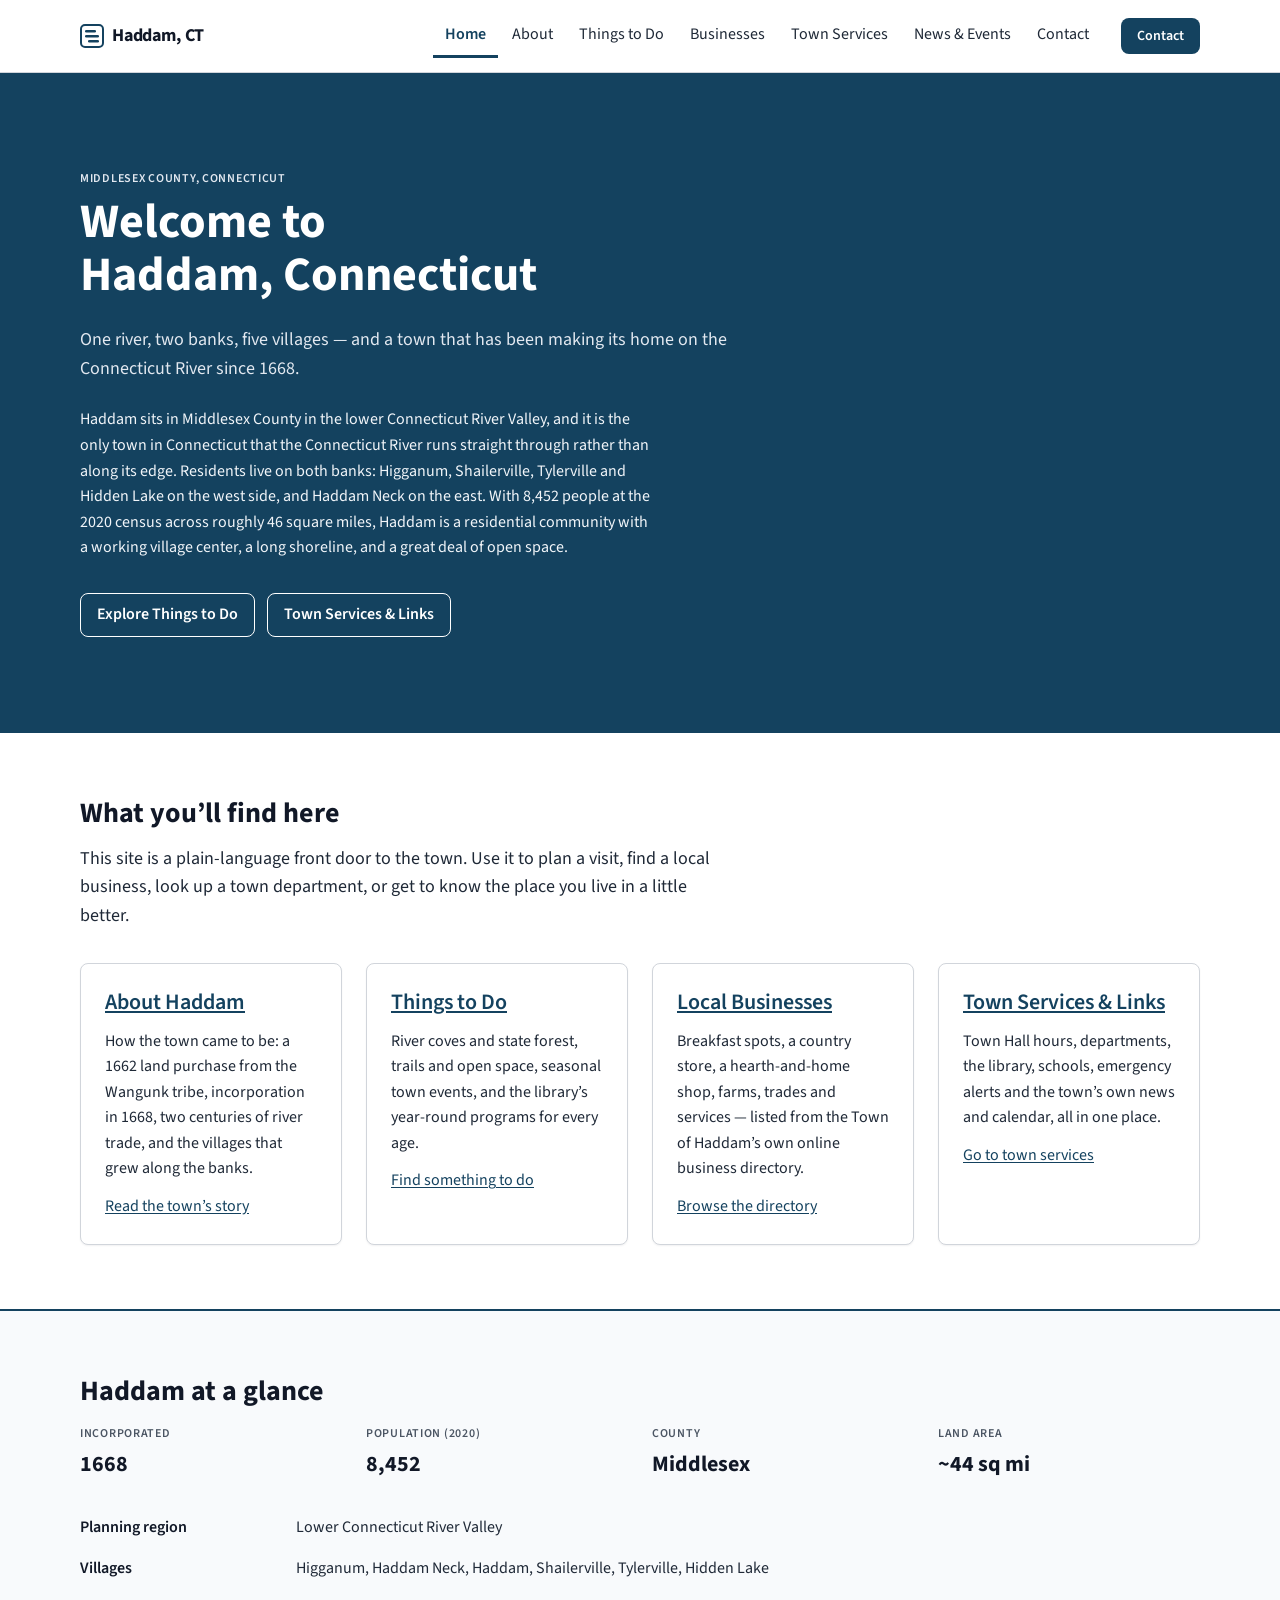
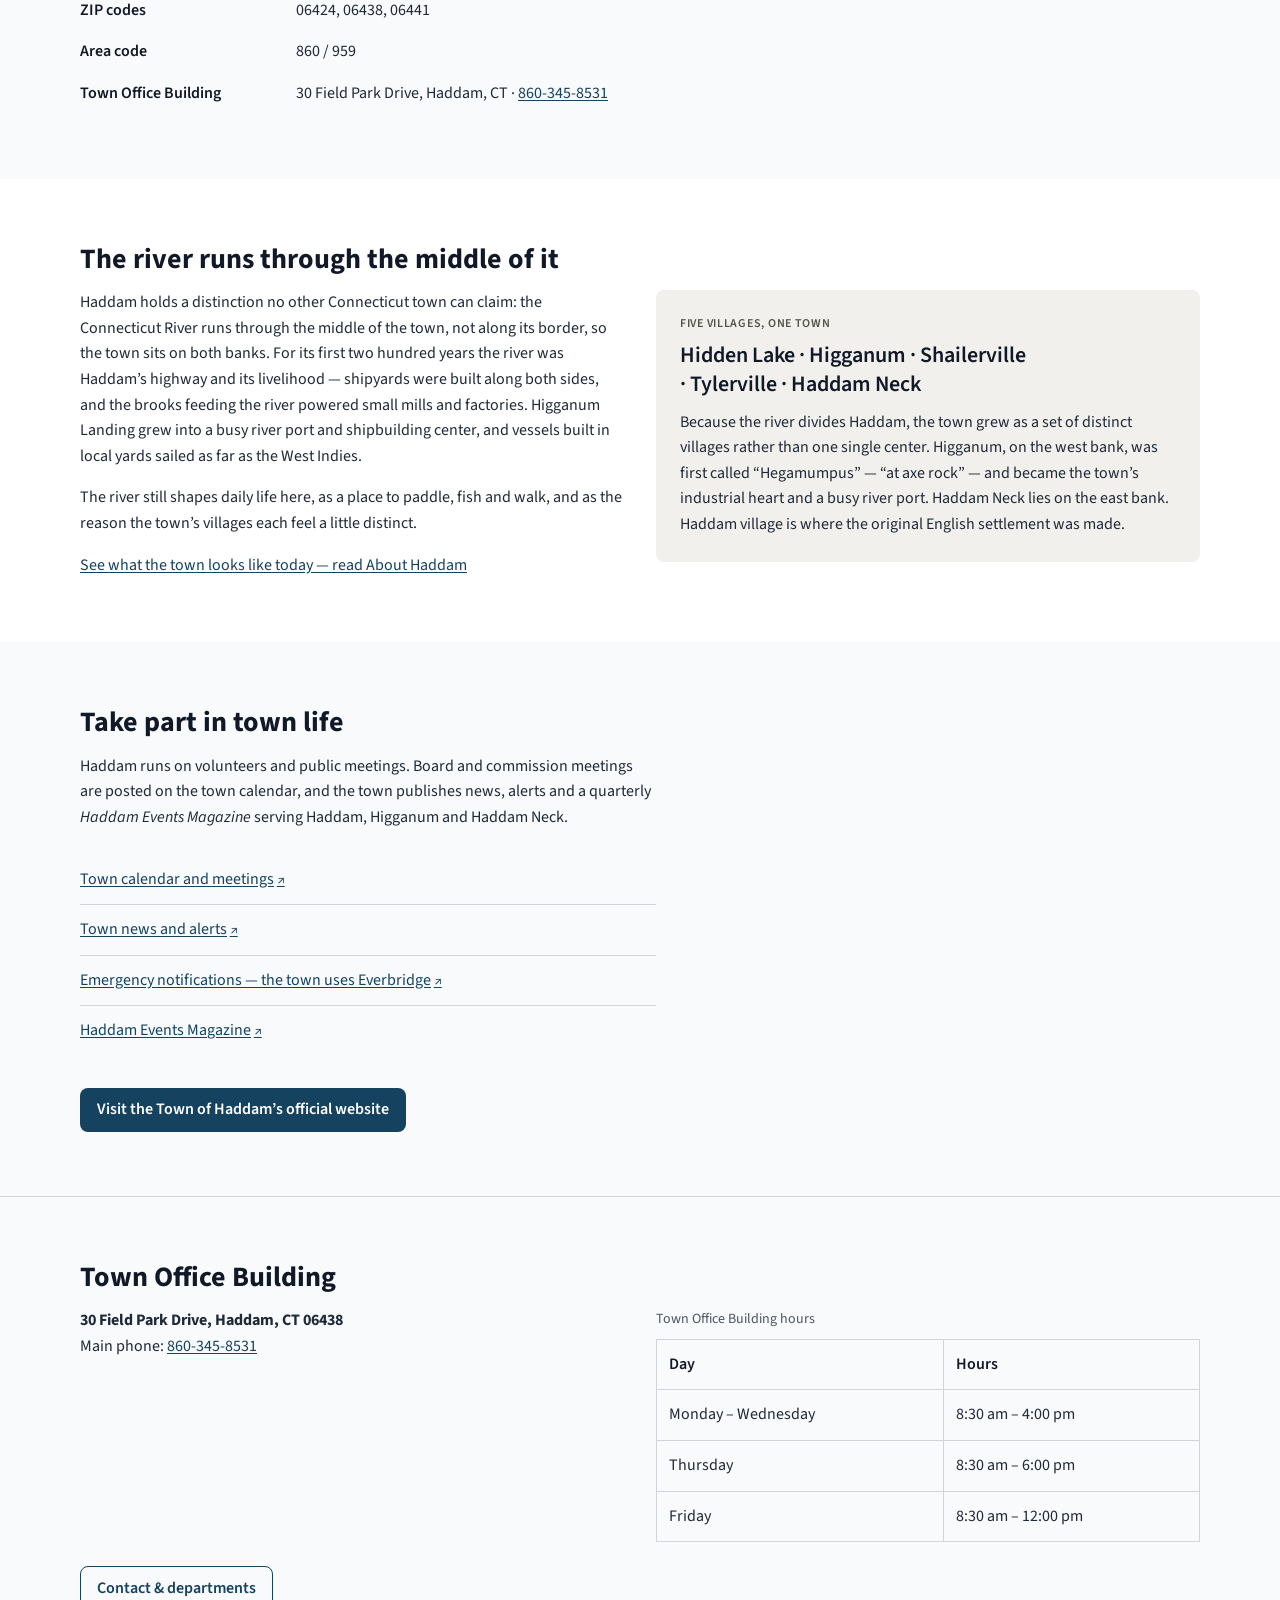
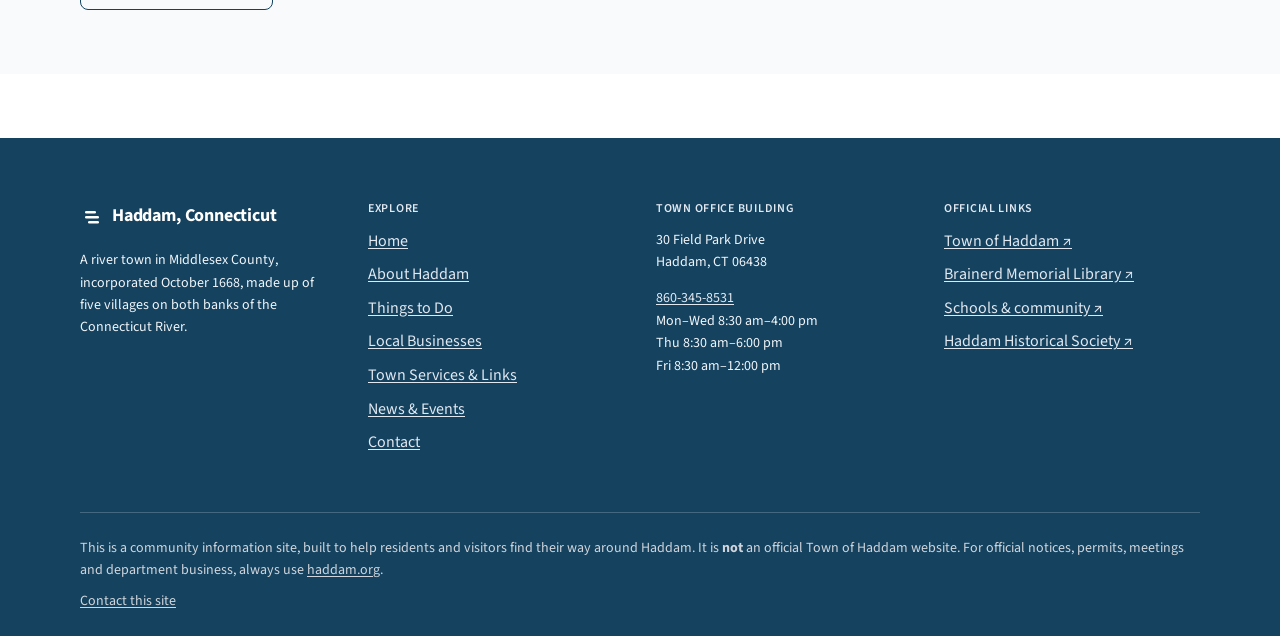
<file: index.html>
<!doctype html>
<html lang="en" class="no-js">
<head>
<meta charset="utf-8">
<meta name="viewport" content="width=device-width, initial-scale=1">
<title>Haddam, Connecticut — Community Website</title>
<meta name="description" content="Welcome to Haddam, Connecticut — a small town on both banks of the Connecticut River in Middlesex County, made up of Higganum, Haddam Neck, Haddam, Shailerville, Tylerville and Hidden Lake.">
<link rel="canonical" href="index.html">
<meta property="og:type" content="website">
<meta property="og:site_name" content="Haddam, Connecticut">
<meta property="og:title" content="Haddam, Connecticut — Community Website">
<meta property="og:description" content="One river, two banks, five villages — a community guide to Haddam, Connecticut.">
<meta property="og:url" content="index.html">
<link rel="preconnect" href="https://fonts.gstatic.com" crossorigin>
<link rel="stylesheet" href="https://fonts.googleapis.com/css2?family=Source+Sans+3:ital,wght@0,400;0,600;0,700;1,400&display=swap">
<link rel="stylesheet" href="css/main.css">
<link rel="icon" href="favicon.svg" type="image/svg+xml">
<script>document.documentElement.classList.replace('no-js','js');</script>
</head>
<body>
<a class="skip-link" href="#main">Skip to main content</a>

<header class="site-header">
  <div class="container header-inner">
    <a class="brand" href="index.html">
      <svg class="mark" width="24" height="24" viewBox="0 0 24 24" aria-hidden="true" focusable="false">
        <rect x="1" y="1" width="22" height="22" rx="4" fill="none" stroke="currentColor" stroke-width="2"/>
        <rect x="5" y="6" width="11" height="2.6" rx="1.3" fill="currentColor"/>
        <rect x="5" y="11" width="14" height="2.6" rx="1.3" fill="currentColor"/>
        <rect x="8" y="16" width="11" height="2.6" rx="1.3" fill="currentColor"/>
      </svg>
      Haddam, CT
    </a>
    <button class="nav-toggle" type="button" aria-expanded="false" aria-controls="site-nav">
      <svg class="icon-menu" width="20" height="20" viewBox="0 0 24 24" aria-hidden="true" focusable="false" fill="none" stroke="currentColor" stroke-width="2" stroke-linecap="round"><path d="M3 6h18M3 12h18M3 18h18"/></svg>
      <svg class="icon-close" width="20" height="20" viewBox="0 0 24 24" aria-hidden="true" focusable="false" fill="none" stroke="currentColor" stroke-width="2" stroke-linecap="round"><path d="M6 6l12 12M18 6L6 18"/></svg>
      Menu
    </button>
    <nav id="site-nav" aria-label="Primary" hidden>
      <ul class="nav-list">
        <li><a href="index.html" aria-current="page">Home</a></li>
        <li><a href="about.html">About<span class="sr-only"> Haddam</span></a></li>
        <li><a href="things-to-do.html">Things to Do</a></li>
        <li><a href="businesses.html">Businesses</a></li>
        <li><a href="services.html">Town Services</a></li>
        <li><a href="news-events.html">News &amp; Events</a></li>
        <li><a href="contact.html">Contact</a></li>
      </ul>
      <p class="nav-utility"><a href="contact.html">Contact</a></p>
    </nav>
  </div>
</header>

<main id="main">

  <section class="hero">
    <div class="container">
      <p class="eyebrow" style="color:#E2E8F0">Middlesex County, Connecticut</p>
      <h1>Welcome to Haddam, Connecticut</h1>
      <p class="hero-sub">One river, two banks, five villages — and a town that has been making its home on the Connecticut River since 1668.</p>
      <p>Haddam sits in Middlesex County in the lower Connecticut River Valley, and it is the only town in Connecticut that the Connecticut River runs straight through rather than along its edge. Residents live on both banks: Higganum, Shailerville, Tylerville and Hidden Lake on the west side, and Haddam Neck on the east. With 8,452 people at the 2020 census across roughly 46 square miles, Haddam is a residential community with a working village center, a long shoreline, and a great deal of open space.</p>
      <div class="cta-row">
        <a class="btn btn--on-dark" href="things-to-do.html">Explore Things to Do</a>
        <a class="btn btn--on-dark" href="services.html">Town Services &amp; Links</a>
      </div>
    </div>
  </section>

  <section>
    <div class="container">
      <h2>What you&rsquo;ll find here</h2>
      <p class="lead measure">This site is a plain-language front door to the town. Use it to plan a visit, find a local business, look up a town department, or get to know the place you live in a little better.</p>
      <div class="grid grid--cards grid--cards--wide" style="margin-top:var(--space-6)">
        <article class="card card--link">
          <h3><a class="card-link" href="about.html">About Haddam</a></h3>
          <p>How the town came to be: a 1662 land purchase from the Wangunk tribe, incorporation in 1668, two centuries of river trade, and the villages that grew along the banks.</p>
          <p><a href="about.html">Read the town&rsquo;s story<span class="sr-only"> — About Haddam</span></a></p>
        </article>
        <article class="card card--link">
          <h3><a class="card-link" href="things-to-do.html">Things to Do</a></h3>
          <p>River coves and state forest, trails and open space, seasonal town events, and the library&rsquo;s year-round programs for every age.</p>
          <p><a href="things-to-do.html">Find something to do<span class="sr-only"> — Things to Do in Haddam</span></a></p>
        </article>
        <article class="card card--link">
          <h3><a class="card-link" href="businesses.html">Local Businesses</a></h3>
          <p>Breakfast spots, a country store, a hearth-and-home shop, farms, trades and services — listed from the Town of Haddam&rsquo;s own online business directory.</p>
          <p><a href="businesses.html">Browse the directory<span class="sr-only"> — Local Businesses in Haddam</span></a></p>
        </article>
        <article class="card card--link">
          <h3><a class="card-link" href="services.html">Town Services &amp; Links</a></h3>
          <p>Town Hall hours, departments, the library, schools, emergency alerts and the town&rsquo;s own news and calendar, all in one place.</p>
          <p><a href="services.html">Go to town services<span class="sr-only"> — Town Services &amp; Links</span></a></p>
        </article>
      </div>
    </div>
  </section>

  <section class="stat-strip">
    <div class="container">
      <h2>Haddam at a glance</h2>
      <dl class="stat-grid">
        <div class="stat"><dt>Incorporated</dt><dd class="num">1668</dd></div>
        <div class="stat"><dt>Population (2020)</dt><dd class="num">8,452</dd></div>
        <div class="stat"><dt>County</dt><dd>Middlesex</dd></div>
        <div class="stat"><dt>Land area</dt><dd class="num">~44 sq mi</dd></div>
      </dl>
      <dl class="facts" style="margin-top:var(--space-6)">
        <dt>Planning region</dt><dd>Lower Connecticut River Valley</dd>
        <dt>Villages</dt><dd>Higganum, Haddam Neck, Haddam, Shailerville, Tylerville, Hidden Lake</dd>
        <dt>ZIP codes</dt><dd class="num">06424, 06438, 06441</dd>
        <dt>Area code</dt><dd class="num">860 / 959</dd>
        <dt>Town Office Building</dt><dd>30 Field Park Drive, Haddam, CT · <a class="num" href="tel:+18603458531">860-345-8531</a></dd>
      </dl>
    </div>
  </section>

  <section>
    <div class="container">
      <h2>The river runs through the middle of it</h2>
      <div class="split">
        <div class="prose measure">
          <p>Haddam holds a distinction no other Connecticut town can claim: the Connecticut River runs through the middle of the town, not along its border, so the town sits on both banks. For its first two hundred years the river was Haddam&rsquo;s highway and its livelihood — shipyards were built along both sides, and the brooks feeding the river powered small mills and factories. Higganum Landing grew into a busy river port and shipbuilding center, and vessels built in local yards sailed as far as the West Indies.</p>
          <p>The river still shapes daily life here, as a place to paddle, fish and walk, and as the reason the town&rsquo;s villages each feel a little distinct.</p>
          <p><a href="about.html">See what the town looks like today &mdash; read About Haddam<span class="sr-only"> (About Haddam)</span></a></p>
        </div>
        <div class="history">
          <p class="eyebrow">Five villages, one town</p>
          <h3>Hidden Lake · Higganum · Shailerville · Tylerville · Haddam Neck</h3>
          <p>Because the river divides Haddam, the town grew as a set of distinct villages rather than one single center. Higganum, on the west bank, was first called &ldquo;Hegamumpus&rdquo; &mdash; &ldquo;at axe rock&rdquo; &mdash; and became the town&rsquo;s industrial heart and a busy river port. Haddam Neck lies on the east bank. Haddam village is where the original English settlement was made.</p>
        </div>
      </div>
    </div>
  </section>

  <section class="section--alt">
    <div class="container">
      <h2>Take part in town life</h2>
      <div class="prose measure">
        <p>Haddam runs on volunteers and public meetings. Board and commission meetings are posted on the town calendar, and the town publishes news, alerts and a quarterly <em>Haddam Events Magazine</em> serving Haddam, Higganum and Haddam Neck.</p>
      </div>
      <ul class="link-list link-list--external measure" style="margin-top:var(--space-5)">
        <li><a href="https://www.haddam.org/Calendar.aspx" target="_blank" rel="noopener">Town calendar and meetings<span class="sr-only"> (opens in a new tab)</span></a></li>
        <li><a href="https://www.haddam.org/CivicAlerts.aspx" target="_blank" rel="noopener">Town news and alerts<span class="sr-only"> (opens in a new tab)</span></a></li>
        <li><a href="https://www.haddam.org/CivicAlerts.aspx?AID=102" target="_blank" rel="noopener">Emergency notifications &mdash; the town uses Everbridge<span class="sr-only"> (opens in a new tab)</span></a></li>
        <li><a href="https://www.haddam.org/573/Haddam-Events-Magazine" target="_blank" rel="noopener">Haddam Events Magazine<span class="sr-only"> (opens in a new tab)</span></a></li>
      </ul>
      <div class="cta-row" style="margin-top:var(--space-6)">
        <a class="btn btn--primary" href="https://www.haddam.org/" target="_blank" rel="noopener">Visit the Town of Haddam&rsquo;s official website<span class="sr-only"> (opens in a new tab)</span></a>
      </div>
    </div>
  </section>

  <section class="contact-band">
    <div class="container">
      <h2>Town Office Building</h2>
      <div class="split">
        <address class="prose">
          <p><strong>30 Field Park Drive, Haddam, CT 06438</strong><br>
          Main phone: <a class="num" href="tel:+18603458531">860-345-8531</a></p>
        </address>
        <div>
          <table>
            <caption>Town Office Building hours</caption>
            <thead><tr><th scope="col">Day</th><th scope="col">Hours</th></tr></thead>
            <tbody>
              <tr><td>Monday &ndash; Wednesday</td><td class="num">8:30 am &ndash; 4:00 pm</td></tr>
              <tr><td>Thursday</td><td class="num">8:30 am &ndash; 6:00 pm</td></tr>
              <tr><td>Friday</td><td class="num">8:30 am &ndash; 12:00 pm</td></tr>
            </tbody>
          </table>
        </div>
      </div>
      <div class="cta-row" style="margin-top:var(--space-5)">
        <a class="btn btn--secondary" href="contact.html">Contact &amp; departments</a>
      </div>
    </div>
  </section>

</main>

<footer class="site-footer">
  <div class="container">
    <div class="footer-grid">
      <div>
        <a class="brand" href="index.html">
          <svg class="mark" width="24" height="24" viewBox="0 0 24 24" aria-hidden="true" focusable="false">
            <rect x="5" y="6" width="11" height="2.6" rx="1.3" fill="currentColor"/>
            <rect x="5" y="11" width="14" height="2.6" rx="1.3" fill="currentColor"/>
            <rect x="8" y="16" width="11" height="2.6" rx="1.3" fill="currentColor"/>
          </svg>
          Haddam, Connecticut
        </a>
        <p style="margin-top:var(--space-3)">A river town in Middlesex County, incorporated October 1668, made up of five villages on both banks of the Connecticut River.</p>
      </div>
      <div>
        <h2>Explore</h2>
        <ul>
          <li><a href="index.html">Home</a></li>
          <li><a href="about.html">About Haddam</a></li>
          <li><a href="things-to-do.html">Things to Do</a></li>
          <li><a href="businesses.html">Local Businesses</a></li>
          <li><a href="services.html">Town Services &amp; Links</a></li>
          <li><a href="news-events.html">News &amp; Events</a></li>
          <li><a href="contact.html">Contact</a></li>
        </ul>
      </div>
      <div>
        <h2>Town Office Building</h2>
        <address>
          <p>30 Field Park Drive<br>Haddam, CT 06438</p>
          <p><a class="num" href="tel:+18603458531">860-345-8531</a></p>
        </address>
        <p>Mon&ndash;Wed 8:30 am&ndash;4:00 pm<br>Thu 8:30 am&ndash;6:00 pm<br>Fri 8:30 am&ndash;12:00 pm</p>
      </div>
      <div>
        <h2>Official links</h2>
        <ul>
          <li><a href="https://www.haddam.org/" target="_blank" rel="noopener">Town of Haddam<span class="sr-only"> (opens in a new tab)</span> &#8599;</a></li>
          <li><a href="https://brainerdlibrary.org/" target="_blank" rel="noopener">Brainerd Memorial Library<span class="sr-only"> (opens in a new tab)</span> &#8599;</a></li>
          <li><a href="https://www.haddam.org/31/Community" target="_blank" rel="noopener">Schools &amp; community<span class="sr-only"> (opens in a new tab)</span> &#8599;</a></li>
          <li><a href="https://www.haddamhistory.org/" target="_blank" rel="noopener">Haddam Historical Society<span class="sr-only"> (opens in a new tab)</span> &#8599;</a></li>
        </ul>
      </div>
    </div>
    <div class="footer-bottom">
      <p>This is a community information site, built to help residents and visitors find their way around Haddam. It is <strong>not</strong> an official Town of Haddam website. For official notices, permits, meetings and department business, always use <a href="https://www.haddam.org/" target="_blank" rel="noopener">haddam.org<span class="sr-only"> (opens in a new tab)</span></a>.</p>
      <p><a href="contact.html">Contact this site</a></p>
    </div>
  </div>
</footer>

<script src="js/site.js" defer></script>
</body>
</html>
</file>
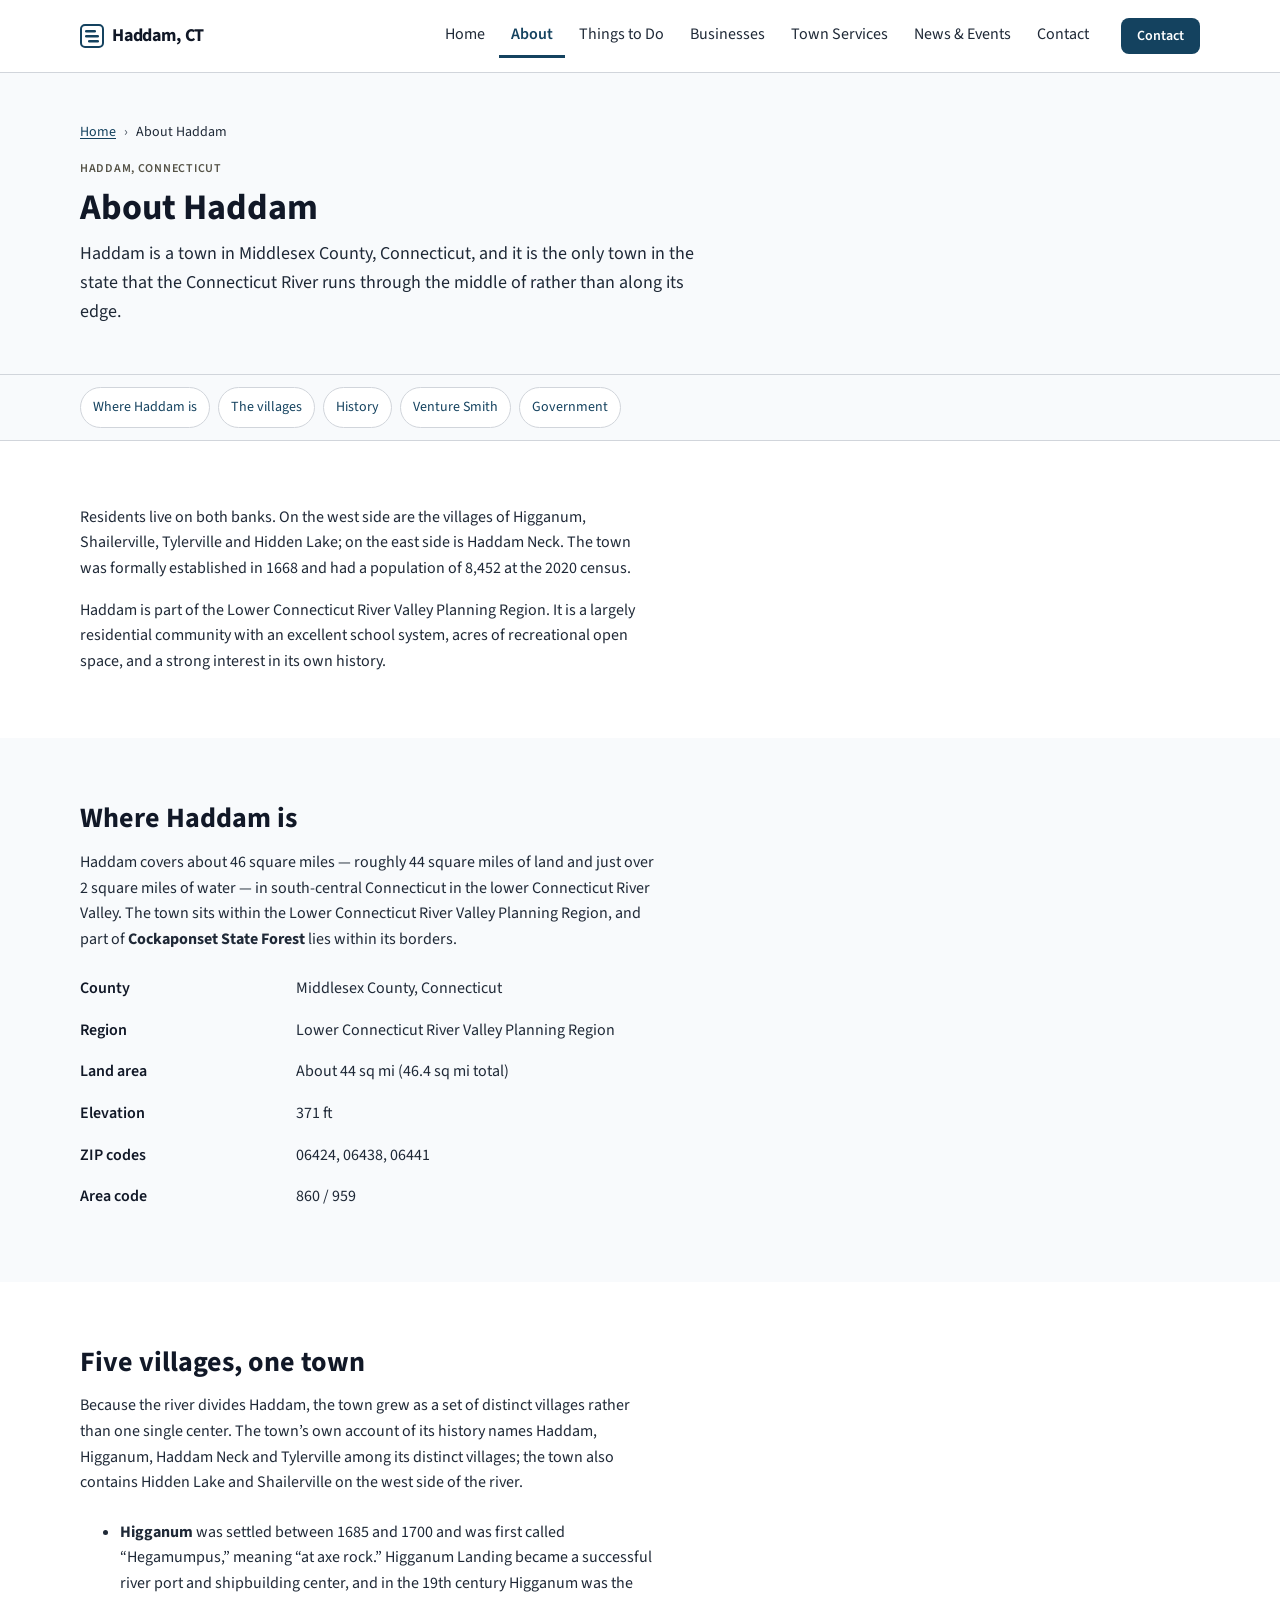
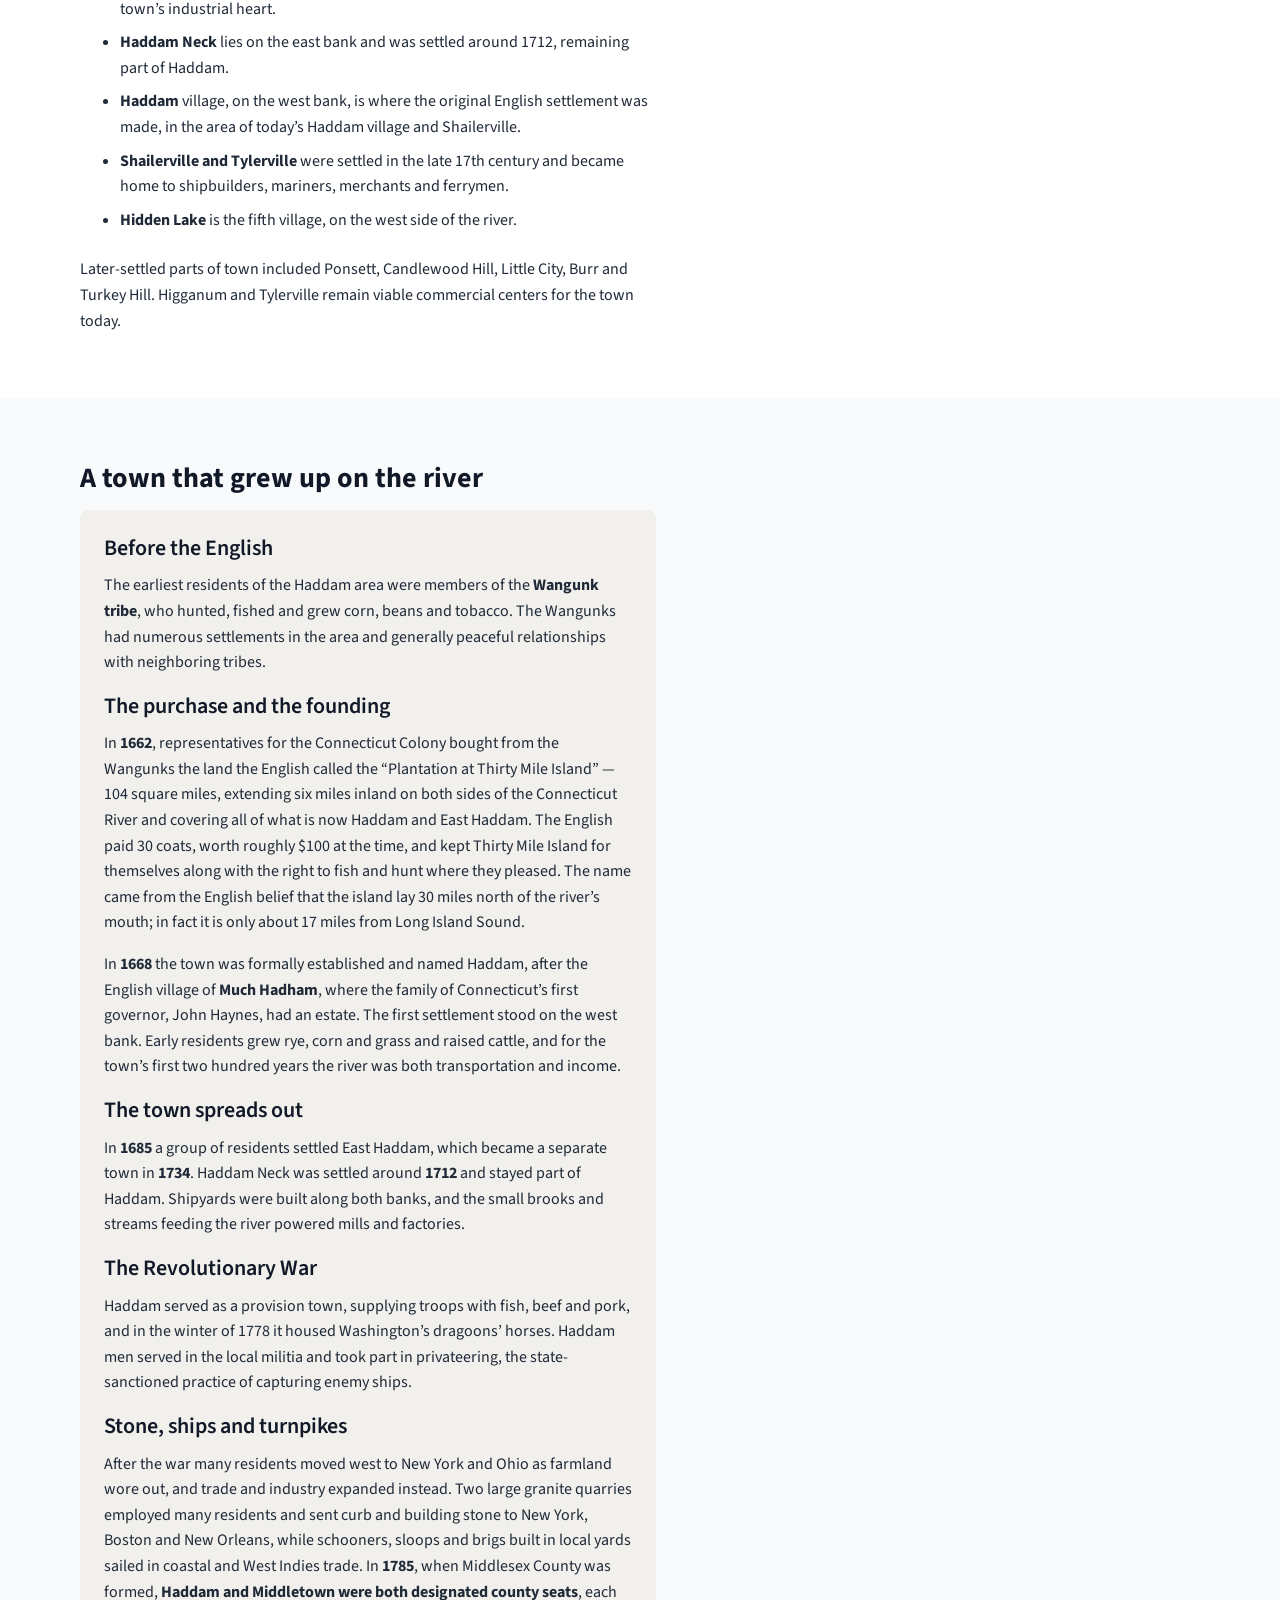
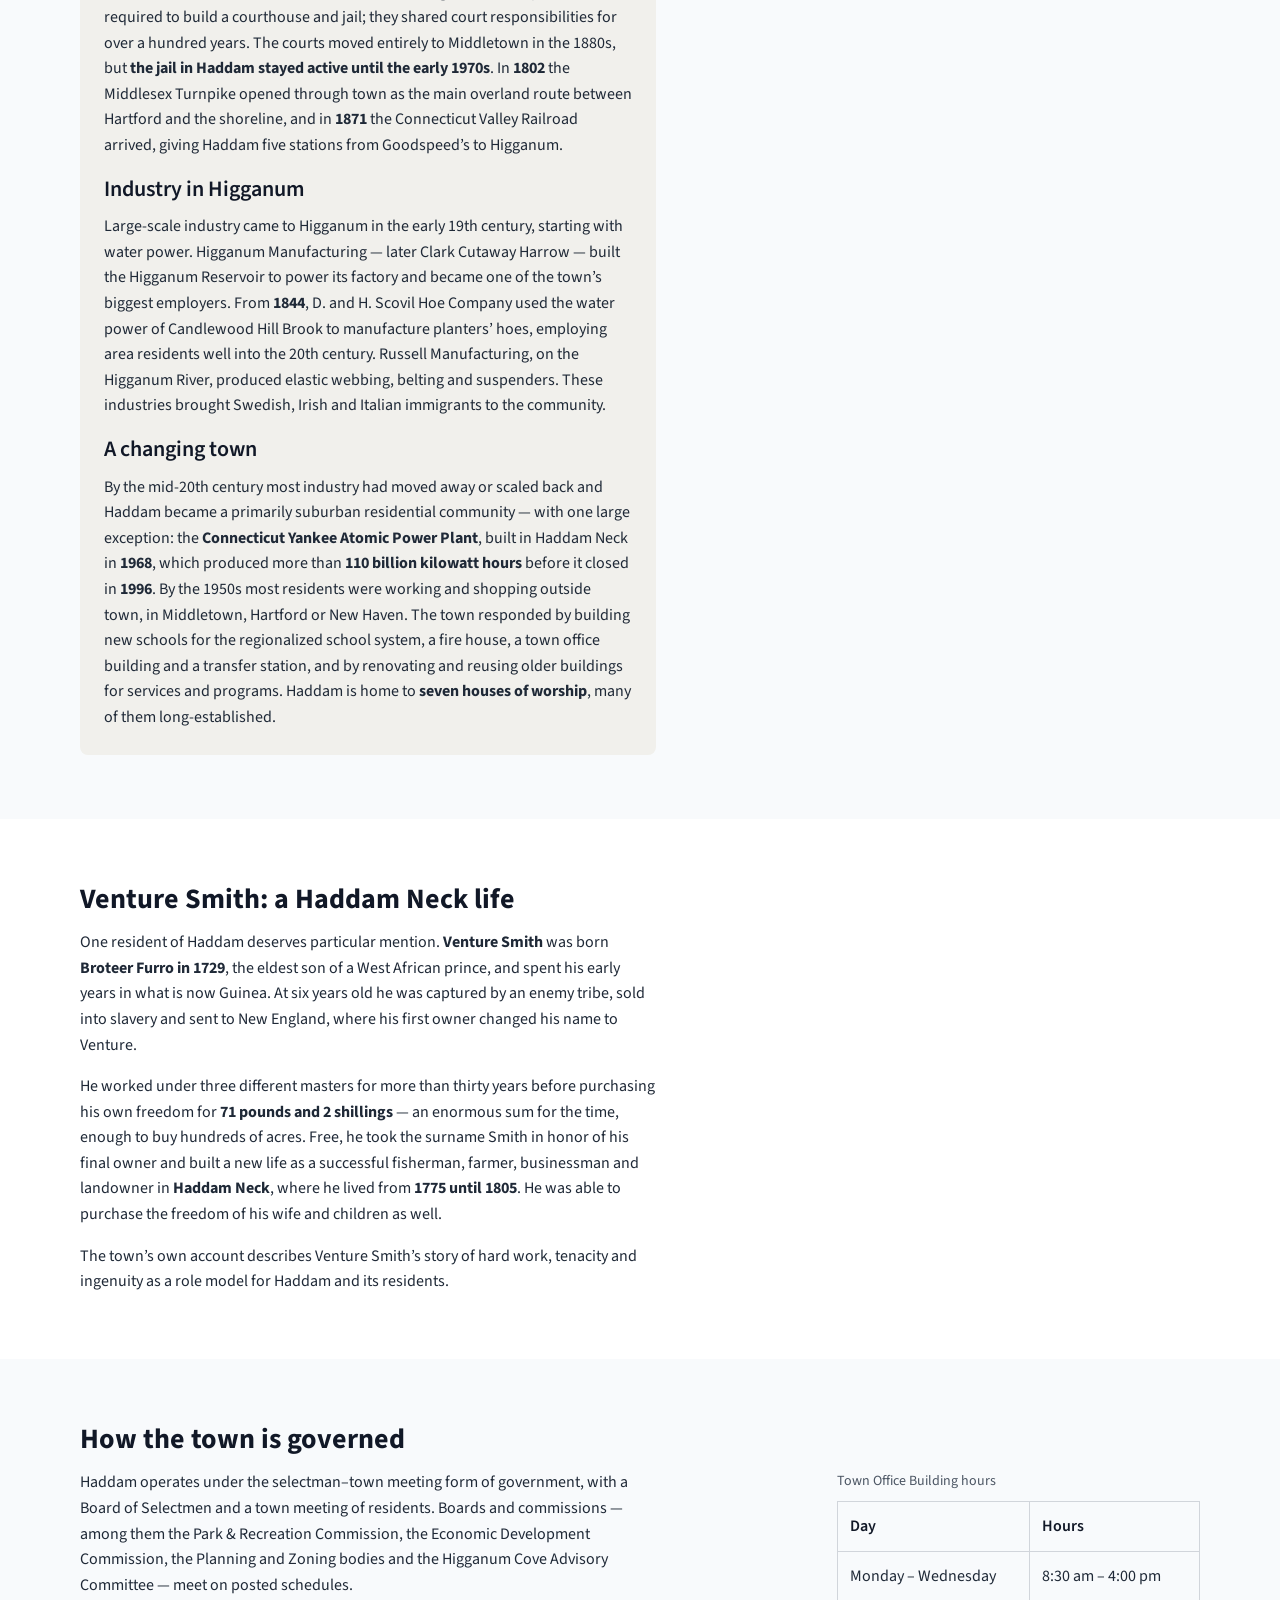
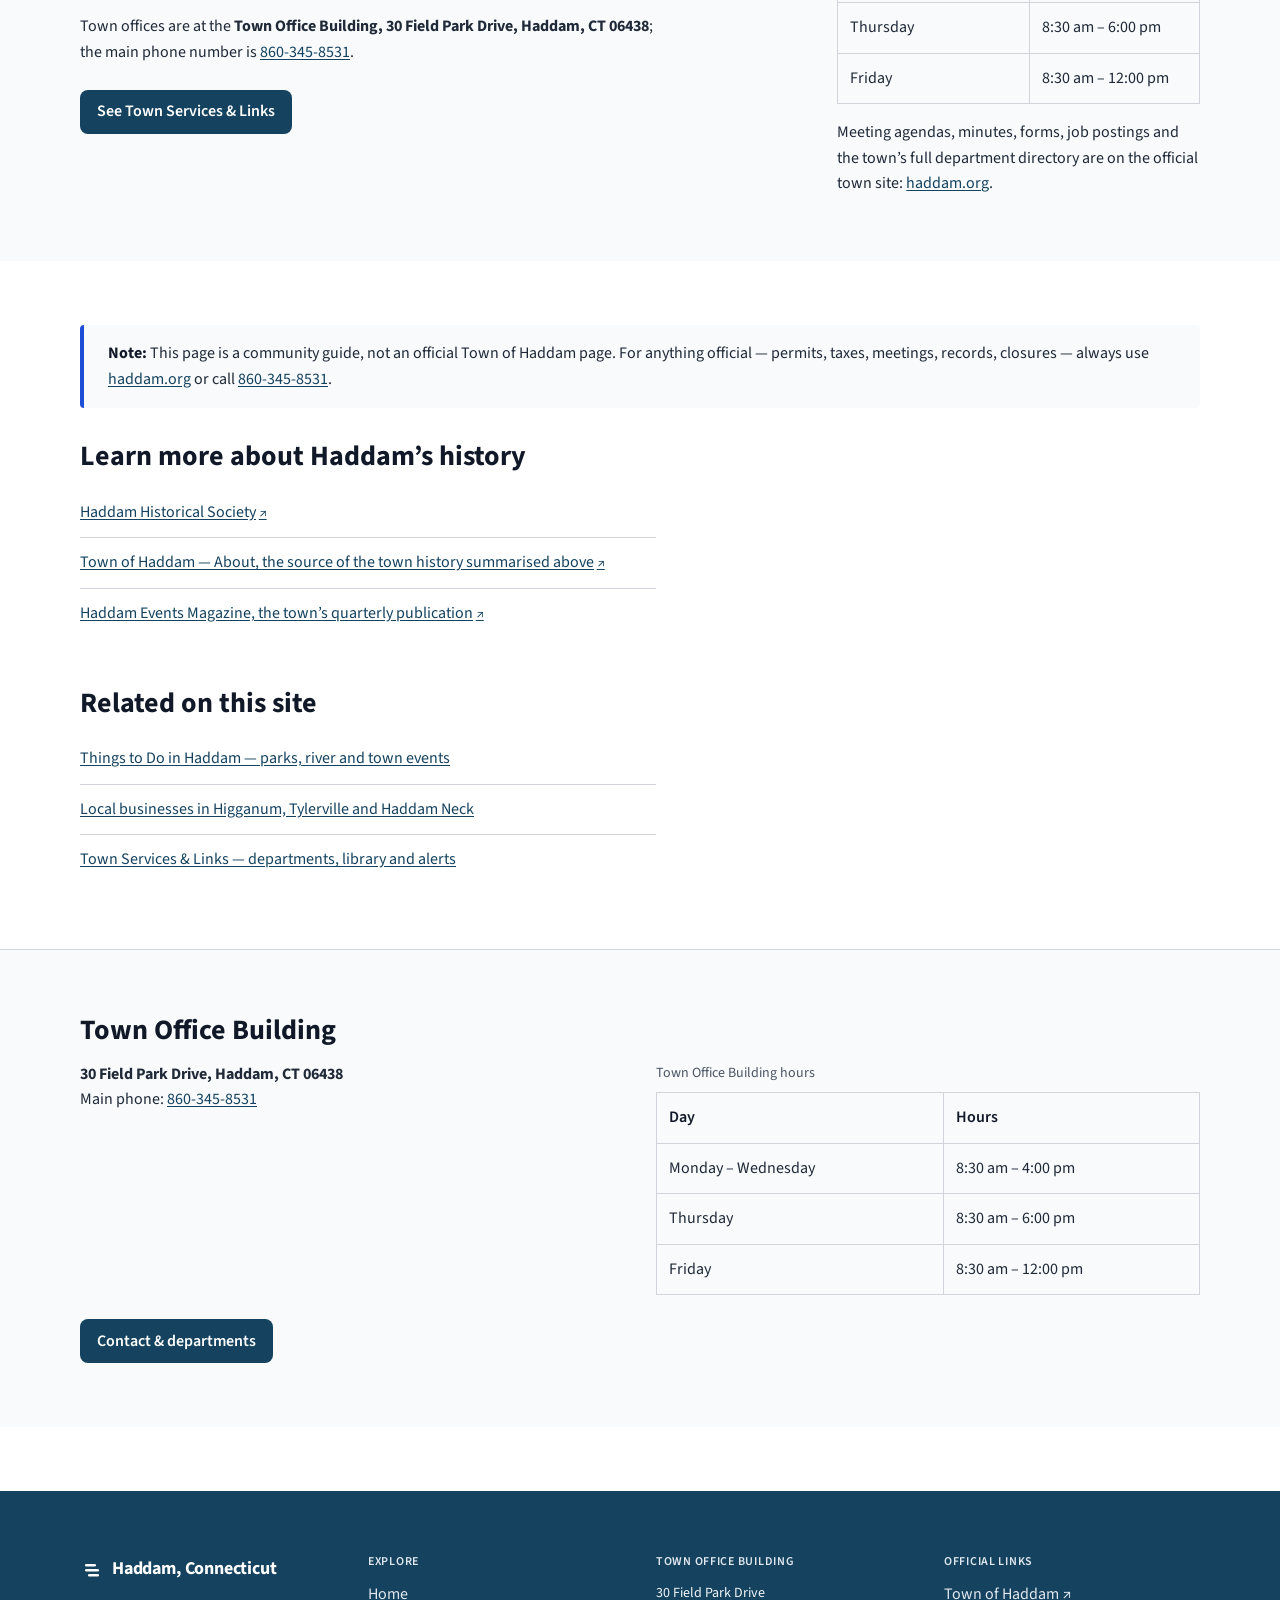
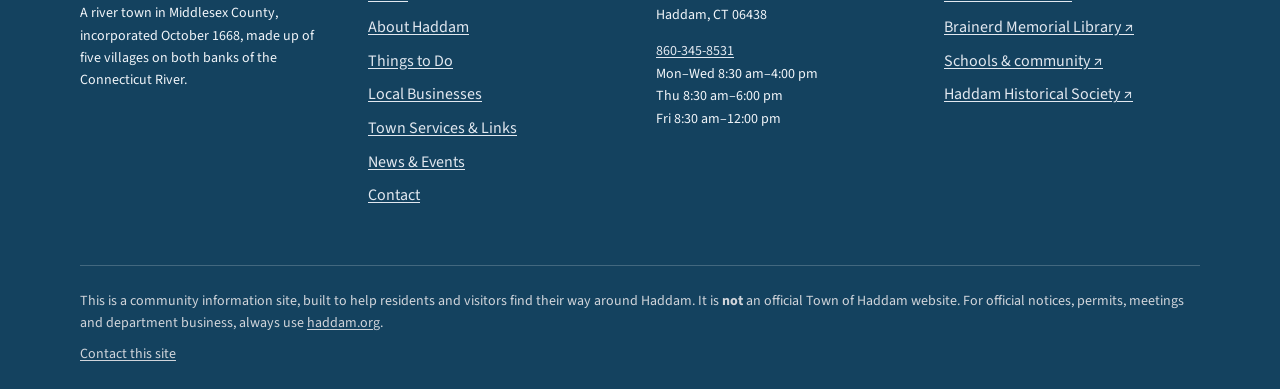
<file: about.html>
<!doctype html>
<html lang="en" class="no-js">
<head>
<meta charset="utf-8">
<meta name="viewport" content="width=device-width, initial-scale=1">
<title>About Haddam, CT — History, Geography &amp; Government</title>
<meta name="description" content="Learn about Haddam, Connecticut — the only Connecticut town the Connecticut River runs through, incorporated in 1668, made up of five villages across Middlesex County.">
<link rel="canonical" href="about.html">
<meta property="og:type" content="article">
<meta property="og:site_name" content="Haddam, Connecticut">
<meta property="og:title" content="About Haddam, CT — History, Geography &amp; Government">
<meta property="og:description" content="History, geography and government of Haddam, Connecticut — incorporated 1668 on both banks of the Connecticut River.">
<meta property="og:url" content="about.html">
<link rel="preconnect" href="https://fonts.gstatic.com" crossorigin>
<link rel="stylesheet" href="https://fonts.googleapis.com/css2?family=Source+Sans+3:ital,wght@0,400;0,600;0,700;1,400&display=swap">
<link rel="stylesheet" href="css/main.css">
<link rel="icon" href="favicon.svg" type="image/svg+xml">
<script>document.documentElement.classList.replace('no-js','js');</script>
</head>
<body>
<a class="skip-link" href="#main">Skip to main content</a>

<header class="site-header">
  <div class="container header-inner">
    <a class="brand" href="index.html">
      <svg class="mark" width="24" height="24" viewBox="0 0 24 24" aria-hidden="true" focusable="false">
        <rect x="1" y="1" width="22" height="22" rx="4" fill="none" stroke="currentColor" stroke-width="2"/>
        <rect x="5" y="6" width="11" height="2.6" rx="1.3" fill="currentColor"/>
        <rect x="5" y="11" width="14" height="2.6" rx="1.3" fill="currentColor"/>
        <rect x="8" y="16" width="11" height="2.6" rx="1.3" fill="currentColor"/>
      </svg>
      Haddam, CT
    </a>
    <button class="nav-toggle" type="button" aria-expanded="false" aria-controls="site-nav">
      <svg class="icon-menu" width="20" height="20" viewBox="0 0 24 24" aria-hidden="true" focusable="false" fill="none" stroke="currentColor" stroke-width="2" stroke-linecap="round"><path d="M3 6h18M3 12h18M3 18h18"/></svg>
      <svg class="icon-close" width="20" height="20" viewBox="0 0 24 24" aria-hidden="true" focusable="false" fill="none" stroke="currentColor" stroke-width="2" stroke-linecap="round"><path d="M6 6l12 12M18 6L6 18"/></svg>
      Menu
    </button>
    <nav id="site-nav" aria-label="Primary" hidden>
      <ul class="nav-list">
        <li><a href="index.html">Home</a></li>
        <li><a href="about.html" aria-current="page">About<span class="sr-only"> Haddam</span></a></li>
        <li><a href="things-to-do.html">Things to Do</a></li>
        <li><a href="businesses.html">Businesses</a></li>
        <li><a href="services.html">Town Services</a></li>
        <li><a href="news-events.html">News &amp; Events</a></li>
        <li><a href="contact.html">Contact</a></li>
      </ul>
      <p class="nav-utility"><a href="contact.html">Contact</a></p>
    </nav>
  </div>
</header>

<main id="main">

  <div class="page-header">
    <div class="container">
      <nav class="breadcrumb" aria-label="Breadcrumb">
        <ol>
          <li><a href="index.html">Home</a></li>
          <li aria-current="page">About Haddam</li>
        </ol>
      </nav>
      <p class="eyebrow">Haddam, Connecticut</p>
      <h1>About Haddam</h1>
      <p class="lead">Haddam is a town in Middlesex County, Connecticut, and it is the only town in the state that the Connecticut River runs through the middle of rather than along its edge.</p>
    </div>
  </div>

  <nav class="jump-nav" aria-label="On this page">
    <div class="container">
      <ul>
        <li><a href="#where">Where Haddam is</a></li>
        <li><a href="#villages">The villages</a></li>
        <li><a href="#history">History</a></li>
        <li><a href="#venture-smith">Venture Smith</a></li>
        <li><a href="#government">Government</a></li>
      </ul>
    </div>
  </nav>

  <section>
    <div class="container">
      <div class="prose measure">
        <p>Residents live on both banks. On the west side are the villages of Higganum, Shailerville, Tylerville and Hidden Lake; on the east side is Haddam Neck. The town was formally established in 1668 and had a population of 8,452 at the 2020 census.</p>
        <p>Haddam is part of the Lower Connecticut River Valley Planning Region. It is a largely residential community with an excellent school system, acres of recreational open space, and a strong interest in its own history.</p>
      </div>
    </div>
  </section>

  <section id="where" class="section--alt">
    <div class="container">
      <h2>Where Haddam is</h2>
      <div class="prose measure">
        <p>Haddam covers about 46 square miles — roughly 44 square miles of land and just over 2 square miles of water — in south-central Connecticut in the lower Connecticut River Valley. The town sits within the Lower Connecticut River Valley Planning Region, and part of <strong>Cockaponset State Forest</strong> lies within its borders.</p>
      </div>
      <dl class="facts" style="margin-top:var(--space-5)">
        <dt>County</dt><dd>Middlesex County, Connecticut</dd>
        <dt>Region</dt><dd>Lower Connecticut River Valley Planning Region</dd>
        <dt>Land area</dt><dd>About 44 sq mi (46.4 sq mi total)</dd>
        <dt>Elevation</dt><dd>371 ft</dd>
        <dt>ZIP codes</dt><dd class="num">06424, 06438, 06441</dd>
        <dt>Area code</dt><dd class="num">860 / 959</dd>
      </dl>
    </div>
  </section>

  <section id="villages">
    <div class="container">
      <h2>Five villages, one town</h2>
      <div class="prose measure">
        <p>Because the river divides Haddam, the town grew as a set of distinct villages rather than one single center. The town&rsquo;s own account of its history names Haddam, Higganum, Haddam Neck and Tylerville among its distinct villages; the town also contains Hidden Lake and Shailerville on the west side of the river.</p>
      </div>
      <ul class="prose measure" style="margin-top:var(--space-5)">
        <li><strong>Higganum</strong> was settled between 1685 and 1700 and was first called &ldquo;Hegamumpus,&rdquo; meaning &ldquo;at axe rock.&rdquo; Higganum Landing became a successful river port and shipbuilding center, and in the 19th century Higganum was the town&rsquo;s industrial heart.</li>
        <li><strong>Haddam Neck</strong> lies on the east bank and was settled around 1712, remaining part of Haddam.</li>
        <li><strong>Haddam</strong> village, on the west bank, is where the original English settlement was made, in the area of today&rsquo;s Haddam village and Shailerville.</li>
        <li><strong>Shailerville and Tylerville</strong> were settled in the late 17th century and became home to shipbuilders, mariners, merchants and ferrymen.</li>
        <li><strong>Hidden Lake</strong> is the fifth village, on the west side of the river.</li>
      </ul>
      <p class="measure" style="margin-top:var(--space-5)">Later-settled parts of town included Ponsett, Candlewood Hill, Little City, Burr and Turkey Hill. Higganum and Tylerville remain viable commercial centers for the town today.</p>
    </div>
  </section>

  <section id="history" class="section--alt">
    <div class="container">
      <h2>A town that grew up on the river</h2>
      <div class="history prose measure">
        <h3>Before the English</h3>
        <p>The earliest residents of the Haddam area were members of the <strong>Wangunk tribe</strong>, who hunted, fished and grew corn, beans and tobacco. The Wangunks had numerous settlements in the area and generally peaceful relationships with neighboring tribes.</p>

        <h3>The purchase and the founding</h3>
        <p>In <strong>1662</strong>, representatives for the Connecticut Colony bought from the Wangunks the land the English called the &ldquo;Plantation at Thirty Mile Island&rdquo; — 104 square miles, extending six miles inland on both sides of the Connecticut River and covering all of what is now Haddam and East Haddam. The English paid 30 coats, worth roughly $100 at the time, and kept Thirty Mile Island for themselves along with the right to fish and hunt where they pleased. The name came from the English belief that the island lay 30 miles north of the river&rsquo;s mouth; in fact it is only about 17 miles from Long Island Sound.</p>
        <p>In <strong>1668</strong> the town was formally established and named Haddam, after the English village of <strong>Much Hadham</strong>, where the family of Connecticut&rsquo;s first governor, John Haynes, had an estate. The first settlement stood on the west bank. Early residents grew rye, corn and grass and raised cattle, and for the town&rsquo;s first two hundred years the river was both transportation and income.</p>

        <h3>The town spreads out</h3>
        <p>In <strong>1685</strong> a group of residents settled East Haddam, which became a separate town in <strong>1734</strong>. Haddam Neck was settled around <strong>1712</strong> and stayed part of Haddam. Shipyards were built along both banks, and the small brooks and streams feeding the river powered mills and factories.</p>

        <h3>The Revolutionary War</h3>
        <p>Haddam served as a provision town, supplying troops with fish, beef and pork, and in the winter of 1778 it housed Washington&rsquo;s dragoons&rsquo; horses. Haddam men served in the local militia and took part in privateering, the state-sanctioned practice of capturing enemy ships.</p>

        <h3>Stone, ships and turnpikes</h3>
        <p>After the war many residents moved west to New York and Ohio as farmland wore out, and trade and industry expanded instead. Two large granite quarries employed many residents and sent curb and building stone to New York, Boston and New Orleans, while schooners, sloops and brigs built in local yards sailed in coastal and West Indies trade. In <strong>1785</strong>, when Middlesex County was formed, <strong>Haddam and Middletown were both designated county seats</strong>, each required to build a courthouse and jail; they shared court responsibilities for over a hundred years. The courts moved entirely to Middletown in the 1880s, but <strong>the jail in Haddam stayed active until the early 1970s</strong>. In <strong>1802</strong> the Middlesex Turnpike opened through town as the main overland route between Hartford and the shoreline, and in <strong>1871</strong> the Connecticut Valley Railroad arrived, giving Haddam five stations from Goodspeed&rsquo;s to Higganum.</p>

        <h3>Industry in Higganum</h3>
        <p>Large-scale industry came to Higganum in the early 19th century, starting with water power. Higganum Manufacturing — later Clark Cutaway Harrow — built the Higganum Reservoir to power its factory and became one of the town&rsquo;s biggest employers. From <strong>1844</strong>, D. and H. Scovil Hoe Company used the water power of Candlewood Hill Brook to manufacture planters&rsquo; hoes, employing area residents well into the 20th century. Russell Manufacturing, on the Higganum River, produced elastic webbing, belting and suspenders. These industries brought Swedish, Irish and Italian immigrants to the community.</p>

        <h3>A changing town</h3>
        <p>By the mid-20th century most industry had moved away or scaled back and Haddam became a primarily suburban residential community — with one large exception: the <strong>Connecticut Yankee Atomic Power Plant</strong>, built in Haddam Neck in <strong>1968</strong>, which produced more than <strong>110 billion kilowatt hours</strong> before it closed in <strong>1996</strong>. By the 1950s most residents were working and shopping outside town, in Middletown, Hartford or New Haven. The town responded by building new schools for the regionalized school system, a fire house, a town office building and a transfer station, and by renovating and reusing older buildings for services and programs. Haddam is home to <strong>seven houses of worship</strong>, many of them long-established.</p>
      </div>
    </div>
  </section>

  <section id="venture-smith">
    <div class="container">
      <h2>Venture Smith: a Haddam Neck life</h2>
      <div class="prose measure">
        <p>One resident of Haddam deserves particular mention. <strong>Venture Smith</strong> was born <strong>Broteer Furro in 1729</strong>, the eldest son of a West African prince, and spent his early years in what is now Guinea. At six years old he was captured by an enemy tribe, sold into slavery and sent to New England, where his first owner changed his name to Venture.</p>
        <p>He worked under three different masters for more than thirty years before purchasing his own freedom for <strong>71 pounds and 2 shillings</strong> — an enormous sum for the time, enough to buy hundreds of acres. Free, he took the surname Smith in honor of his final owner and built a new life as a successful fisherman, farmer, businessman and landowner in <strong>Haddam Neck</strong>, where he lived from <strong>1775 until 1805</strong>. He was able to purchase the freedom of his wife and children as well.</p>
        <p>The town&rsquo;s own account describes Venture Smith&rsquo;s story of hard work, tenacity and ingenuity as a role model for Haddam and its residents.</p>
      </div>
    </div>
  </section>

  <section id="government" class="section--alt">
    <div class="container">
      <h2>How the town is governed</h2>
      <div class="split split--sidebar">
        <div>
          <div class="prose measure">
            <p>Haddam operates under the selectman–town meeting form of government, with a Board of Selectmen and a town meeting of residents. Boards and commissions — among them the Park &amp; Recreation Commission, the Economic Development Commission, the Planning and Zoning bodies and the Higganum Cove Advisory Committee — meet on posted schedules.</p>
            <p>Town offices are at the <strong>Town Office Building, 30 Field Park Drive, Haddam, CT 06438</strong>; the main phone number is <a class="num" href="tel:+18603458531">860-345-8531</a>.</p>
          </div>
          <div class="cta-row" style="margin-top:var(--space-5)">
            <a class="btn btn--primary" href="services.html">See Town Services &amp; Links</a>
          </div>
        </div>
        <div>
          <table>
            <caption>Town Office Building hours</caption>
            <thead><tr><th scope="col">Day</th><th scope="col">Hours</th></tr></thead>
            <tbody>
              <tr><td>Monday &ndash; Wednesday</td><td class="num">8:30 am &ndash; 4:00 pm</td></tr>
              <tr><td>Thursday</td><td class="num">8:30 am &ndash; 6:00 pm</td></tr>
              <tr><td>Friday</td><td class="num">8:30 am &ndash; 12:00 pm</td></tr>
            </tbody>
          </table>
          <p style="margin-top:var(--space-4)">Meeting agendas, minutes, forms, job postings and the town&rsquo;s full department directory are on the official town site: <a href="https://www.haddam.org/" target="_blank" rel="noopener">haddam.org<span class="sr-only"> (opens in a new tab)</span></a>.</p>
        </div>
      </div>
    </div>
  </section>

  <section>
    <div class="container">
      <div class="callout callout--info">
        <p><strong class="lead-in">Note:</strong> This page is a community guide, not an official Town of Haddam page. For anything official — permits, taxes, meetings, records, closures — always use <a href="https://www.haddam.org/" target="_blank" rel="noopener">haddam.org<span class="sr-only"> (opens in a new tab)</span></a> or call <a class="num" href="tel:+18603458531">860-345-8531</a>.</p>
      </div>
      <h2>Learn more about Haddam&rsquo;s history</h2>
      <ul class="link-list link-list--external measure">
        <li><a href="https://www.haddamhistory.org/" target="_blank" rel="noopener">Haddam Historical Society<span class="sr-only"> (opens in a new tab)</span></a></li>
        <li><a href="https://www.haddam.org/571/About" target="_blank" rel="noopener">Town of Haddam &mdash; About, the source of the town history summarised above<span class="sr-only"> (opens in a new tab)</span></a></li>
        <li><a href="https://www.haddam.org/573/Haddam-Events-Magazine" target="_blank" rel="noopener">Haddam Events Magazine, the town&rsquo;s quarterly publication<span class="sr-only"> (opens in a new tab)</span></a></li>
      </ul>

      <h2 style="margin-top:var(--space-7)">Related on this site</h2>
      <ul class="link-list measure">
        <li><a href="things-to-do.html">Things to Do in Haddam &mdash; parks, river and town events</a></li>
        <li><a href="businesses.html">Local businesses in Higganum, Tylerville and Haddam Neck</a></li>
        <li><a href="services.html">Town Services &amp; Links &mdash; departments, library and alerts</a></li>
      </ul>
    </div>
  </section>

  <section class="contact-band">
    <div class="container">
      <h2>Town Office Building</h2>
      <div class="split">
        <address class="prose">
          <p><strong>30 Field Park Drive, Haddam, CT 06438</strong><br>
          Main phone: <a class="num" href="tel:+18603458531">860-345-8531</a></p>
        </address>
        <div>
          <table>
            <caption>Town Office Building hours</caption>
            <thead><tr><th scope="col">Day</th><th scope="col">Hours</th></tr></thead>
            <tbody>
              <tr><td>Monday &ndash; Wednesday</td><td class="num">8:30 am &ndash; 4:00 pm</td></tr>
              <tr><td>Thursday</td><td class="num">8:30 am &ndash; 6:00 pm</td></tr>
              <tr><td>Friday</td><td class="num">8:30 am &ndash; 12:00 pm</td></tr>
            </tbody>
          </table>
        </div>
      </div>
      <div class="cta-row" style="margin-top:var(--space-5)">
        <a class="btn btn--primary" href="contact.html">Contact &amp; departments</a>
      </div>
    </div>
  </section>

</main>

<footer class="site-footer">
  <div class="container">
    <div class="footer-grid">
      <div>
        <a class="brand" href="index.html">
          <svg class="mark" width="24" height="24" viewBox="0 0 24 24" aria-hidden="true" focusable="false">
            <rect x="5" y="6" width="11" height="2.6" rx="1.3" fill="currentColor"/>
            <rect x="5" y="11" width="14" height="2.6" rx="1.3" fill="currentColor"/>
            <rect x="8" y="16" width="11" height="2.6" rx="1.3" fill="currentColor"/>
          </svg>
          Haddam, Connecticut
        </a>
        <p style="margin-top:var(--space-3)">A river town in Middlesex County, incorporated October 1668, made up of five villages on both banks of the Connecticut River.</p>
      </div>
      <div>
        <h2>Explore</h2>
        <ul>
          <li><a href="index.html">Home</a></li>
          <li><a href="about.html">About Haddam</a></li>
          <li><a href="things-to-do.html">Things to Do</a></li>
          <li><a href="businesses.html">Local Businesses</a></li>
          <li><a href="services.html">Town Services &amp; Links</a></li>
          <li><a href="news-events.html">News &amp; Events</a></li>
          <li><a href="contact.html">Contact</a></li>
        </ul>
      </div>
      <div>
        <h2>Town Office Building</h2>
        <address>
          <p>30 Field Park Drive<br>Haddam, CT 06438</p>
          <p><a class="num" href="tel:+18603458531">860-345-8531</a></p>
        </address>
        <p>Mon&ndash;Wed 8:30 am&ndash;4:00 pm<br>Thu 8:30 am&ndash;6:00 pm<br>Fri 8:30 am&ndash;12:00 pm</p>
      </div>
      <div>
        <h2>Official links</h2>
        <ul>
          <li><a href="https://www.haddam.org/" target="_blank" rel="noopener">Town of Haddam<span class="sr-only"> (opens in a new tab)</span> &#8599;</a></li>
          <li><a href="https://brainerdlibrary.org/" target="_blank" rel="noopener">Brainerd Memorial Library<span class="sr-only"> (opens in a new tab)</span> &#8599;</a></li>
          <li><a href="https://www.haddam.org/31/Community" target="_blank" rel="noopener">Schools &amp; community<span class="sr-only"> (opens in a new tab)</span> &#8599;</a></li>
          <li><a href="https://www.haddamhistory.org/" target="_blank" rel="noopener">Haddam Historical Society<span class="sr-only"> (opens in a new tab)</span> &#8599;</a></li>
        </ul>
      </div>
    </div>
    <div class="footer-bottom">
      <p>This is a community information site, built to help residents and visitors find their way around Haddam. It is <strong>not</strong> an official Town of Haddam website. For official notices, permits, meetings and department business, always use <a href="https://www.haddam.org/" target="_blank" rel="noopener">haddam.org<span class="sr-only"> (opens in a new tab)</span></a>.</p>
      <p><a href="contact.html">Contact this site</a></p>
    </div>
  </div>
</footer>

<script src="js/site.js" defer></script>
</body>
</html>
</file>
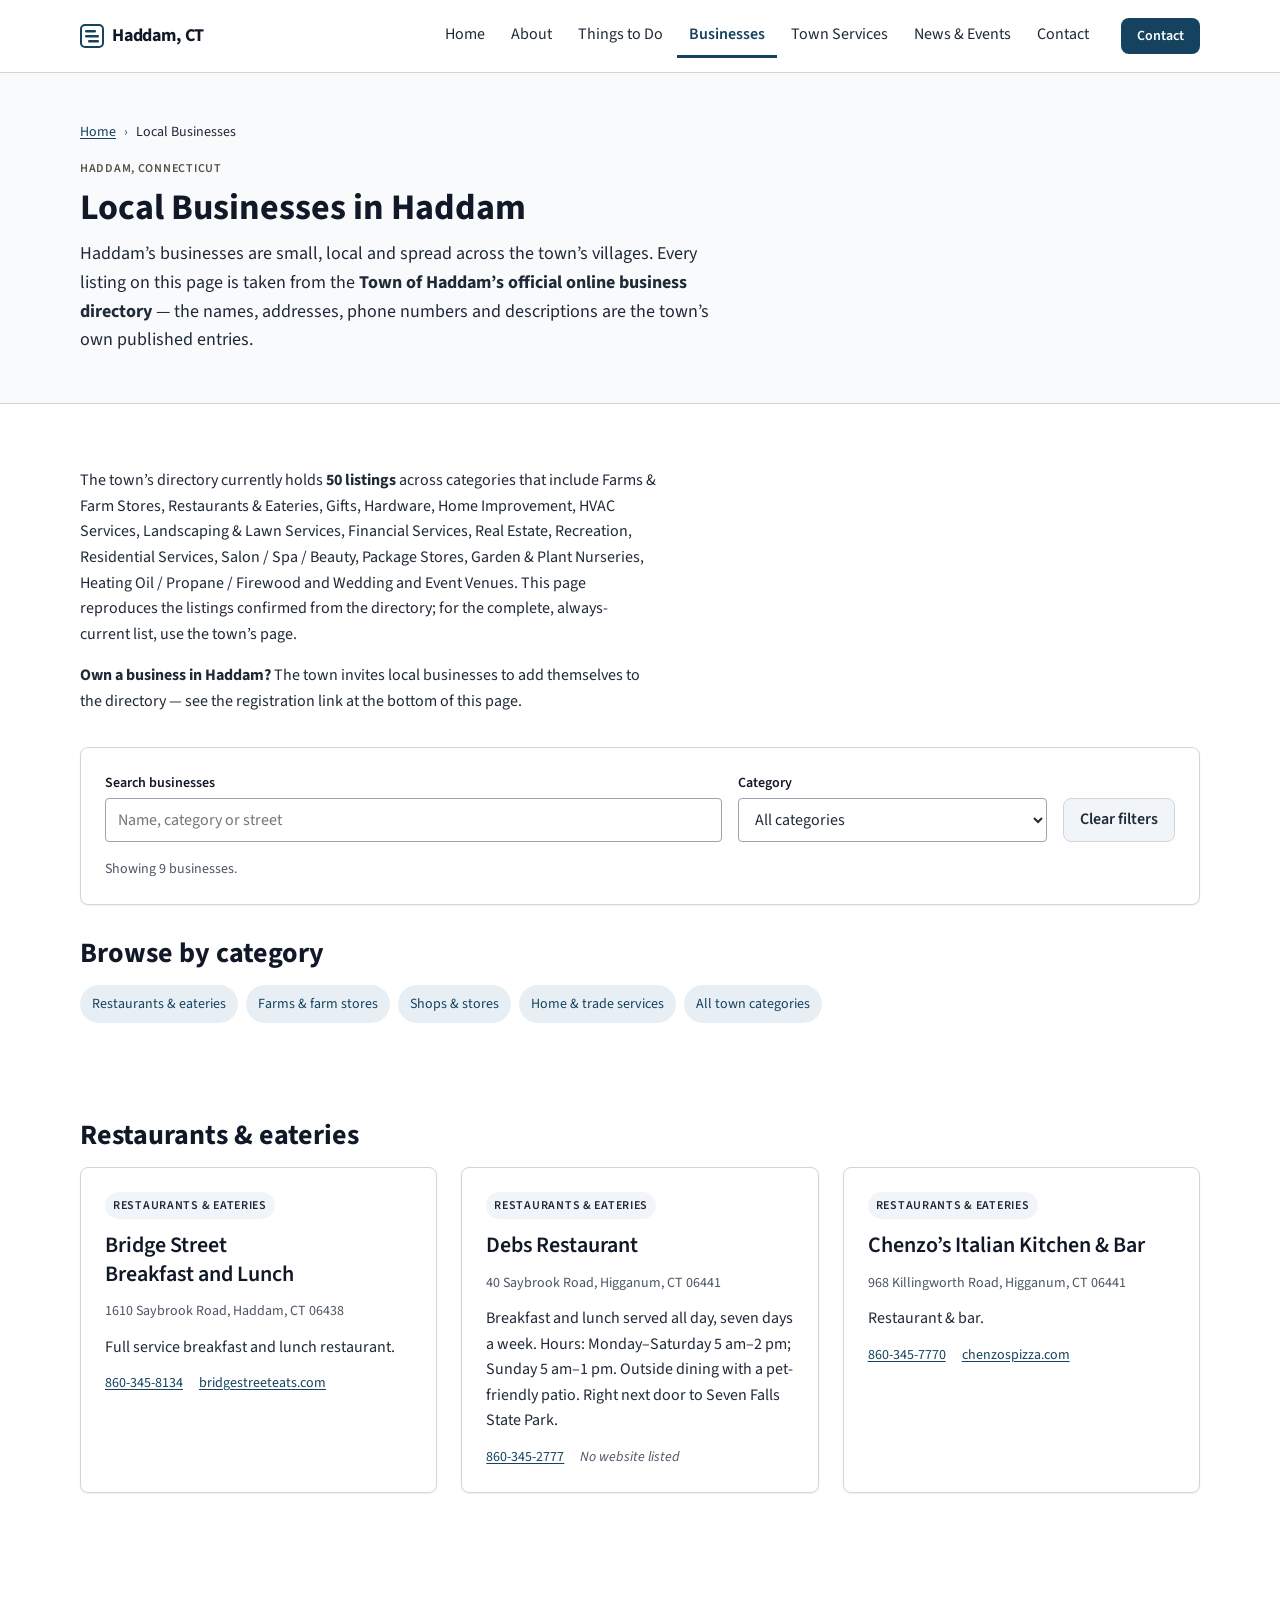
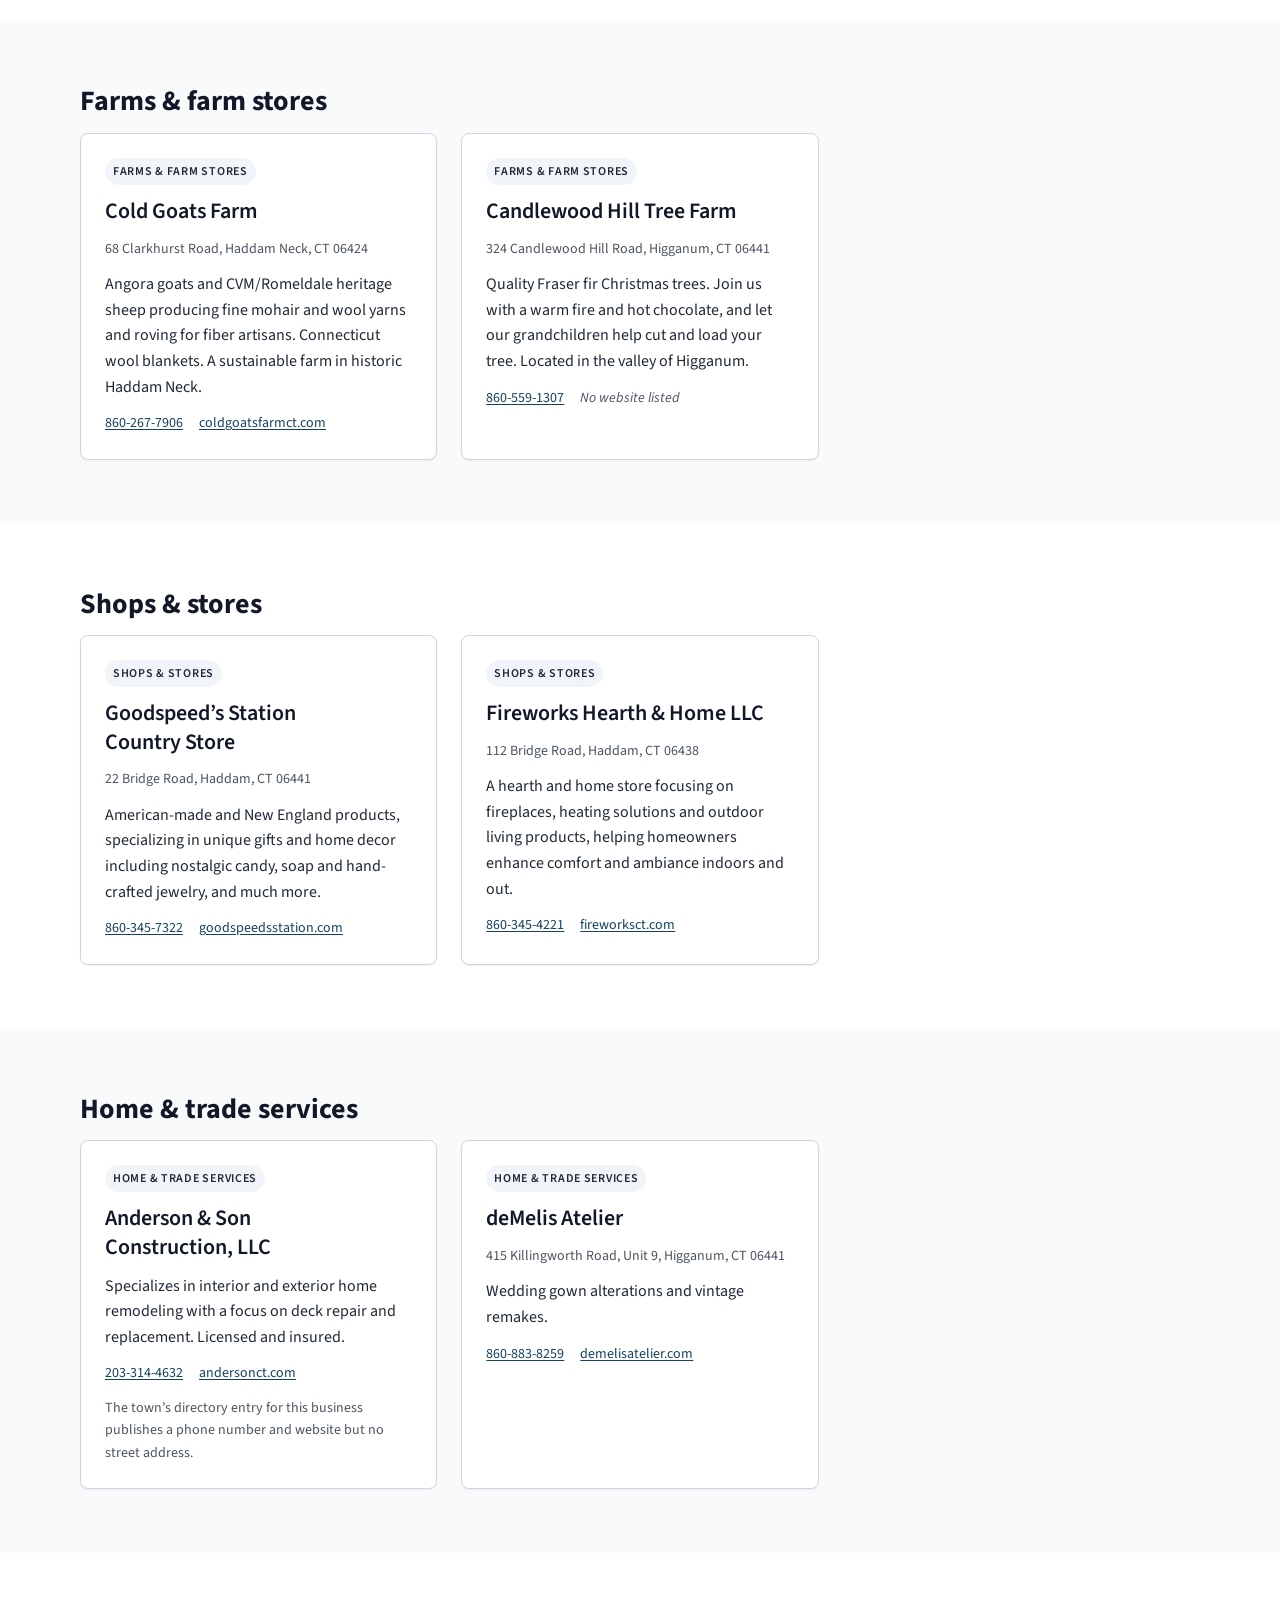
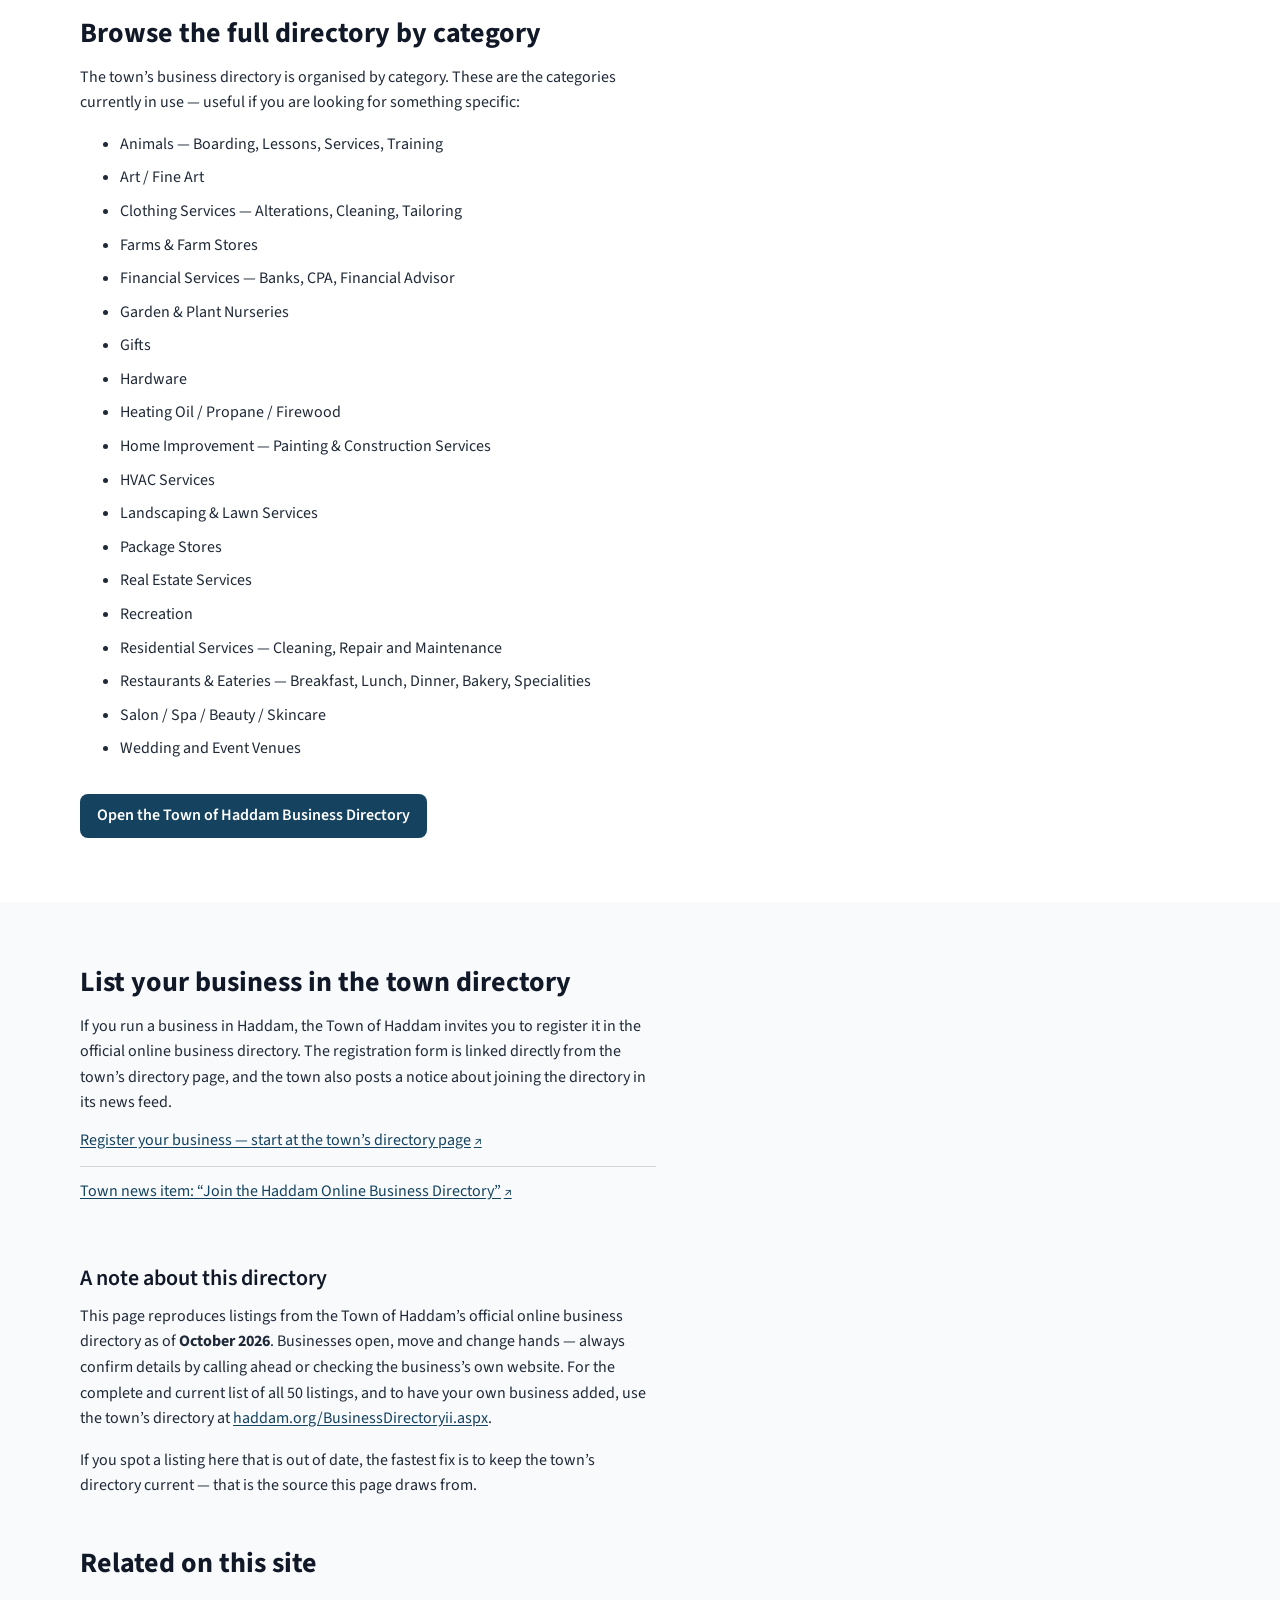
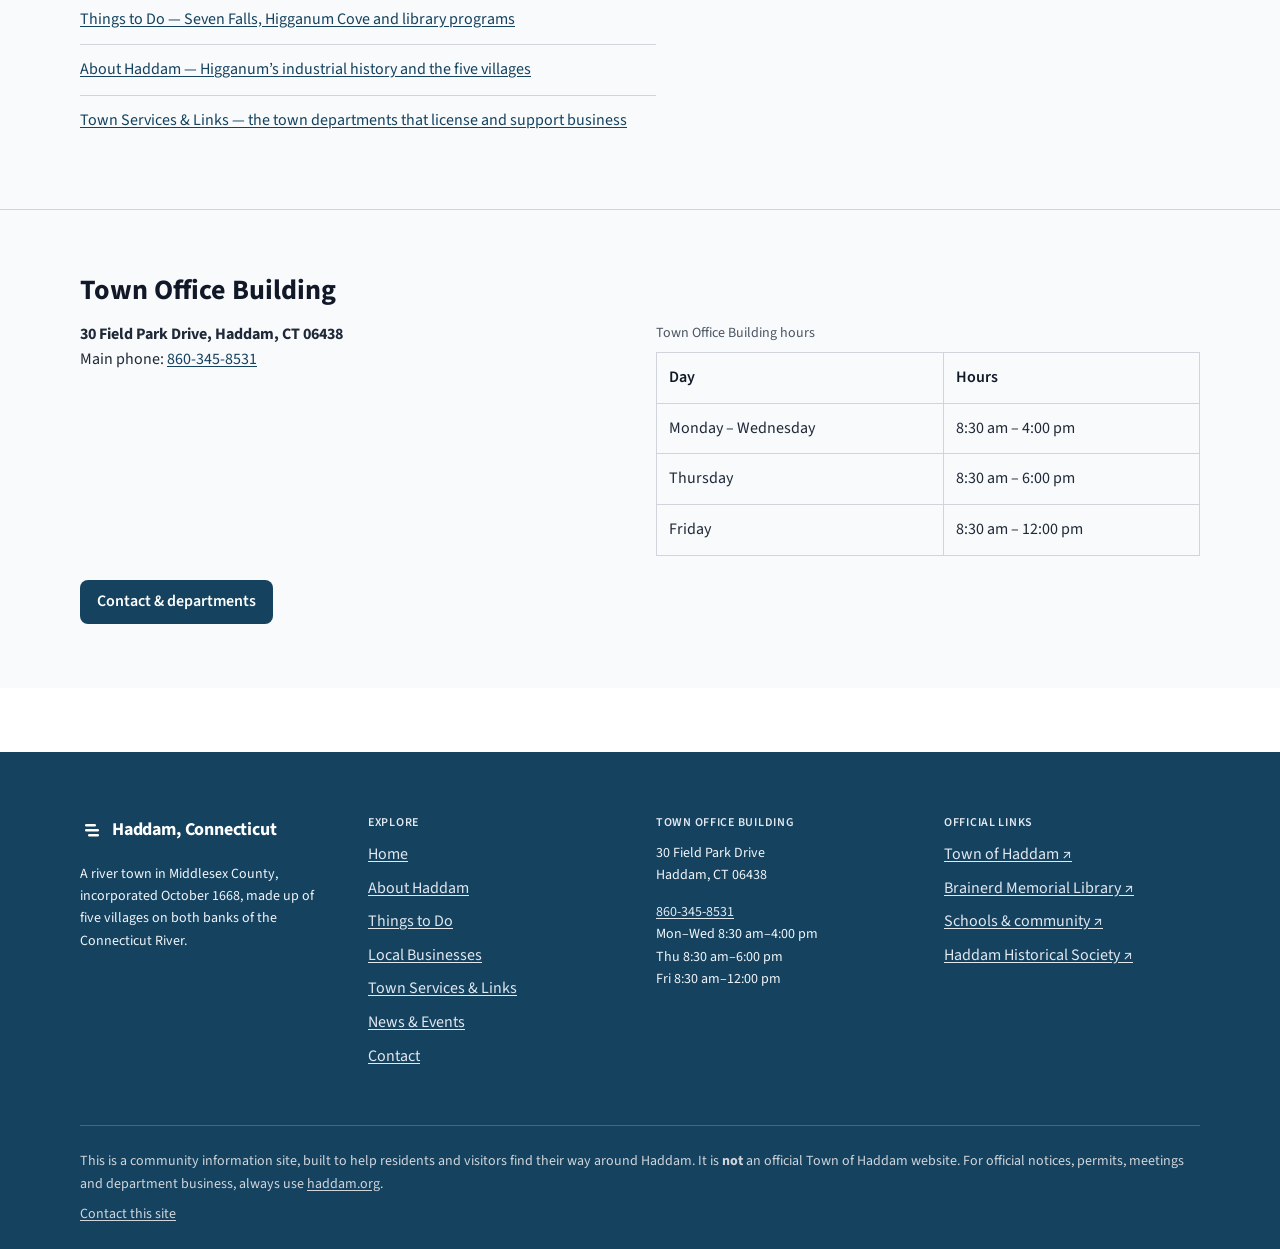
<file: businesses.html>
<!doctype html>
<html lang="en" class="no-js">
<head>
<meta charset="utf-8">
<meta name="viewport" content="width=device-width, initial-scale=1">
<title>Local Businesses in Haddam, CT — Directory</title>
<meta name="description" content="A directory of local businesses in Haddam, Higganum and Haddam Neck, Connecticut — restaurants, farms, shops and trades — sourced from the Town of Haddam's official business directory.">
<link rel="canonical" href="businesses.html">
<meta property="og:type" content="article">
<meta property="og:site_name" content="Haddam, Connecticut">
<meta property="og:title" content="Local Businesses in Haddam, CT — Directory">
<meta property="og:description" content="Restaurants, farms, shops and trades in Higganum, Haddam Neck and Tylerville — from the Town of Haddam's official business directory.">
<meta property="og:url" content="businesses.html">
<link rel="preconnect" href="https://fonts.gstatic.com" crossorigin>
<link rel="stylesheet" href="https://fonts.googleapis.com/css2?family=Source+Sans+3:ital,wght@0,400;0,600;0,700;1,400&display=swap">
<link rel="stylesheet" href="css/main.css">
<link rel="icon" href="favicon.svg" type="image/svg+xml">
<script>document.documentElement.classList.replace('no-js','js');</script>
</head>
<body>
<a class="skip-link" href="#main">Skip to main content</a>

<header class="site-header">
  <div class="container header-inner">
    <a class="brand" href="index.html">
      <svg class="mark" width="24" height="24" viewBox="0 0 24 24" aria-hidden="true" focusable="false">
        <rect x="1" y="1" width="22" height="22" rx="4" fill="none" stroke="currentColor" stroke-width="2"/>
        <rect x="5" y="6" width="11" height="2.6" rx="1.3" fill="currentColor"/>
        <rect x="5" y="11" width="14" height="2.6" rx="1.3" fill="currentColor"/>
        <rect x="8" y="16" width="11" height="2.6" rx="1.3" fill="currentColor"/>
      </svg>
      Haddam, CT
    </a>
    <button class="nav-toggle" type="button" aria-expanded="false" aria-controls="site-nav">
      <svg class="icon-menu" width="20" height="20" viewBox="0 0 24 24" aria-hidden="true" focusable="false" fill="none" stroke="currentColor" stroke-width="2" stroke-linecap="round"><path d="M3 6h18M3 12h18M3 18h18"/></svg>
      <svg class="icon-close" width="20" height="20" viewBox="0 0 24 24" aria-hidden="true" focusable="false" fill="none" stroke="currentColor" stroke-width="2" stroke-linecap="round"><path d="M6 6l12 12M18 6L6 18"/></svg>
      Menu
    </button>
    <nav id="site-nav" aria-label="Primary" hidden>
      <ul class="nav-list">
        <li><a href="index.html">Home</a></li>
        <li><a href="about.html">About<span class="sr-only"> Haddam</span></a></li>
        <li><a href="things-to-do.html">Things to Do</a></li>
        <li><a href="businesses.html" aria-current="page">Businesses</a></li>
        <li><a href="services.html">Town Services</a></li>
        <li><a href="news-events.html">News &amp; Events</a></li>
        <li><a href="contact.html">Contact</a></li>
      </ul>
      <p class="nav-utility"><a href="contact.html">Contact</a></p>
    </nav>
  </div>
</header>

<main id="main">

  <div class="page-header">
    <div class="container">
      <nav class="breadcrumb" aria-label="Breadcrumb">
        <ol>
          <li><a href="index.html">Home</a></li>
          <li aria-current="page">Local Businesses</li>
        </ol>
      </nav>
      <p class="eyebrow">Haddam, Connecticut</p>
      <h1>Local Businesses in Haddam</h1>
      <p class="lead">Haddam&rsquo;s businesses are small, local and spread across the town&rsquo;s villages. Every listing on this page is taken from the <strong>Town of Haddam&rsquo;s official online business directory</strong> — the names, addresses, phone numbers and descriptions are the town&rsquo;s own published entries.</p>
    </div>
  </div>

  <section>
    <div class="container">

      <div class="prose measure">
        <p>The town&rsquo;s directory currently holds <strong>50 listings</strong> across categories that include Farms &amp; Farm Stores, Restaurants &amp; Eateries, Gifts, Hardware, Home Improvement, HVAC Services, Landscaping &amp; Lawn Services, Financial Services, Real Estate, Recreation, Residential Services, Salon / Spa / Beauty, Package Stores, Garden &amp; Plant Nurseries, Heating Oil / Propane / Firewood and Wedding and Event Venues. This page reproduces the listings confirmed from the directory; for the complete, always-current list, use the town&rsquo;s page.</p>
        <p><strong>Own a business in Haddam?</strong> The town invites local businesses to add themselves to the directory — see the registration link at the bottom of this page.</p>
      </div>

      <form class="filter-bar" id="directory-filter" role="search" aria-label="Filter the business directory" style="margin-top:var(--space-6)">
        <div class="field">
          <label for="business-search">Search businesses</label>
          <input type="search" id="business-search" name="q" placeholder="Name, category or street" autocomplete="off">
        </div>
        <div class="field">
          <label for="business-category">Category</label>
          <select id="business-category" name="category">
            <option value="">All categories</option>
            <option value="restaurants">Restaurants &amp; eateries</option>
            <option value="farms">Farms &amp; farm stores</option>
            <option value="shops">Shops &amp; stores</option>
            <option value="services">Home &amp; trade services</option>
          </select>
        </div>
        <div class="field">
          <button class="btn btn--neutral" type="button" data-clear>Clear filters</button>
        </div>
        <p id="filter-status" role="status" aria-live="polite">Showing all businesses.</p>
      </form>

      <h2>Browse by category</h2>
      <ul class="filter-chips" style="margin-bottom:var(--space-6)">
        <li><a href="#restaurants">Restaurants &amp; eateries</a></li>
        <li><a href="#farms">Farms &amp; farm stores</a></li>
        <li><a href="#shops">Shops &amp; stores</a></li>
        <li><a href="#services">Home &amp; trade services</a></li>
        <li><a href="#categories">All town categories</a></li>
      </ul>

      <section id="restaurants" data-category-section>
        <h2>Restaurants &amp; eateries</h2>
        <div class="grid grid--cards">

          <article class="card business-card" data-business data-category="restaurants" data-name="bridge street breakfast and lunch" data-search="bridge street breakfast and lunch restaurants 1610 saybrook road haddam 06438 860-345-8134">
            <p class="badge">Restaurants &amp; eateries</p>
            <h3>Bridge Street Breakfast and Lunch</h3>
            <address>1610 Saybrook Road, Haddam, CT 06438</address>
            <p>Full service breakfast and lunch restaurant.</p>
            <p class="business-meta">
              <a class="num" href="tel:+18603458134">860-345-8134</a>
              <a href="https://bridgestreeteats.com/" target="_blank" rel="noopener">bridgestreeteats.com<span class="sr-only"> (opens in a new tab)</span></a>
            </p>
          </article>

          <article class="card business-card" data-business data-category="restaurants" data-name="debs restaurant" data-search="debs restaurant restaurants 40 saybrook road higganum 06441 860-345-2777">
            <p class="badge">Restaurants &amp; eateries</p>
            <h3>Debs Restaurant</h3>
            <address>40 Saybrook Road, Higganum, CT 06441</address>
            <p>Breakfast and lunch served all day, seven days a week. Hours: Monday–Saturday 5 am–2 pm; Sunday 5 am–1 pm. Outside dining with a pet-friendly patio. Right next door to Seven Falls State Park.</p>
            <p class="business-meta">
              <a class="num" href="tel:+18603452777">860-345-2777</a>
              <span class="no-site">No website listed</span>
            </p>
          </article>

          <article class="card business-card" data-business data-category="restaurants" data-name="chenzo's italian kitchen &amp; bar" data-search="chenzos italian kitchen bar restaurants 968 killingworth road higganum 06441 860-345-7770">
            <p class="badge">Restaurants &amp; eateries</p>
            <h3>Chenzo&rsquo;s Italian Kitchen &amp; Bar</h3>
            <address>968 Killingworth Road, Higganum, CT 06441</address>
            <p>Restaurant &amp; bar.</p>
            <p class="business-meta">
              <a class="num" href="tel:+18603457770">860-345-7770</a>
              <a href="https://chenzospizza.com/" target="_blank" rel="noopener">chenzospizza.com<span class="sr-only"> (opens in a new tab)</span></a>
            </p>
          </article>

        </div>
      </section>
    </div>
  </section>

  <section class="section--alt" id="farms" data-category-section>
    <div class="container">
      <h2>Farms &amp; farm stores</h2>
      <div class="grid grid--cards">

        <article class="card business-card" data-business data-category="farms" data-name="cold goats farm" data-search="cold goats farm farms farm stores 68 clarkhurst road haddam neck 06424 860-267-7906">
          <p class="badge">Farms &amp; farm stores</p>
          <h3>Cold Goats Farm</h3>
          <address>68 Clarkhurst Road, Haddam Neck, CT 06424</address>
          <p>Angora goats and CVM/Romeldale heritage sheep producing fine mohair and wool yarns and roving for fiber artisans. Connecticut wool blankets. A sustainable farm in historic Haddam Neck.</p>
          <p class="business-meta">
            <a class="num" href="tel:+18602677906">860-267-7906</a>
            <a href="https://www.coldgoatsfarmct.com/" target="_blank" rel="noopener">coldgoatsfarmct.com<span class="sr-only"> (opens in a new tab)</span></a>
          </p>
        </article>

        <article class="card business-card" data-business data-category="farms" data-name="candlewood hill tree farm" data-search="candlewood hill tree farm farms farm stores 324 candlewood hill road higganum 06441 860-559-1307">
          <p class="badge">Farms &amp; farm stores</p>
          <h3>Candlewood Hill Tree Farm</h3>
          <address>324 Candlewood Hill Road, Higganum, CT 06441</address>
          <p>Quality Fraser fir Christmas trees. Join us with a warm fire and hot chocolate, and let our grandchildren help cut and load your tree. Located in the valley of Higganum.</p>
          <p class="business-meta">
            <a class="num" href="tel:+18605591307">860-559-1307</a>
            <span class="no-site">No website listed</span>
          </p>
        </article>

      </div>
    </div>
  </section>

  <section id="shops" data-category-section>
    <div class="container">
      <h2>Shops &amp; stores</h2>
      <div class="grid grid--cards">

        <article class="card business-card" data-business data-category="shops" data-name="goodspeed's station country store" data-search="goodspeeds station country store shops stores gifts 22 bridge road haddam 06441 860-345-7322">
          <p class="badge">Shops &amp; stores</p>
          <h3>Goodspeed&rsquo;s Station Country Store</h3>
          <address>22 Bridge Road, Haddam, CT 06441</address>
          <p>American-made and New England products, specializing in unique gifts and home decor including nostalgic candy, soap and hand-crafted jewelry, and much more.</p>
          <p class="business-meta">
            <a class="num" href="tel:+18603457322">860-345-7322</a>
            <a href="https://www.goodspeedsstation.com/" target="_blank" rel="noopener">goodspeedsstation.com<span class="sr-only"> (opens in a new tab)</span></a>
          </p>
        </article>

        <article class="card business-card" data-business data-category="shops" data-name="fireworks hearth &amp; home llc" data-search="fireworks hearth home llc shops stores home improvement 112 bridge road haddam 06438 860-345-4221">
          <p class="badge">Shops &amp; stores</p>
          <h3>Fireworks Hearth &amp; Home LLC</h3>
          <address>112 Bridge Road, Haddam, CT 06438</address>
          <p>A hearth and home store focusing on fireplaces, heating solutions and outdoor living products, helping homeowners enhance comfort and ambiance indoors and out.</p>
          <p class="business-meta">
            <a class="num" href="tel:+18603454221">860-345-4221</a>
            <a href="http://www.fireworksct.com/" target="_blank" rel="noopener">fireworksct.com<span class="sr-only"> (opens in a new tab)</span></a>
          </p>
        </article>

      </div>
    </div>
  </section>

  <section class="section--alt" id="services" data-category-section>
    <div class="container">
      <h2>Home &amp; trade services</h2>
      <div class="grid grid--cards">

        <article class="card business-card" data-business data-category="services" data-name="anderson &amp; son construction, llc" data-search="anderson son construction llc services home trade 203-314-4632">
          <p class="badge">Home &amp; trade services</p>
          <h3>Anderson &amp; Son Construction, LLC</h3>
          <p>Specializes in interior and exterior home remodeling with a focus on deck repair and replacement. Licensed and insured.</p>
          <p class="business-meta">
            <a class="num" href="tel:+12033144632">203-314-4632</a>
            <a href="https://andersonct.com/" target="_blank" rel="noopener">andersonct.com<span class="sr-only"> (opens in a new tab)</span></a>
          </p>
          <p class="form-note">The town&rsquo;s directory entry for this business publishes a phone number and website but no street address.</p>
        </article>

        <article class="card business-card" data-business data-category="services" data-name="demelis atelier" data-search="demelis atelier services wedding gown alterations vintage remakes 415 killingworth road unit 9 higganum 06441 860-883-8259">
          <p class="badge">Home &amp; trade services</p>
          <h3>deMelis Atelier</h3>
          <address>415 Killingworth Road, Unit 9, Higganum, CT 06441</address>
          <p>Wedding gown alterations and vintage remakes.</p>
          <p class="business-meta">
            <a class="num" href="tel:+18608838259">860-883-8259</a>
            <a href="https://demelisatelier.com/" target="_blank" rel="noopener">demelisatelier.com<span class="sr-only"> (opens in a new tab)</span></a>
          </p>
        </article>

      </div>
    </div>
  </section>

  <section id="categories">
    <div class="container">
      <h2>Browse the full directory by category</h2>
      <p class="measure">The town&rsquo;s business directory is organised by category. These are the categories currently in use — useful if you are looking for something specific:</p>
      <ul class="prose measure">
        <li>Animals — Boarding, Lessons, Services, Training</li>
        <li>Art / Fine Art</li>
        <li>Clothing Services — Alterations, Cleaning, Tailoring</li>
        <li>Farms &amp; Farm Stores</li>
        <li>Financial Services — Banks, CPA, Financial Advisor</li>
        <li>Garden &amp; Plant Nurseries</li>
        <li>Gifts</li>
        <li>Hardware</li>
        <li>Heating Oil / Propane / Firewood</li>
        <li>Home Improvement — Painting &amp; Construction Services</li>
        <li>HVAC Services</li>
        <li>Landscaping &amp; Lawn Services</li>
        <li>Package Stores</li>
        <li>Real Estate Services</li>
        <li>Recreation</li>
        <li>Residential Services — Cleaning, Repair and Maintenance</li>
        <li>Restaurants &amp; Eateries — Breakfast, Lunch, Dinner, Bakery, Specialities</li>
        <li>Salon / Spa / Beauty / Skincare</li>
        <li>Wedding and Event Venues</li>
      </ul>
      <div class="cta-row" style="margin-top:var(--space-6)">
        <a class="btn btn--primary" href="https://www.haddam.org/BusinessDirectoryii.aspx" target="_blank" rel="noopener">Open the Town of Haddam Business Directory<span class="sr-only"> (opens in a new tab)</span></a>
      </div>
    </div>
  </section>

  <section class="section--alt">
    <div class="container">
      <h2>List your business in the town directory</h2>
      <div class="prose measure">
        <p>If you run a business in Haddam, the Town of Haddam invites you to register it in the official online business directory. The registration form is linked directly from the town&rsquo;s directory page, and the town also posts a notice about joining the directory in its news feed.</p>
      </div>
      <ul class="link-list link-list--external measure">
        <li><a href="https://www.haddam.org/BusinessDirectoryii.aspx" target="_blank" rel="noopener">Register your business &mdash; start at the town&rsquo;s directory page<span class="sr-only"> (opens in a new tab)</span></a></li>
        <li><a href="https://www.haddam.org/CivicAlerts.aspx?AID=131" target="_blank" rel="noopener">Town news item: &ldquo;Join the Haddam Online Business Directory&rdquo;<span class="sr-only"> (opens in a new tab)</span></a></li>
      </ul>

      <h3 style="margin-top:var(--space-7)">A note about this directory</h3>
      <div class="prose measure">
        <p>This page reproduces listings from the Town of Haddam&rsquo;s official online business directory as of <strong>October 2026</strong>. Businesses open, move and change hands — always confirm details by calling ahead or checking the business&rsquo;s own website. For the complete and current list of all 50 listings, and to have your own business added, use the town&rsquo;s directory at <a href="https://www.haddam.org/BusinessDirectoryii.aspx" target="_blank" rel="noopener">haddam.org/BusinessDirectoryii.aspx<span class="sr-only"> (opens in a new tab)</span></a>.</p>
        <p>If you spot a listing here that is out of date, the fastest fix is to keep the town&rsquo;s directory current — that is the source this page draws from.</p>
      </div>

      <h2 style="margin-top:var(--space-7)">Related on this site</h2>
      <ul class="link-list measure">
        <li><a href="things-to-do.html">Things to Do &mdash; Seven Falls, Higganum Cove and library programs</a></li>
        <li><a href="about.html">About Haddam &mdash; Higganum&rsquo;s industrial history and the five villages</a></li>
        <li><a href="services.html">Town Services &amp; Links &mdash; the town departments that license and support business</a></li>
      </ul>
    </div>
  </section>

  <section class="contact-band">
    <div class="container">
      <h2>Town Office Building</h2>
      <div class="split">
        <address class="prose">
          <p><strong>30 Field Park Drive, Haddam, CT 06438</strong><br>
          Main phone: <a class="num" href="tel:+18603458531">860-345-8531</a></p>
        </address>
        <div>
          <table>
            <caption>Town Office Building hours</caption>
            <thead><tr><th scope="col">Day</th><th scope="col">Hours</th></tr></thead>
            <tbody>
              <tr><td>Monday &ndash; Wednesday</td><td class="num">8:30 am &ndash; 4:00 pm</td></tr>
              <tr><td>Thursday</td><td class="num">8:30 am &ndash; 6:00 pm</td></tr>
              <tr><td>Friday</td><td class="num">8:30 am &ndash; 12:00 pm</td></tr>
            </tbody>
          </table>
        </div>
      </div>
      <div class="cta-row" style="margin-top:var(--space-5)">
        <a class="btn btn--primary" href="contact.html">Contact &amp; departments</a>
      </div>
    </div>
  </section>

</main>

<footer class="site-footer">
  <div class="container">
    <div class="footer-grid">
      <div>
        <a class="brand" href="index.html">
          <svg class="mark" width="24" height="24" viewBox="0 0 24 24" aria-hidden="true" focusable="false">
            <rect x="5" y="6" width="11" height="2.6" rx="1.3" fill="currentColor"/>
            <rect x="5" y="11" width="14" height="2.6" rx="1.3" fill="currentColor"/>
            <rect x="8" y="16" width="11" height="2.6" rx="1.3" fill="currentColor"/>
          </svg>
          Haddam, Connecticut
        </a>
        <p style="margin-top:var(--space-3)">A river town in Middlesex County, incorporated October 1668, made up of five villages on both banks of the Connecticut River.</p>
      </div>
      <div>
        <h2>Explore</h2>
        <ul>
          <li><a href="index.html">Home</a></li>
          <li><a href="about.html">About Haddam</a></li>
          <li><a href="things-to-do.html">Things to Do</a></li>
          <li><a href="businesses.html">Local Businesses</a></li>
          <li><a href="services.html">Town Services &amp; Links</a></li>
          <li><a href="news-events.html">News &amp; Events</a></li>
          <li><a href="contact.html">Contact</a></li>
        </ul>
      </div>
      <div>
        <h2>Town Office Building</h2>
        <address>
          <p>30 Field Park Drive<br>Haddam, CT 06438</p>
          <p><a class="num" href="tel:+18603458531">860-345-8531</a></p>
        </address>
        <p>Mon&ndash;Wed 8:30 am&ndash;4:00 pm<br>Thu 8:30 am&ndash;6:00 pm<br>Fri 8:30 am&ndash;12:00 pm</p>
      </div>
      <div>
        <h2>Official links</h2>
        <ul>
          <li><a href="https://www.haddam.org/" target="_blank" rel="noopener">Town of Haddam<span class="sr-only"> (opens in a new tab)</span> &#8599;</a></li>
          <li><a href="https://brainerdlibrary.org/" target="_blank" rel="noopener">Brainerd Memorial Library<span class="sr-only"> (opens in a new tab)</span> &#8599;</a></li>
          <li><a href="https://www.haddam.org/31/Community" target="_blank" rel="noopener">Schools &amp; community<span class="sr-only"> (opens in a new tab)</span> &#8599;</a></li>
          <li><a href="https://www.haddamhistory.org/" target="_blank" rel="noopener">Haddam Historical Society<span class="sr-only"> (opens in a new tab)</span> &#8599;</a></li>
        </ul>
      </div>
    </div>
    <div class="footer-bottom">
      <p>This is a community information site, built to help residents and visitors find their way around Haddam. It is <strong>not</strong> an official Town of Haddam website. For official notices, permits, meetings and department business, always use <a href="https://www.haddam.org/" target="_blank" rel="noopener">haddam.org<span class="sr-only"> (opens in a new tab)</span></a>.</p>
      <p><a href="contact.html">Contact this site</a></p>
    </div>
  </div>
</footer>

<script src="js/site.js" defer></script>
</body>
</html>
</file>
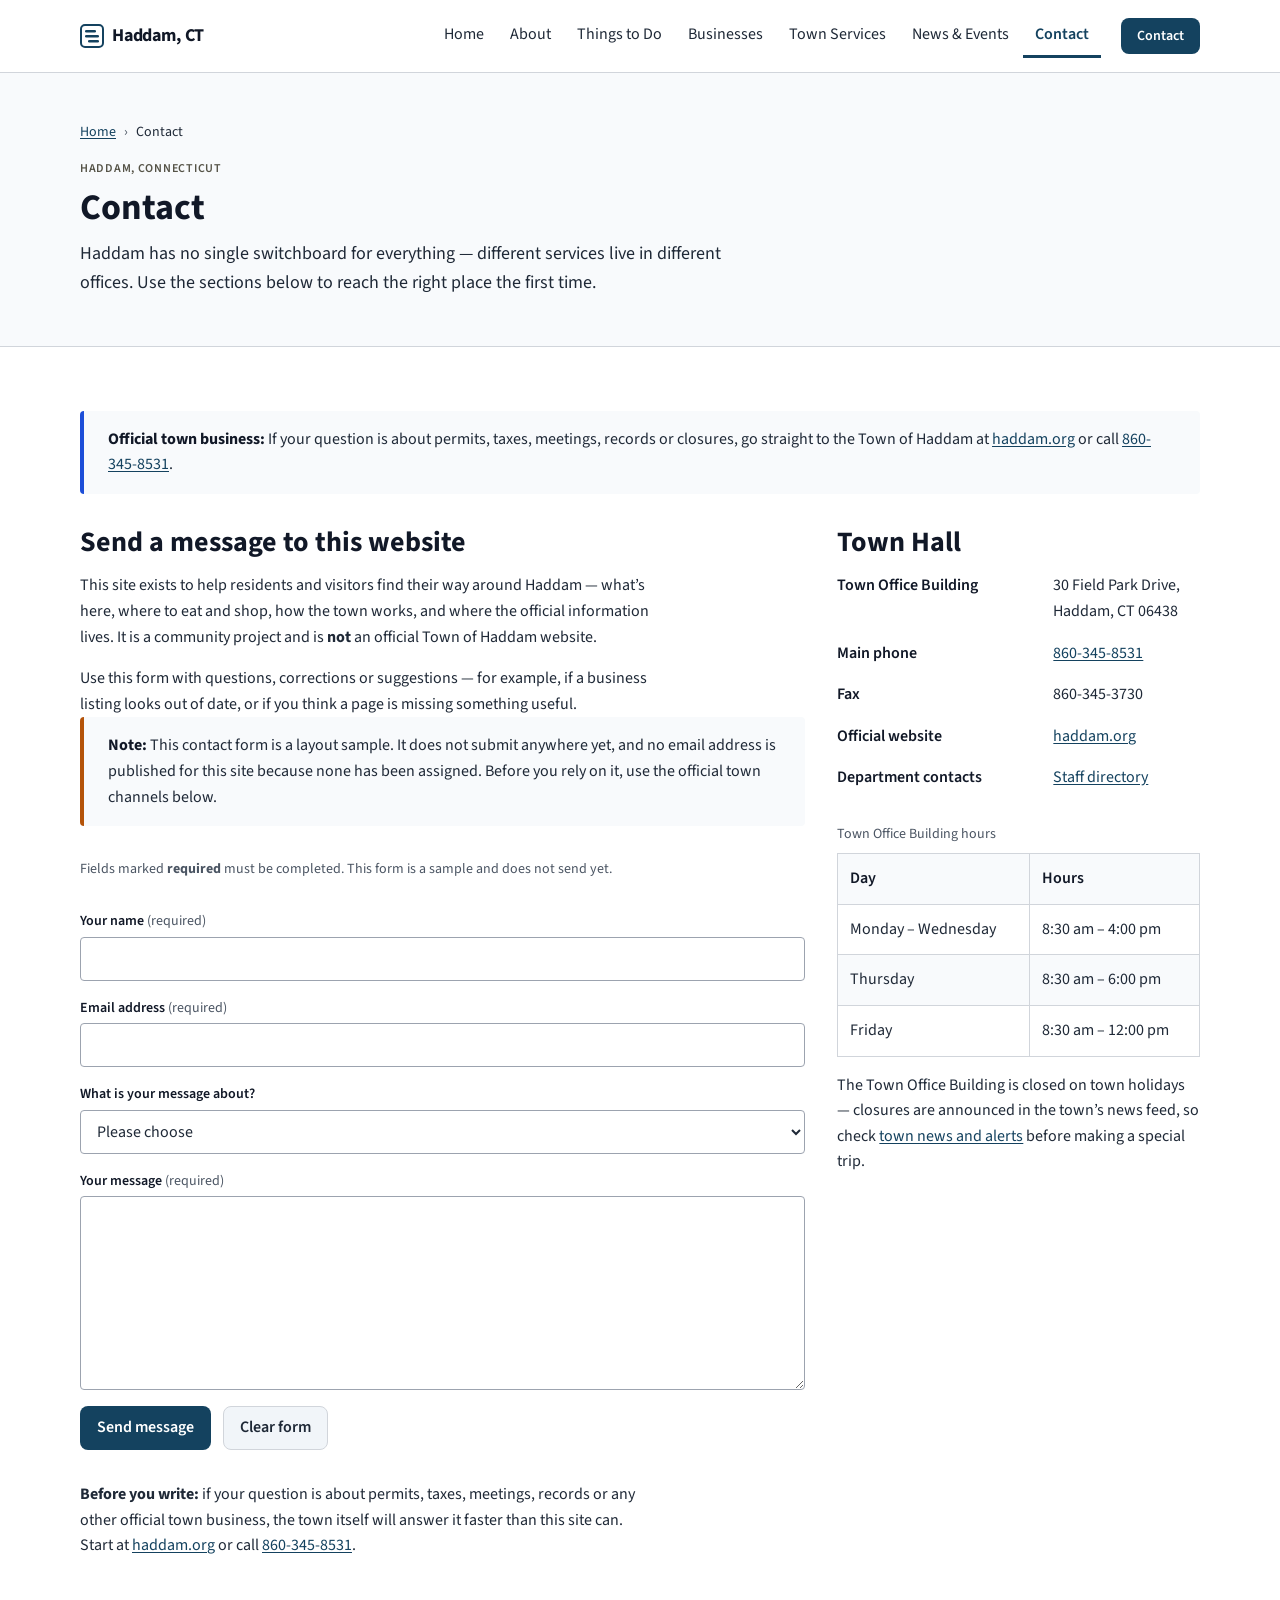
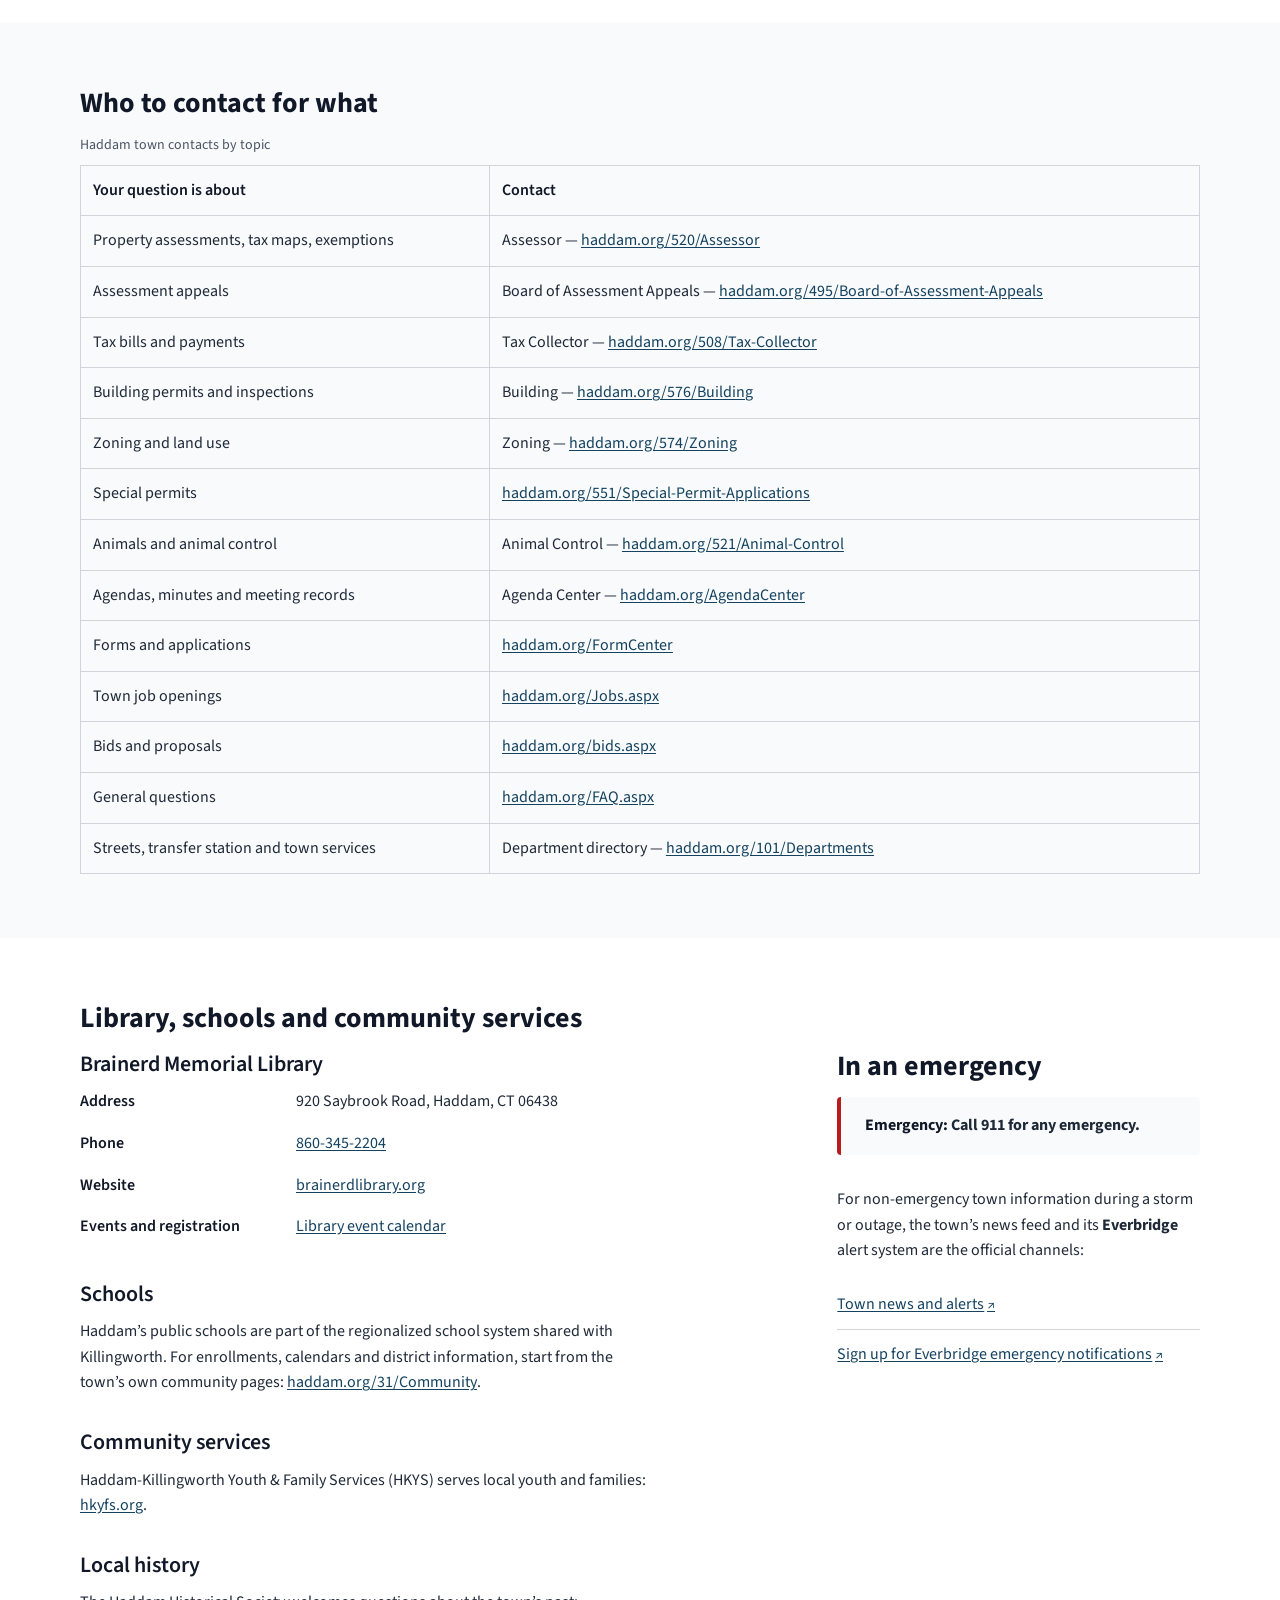
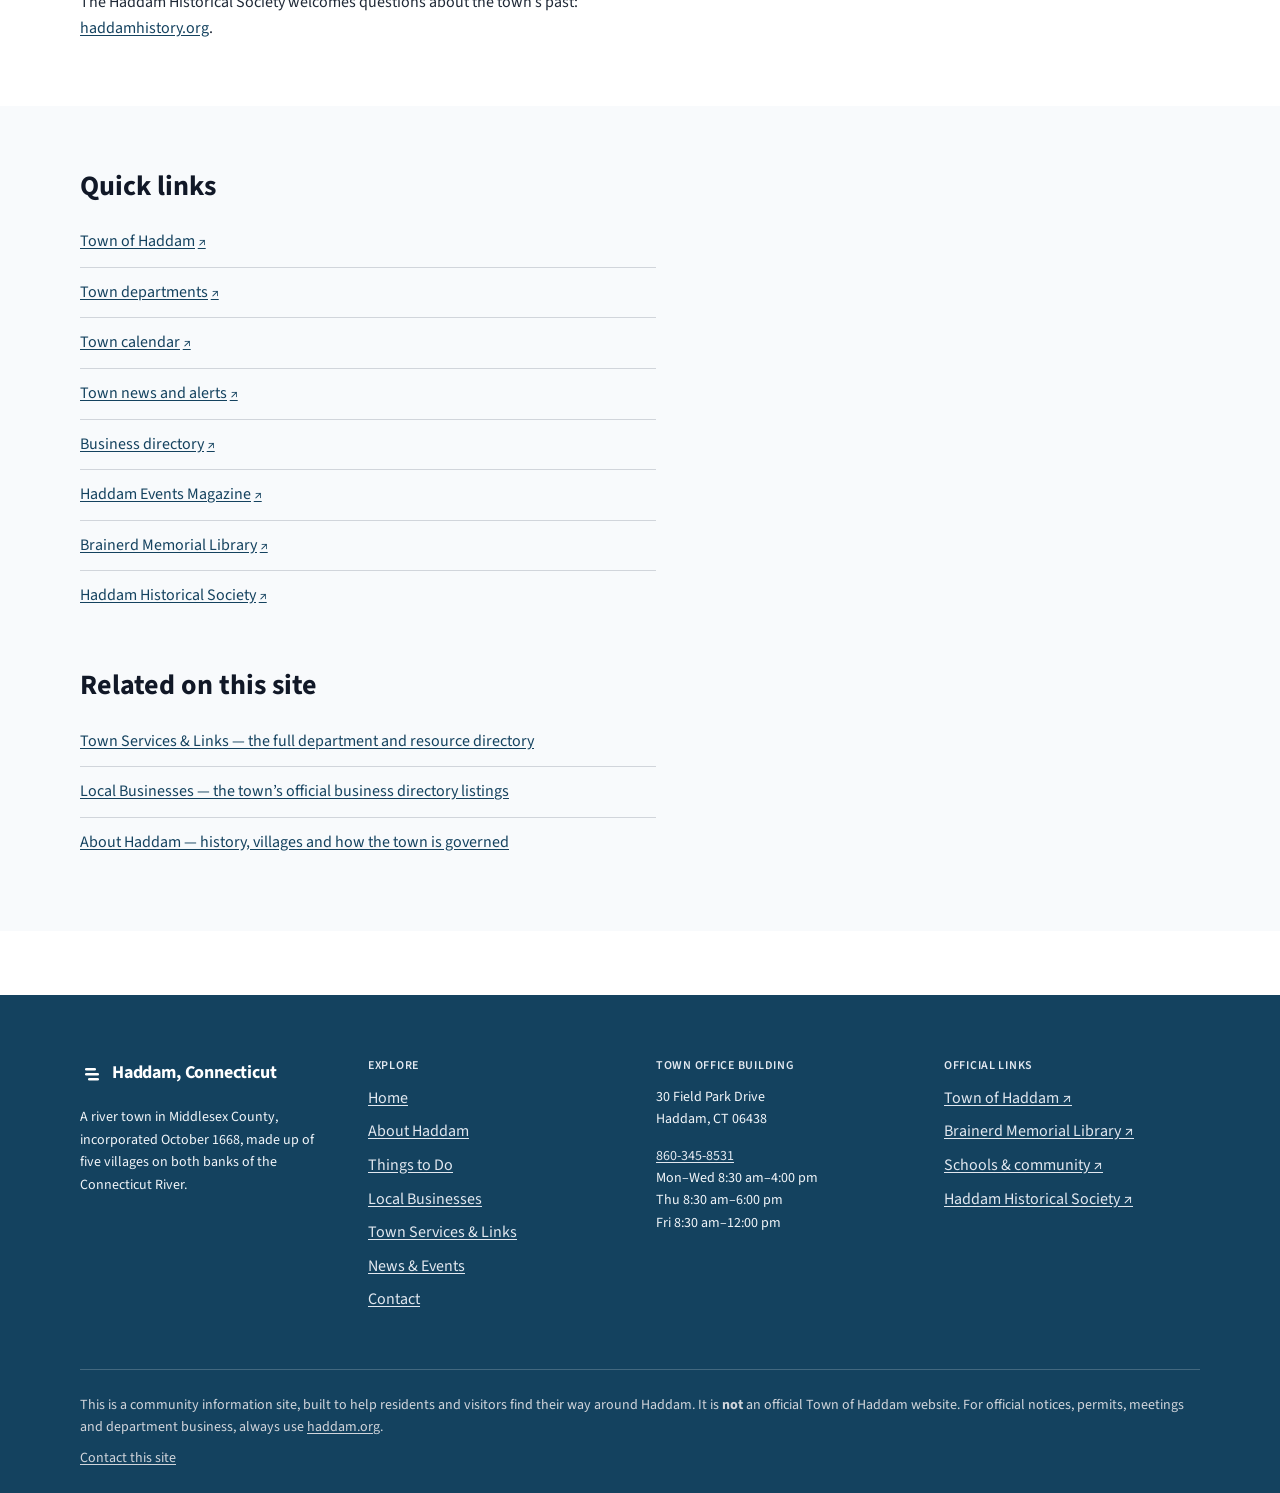
<file: contact.html>
<!doctype html>
<html lang="en" class="no-js">
<head>
<meta charset="utf-8">
<meta name="viewport" content="width=device-width, initial-scale=1">
<title>Contact — Haddam, CT Community Website</title>
<meta name="description" content="Contact information for Haddam, Connecticut — the Town Office Building, town departments, the library and the right links for official business, plus how to reach this community website.">
<link rel="canonical" href="contact.html">
<meta property="og:type" content="article">
<meta property="og:site_name" content="Haddam, Connecticut">
<meta property="og:title" content="Contact — Haddam, CT Community Website">
<meta property="og:description" content="How to reach the Town of Haddam, its departments and the library, and how to contact this community site.">
<meta property="og:url" content="contact.html">
<link rel="preconnect" href="https://fonts.gstatic.com" crossorigin>
<link rel="stylesheet" href="https://fonts.googleapis.com/css2?family=Source+Sans+3:ital,wght@0,400;0,600;0,700;1,400&display=swap">
<link rel="stylesheet" href="css/main.css">
<link rel="icon" href="favicon.svg" type="image/svg+xml">
<script>document.documentElement.classList.replace('no-js','js');</script>
</head>
<body>
<a class="skip-link" href="#main">Skip to main content</a>

<header class="site-header">
  <div class="container header-inner">
    <a class="brand" href="index.html">
      <svg class="mark" width="24" height="24" viewBox="0 0 24 24" aria-hidden="true" focusable="false">
        <rect x="1" y="1" width="22" height="22" rx="4" fill="none" stroke="currentColor" stroke-width="2"/>
        <rect x="5" y="6" width="11" height="2.6" rx="1.3" fill="currentColor"/>
        <rect x="5" y="11" width="14" height="2.6" rx="1.3" fill="currentColor"/>
        <rect x="8" y="16" width="11" height="2.6" rx="1.3" fill="currentColor"/>
      </svg>
      Haddam, CT
    </a>
    <button class="nav-toggle" type="button" aria-expanded="false" aria-controls="site-nav">
      <svg class="icon-menu" width="20" height="20" viewBox="0 0 24 24" aria-hidden="true" focusable="false" fill="none" stroke="currentColor" stroke-width="2" stroke-linecap="round"><path d="M3 6h18M3 12h18M3 18h18"/></svg>
      <svg class="icon-close" width="20" height="20" viewBox="0 0 24 24" aria-hidden="true" focusable="false" fill="none" stroke="currentColor" stroke-width="2" stroke-linecap="round"><path d="M6 6l12 12M18 6L6 18"/></svg>
      Menu
    </button>
    <nav id="site-nav" aria-label="Primary" hidden>
      <ul class="nav-list">
        <li><a href="index.html">Home</a></li>
        <li><a href="about.html">About<span class="sr-only"> Haddam</span></a></li>
        <li><a href="things-to-do.html">Things to Do</a></li>
        <li><a href="businesses.html">Businesses</a></li>
        <li><a href="services.html">Town Services</a></li>
        <li><a href="news-events.html">News &amp; Events</a></li>
        <li><a href="contact.html" aria-current="page">Contact</a></li>
      </ul>
      <p class="nav-utility"><a href="contact.html">Contact</a></p>
    </nav>
  </div>
</header>

<main id="main">

  <div class="page-header">
    <div class="container">
      <nav class="breadcrumb" aria-label="Breadcrumb">
        <ol>
          <li><a href="index.html">Home</a></li>
          <li aria-current="page">Contact</li>
        </ol>
      </nav>
      <p class="eyebrow">Haddam, Connecticut</p>
      <h1>Contact</h1>
      <p class="lead">Haddam has no single switchboard for everything — different services live in different offices. Use the sections below to reach the right place the first time.</p>
    </div>
  </div>

  <section>
    <div class="container">
      <div class="callout callout--info">
        <p><strong class="lead-in">Official town business:</strong> If your question is about permits, taxes, meetings, records or closures, go straight to the Town of Haddam at <a href="https://www.haddam.org/" target="_blank" rel="noopener">haddam.org<span class="sr-only"> (opens in a new tab)</span></a> or call <a class="num" href="tel:+18603458531">860-345-8531</a>.</p>
      </div>

      <div class="split split--sidebar">

        <div>
          <h2>Send a message to this website</h2>
          <div class="prose measure">
            <p>This site exists to help residents and visitors find their way around Haddam — what&rsquo;s here, where to eat and shop, how the town works, and where the official information lives. It is a community project and is <strong>not</strong> an official Town of Haddam website.</p>
            <p>Use this form with questions, corrections or suggestions — for example, if a business listing looks out of date, or if you think a page is missing something useful.</p>
          </div>

          <div class="callout callout--warning">
            <p><strong class="lead-in">Note:</strong> This contact form is a layout sample. It does not submit anywhere yet, and no email address is published for this site because none has been assigned. Before you rely on it, use the official town channels below.</p>
          </div>

          <form class="form-grid" action="#" method="post" aria-describedby="form-note">
            <p id="form-note" class="form-note">Fields marked <strong>required</strong> must be completed. This form is a sample and does not send yet.</p>

            <div class="field">
              <label for="contact-name">Your name <span class="required-note">(required)</span></label>
              <input type="text" id="contact-name" name="name" autocomplete="name" required>
            </div>

            <div class="field">
              <label for="contact-email">Email address <span class="required-note">(required)</span></label>
              <input type="email" id="contact-email" name="email" autocomplete="email" required>
            </div>

            <div class="field">
              <label for="contact-topic">What is your message about?</label>
              <select id="contact-topic" name="topic">
                <option value="">Please choose</option>
                <option value="correction">A correction or an out-of-date listing</option>
                <option value="missing">Something missing from a page</option>
                <option value="accessibility">An accessibility problem with this site</option>
                <option value="other">Something else</option>
              </select>
            </div>

            <div class="field">
              <label for="contact-message">Your message <span class="required-note">(required)</span></label>
              <textarea id="contact-message" name="message" rows="8" required></textarea>
            </div>

            <div class="cta-row">
              <button class="btn btn--primary" type="submit">Send message</button>
              <button class="btn btn--neutral" type="reset">Clear form</button>
            </div>
          </form>

          <div class="prose measure" style="margin-top:var(--space-6)">
            <p><strong>Before you write:</strong> if your question is about permits, taxes, meetings, records or any other official town business, the town itself will answer it faster than this site can. Start at <a href="https://www.haddam.org/" target="_blank" rel="noopener">haddam.org<span class="sr-only"> (opens in a new tab)</span></a> or call <a class="num" href="tel:+18603458531">860-345-8531</a>.</p>
          </div>
        </div>

        <aside aria-labelledby="town-hall-heading">
          <h2 id="town-hall-heading">Town Hall</h2>
          <dl class="facts">
            <dt>Town Office Building</dt><dd>30 Field Park Drive, Haddam, CT 06438</dd>
            <dt>Main phone</dt><dd><a class="num" href="tel:+18603458531">860-345-8531</a></dd>
            <dt>Fax</dt><dd class="num">860-345-3730</dd>
            <dt>Official website</dt><dd><a href="https://www.haddam.org/" target="_blank" rel="noopener">haddam.org<span class="sr-only"> (opens in a new tab)</span></a></dd>
            <dt>Department contacts</dt><dd><a href="https://www.haddam.org/Directory.aspx" target="_blank" rel="noopener">Staff directory<span class="sr-only"> (opens in a new tab)</span></a></dd>
          </dl>

          <table style="margin-top:var(--space-5)">
            <caption>Town Office Building hours</caption>
            <thead><tr><th scope="col">Day</th><th scope="col">Hours</th></tr></thead>
            <tbody>
              <tr><td>Monday &ndash; Wednesday</td><td class="num">8:30 am &ndash; 4:00 pm</td></tr>
              <tr><td>Thursday</td><td class="num">8:30 am &ndash; 6:00 pm</td></tr>
              <tr><td>Friday</td><td class="num">8:30 am &ndash; 12:00 pm</td></tr>
            </tbody>
          </table>

          <p style="margin-top:var(--space-4)">The Town Office Building is closed on town holidays — closures are announced in the town&rsquo;s news feed, so check <a href="https://www.haddam.org/CivicAlerts.aspx" target="_blank" rel="noopener">town news and alerts<span class="sr-only"> (opens in a new tab)</span></a> before making a special trip.</p>
        </aside>

      </div>
    </div>
  </section>

  <section class="section--alt">
    <div class="container">
      <h2>Who to contact for what</h2>
      <div class="table-scroll" role="region" aria-label="Town of Haddam contacts by topic" tabindex="0">
        <table>
          <caption>Haddam town contacts by topic</caption>
          <thead><tr><th scope="col">Your question is about</th><th scope="col">Contact</th></tr></thead>
          <tbody>
            <tr><td>Property assessments, tax maps, exemptions</td><td>Assessor — <a href="https://www.haddam.org/520/Assessor" target="_blank" rel="noopener">haddam.org/520/Assessor<span class="sr-only"> (opens in a new tab)</span></a></td></tr>
            <tr><td>Assessment appeals</td><td>Board of Assessment Appeals — <a href="https://www.haddam.org/495/Board-of-Assessment-Appeals" target="_blank" rel="noopener">haddam.org/495/Board-of-Assessment-Appeals<span class="sr-only"> (opens in a new tab)</span></a></td></tr>
            <tr><td>Tax bills and payments</td><td>Tax Collector — <a href="https://www.haddam.org/508/Tax-Collector" target="_blank" rel="noopener">haddam.org/508/Tax-Collector<span class="sr-only"> (opens in a new tab)</span></a></td></tr>
            <tr><td>Building permits and inspections</td><td>Building — <a href="https://www.haddam.org/576/Building" target="_blank" rel="noopener">haddam.org/576/Building<span class="sr-only"> (opens in a new tab)</span></a></td></tr>
            <tr><td>Zoning and land use</td><td>Zoning — <a href="https://www.haddam.org/574/Zoning" target="_blank" rel="noopener">haddam.org/574/Zoning<span class="sr-only"> (opens in a new tab)</span></a></td></tr>
            <tr><td>Special permits</td><td><a href="https://www.haddam.org/551/Special-Permit-Applications" target="_blank" rel="noopener">haddam.org/551/Special-Permit-Applications<span class="sr-only"> (opens in a new tab)</span></a></td></tr>
            <tr><td>Animals and animal control</td><td>Animal Control — <a href="https://www.haddam.org/521/Animal-Control" target="_blank" rel="noopener">haddam.org/521/Animal-Control<span class="sr-only"> (opens in a new tab)</span></a></td></tr>
            <tr><td>Agendas, minutes and meeting records</td><td>Agenda Center — <a href="https://www.haddam.org/AgendaCenter" target="_blank" rel="noopener">haddam.org/AgendaCenter<span class="sr-only"> (opens in a new tab)</span></a></td></tr>
            <tr><td>Forms and applications</td><td><a href="https://www.haddam.org/FormCenter" target="_blank" rel="noopener">haddam.org/FormCenter<span class="sr-only"> (opens in a new tab)</span></a></td></tr>
            <tr><td>Town job openings</td><td><a href="https://www.haddam.org/Jobs.aspx" target="_blank" rel="noopener">haddam.org/Jobs.aspx<span class="sr-only"> (opens in a new tab)</span></a></td></tr>
            <tr><td>Bids and proposals</td><td><a href="https://www.haddam.org/bids.aspx" target="_blank" rel="noopener">haddam.org/bids.aspx<span class="sr-only"> (opens in a new tab)</span></a></td></tr>
            <tr><td>General questions</td><td><a href="https://www.haddam.org/FAQ.aspx" target="_blank" rel="noopener">haddam.org/FAQ.aspx<span class="sr-only"> (opens in a new tab)</span></a></td></tr>
            <tr><td>Streets, transfer station and town services</td><td>Department directory — <a href="https://www.haddam.org/101/Departments" target="_blank" rel="noopener">haddam.org/101/Departments<span class="sr-only"> (opens in a new tab)</span></a></td></tr>
          </tbody>
        </table>
      </div>
    </div>
  </section>

  <section>
    <div class="container">
      <h2>Library, schools and community services</h2>
      <div class="split split--sidebar">
        <div>
          <h3>Brainerd Memorial Library</h3>
          <dl class="facts">
            <dt>Address</dt><dd>920 Saybrook Road, Haddam, CT 06438</dd>
            <dt>Phone</dt><dd><a class="num" href="tel:+18603452204">860-345-2204</a></dd>
            <dt>Website</dt><dd><a href="https://brainerdlibrary.org/" target="_blank" rel="noopener">brainerdlibrary.org<span class="sr-only"> (opens in a new tab)</span></a></dd>
            <dt>Events and registration</dt><dd><a href="https://engagedpatrons.org/EventsCalendar.cfm?SiteID=9303" target="_blank" rel="noopener">Library event calendar<span class="sr-only"> (opens in a new tab)</span></a></dd>
          </dl>

          <h3 style="margin-top:var(--space-6)">Schools</h3>
          <div class="prose measure">
            <p>Haddam&rsquo;s public schools are part of the regionalized school system shared with Killingworth. For enrollments, calendars and district information, start from the town&rsquo;s own community pages: <a href="https://www.haddam.org/31/Community" target="_blank" rel="noopener">haddam.org/31/Community<span class="sr-only"> (opens in a new tab)</span></a>.</p>
          </div>

          <h3 style="margin-top:var(--space-6)">Community services</h3>
          <div class="prose measure">
            <p>Haddam-Killingworth Youth &amp; Family Services (HKYS) serves local youth and families: <a href="https://hkyfs.org/" target="_blank" rel="noopener">hkyfs.org<span class="sr-only"> (opens in a new tab)</span></a>.</p>
          </div>

          <h3 style="margin-top:var(--space-6)">Local history</h3>
          <div class="prose measure">
            <p>The Haddam Historical Society welcomes questions about the town&rsquo;s past: <a href="https://www.haddamhistory.org/" target="_blank" rel="noopener">haddamhistory.org<span class="sr-only"> (opens in a new tab)</span></a>.</p>
          </div>
        </div>

        <aside>
          <h2>In an emergency</h2>
          <div class="callout callout--danger">
            <p><strong class="lead-in">Emergency:</strong> <strong>Call 911 for any emergency.</strong></p>
          </div>
          <p>For non-emergency town information during a storm or outage, the town&rsquo;s news feed and its <strong>Everbridge</strong> alert system are the official channels:</p>
          <ul class="link-list link-list--external">
            <li><a href="https://www.haddam.org/CivicAlerts.aspx" target="_blank" rel="noopener">Town news and alerts<span class="sr-only"> (opens in a new tab)</span></a></li>
            <li><a href="https://www.haddam.org/CivicAlerts.aspx?AID=102" target="_blank" rel="noopener">Sign up for Everbridge emergency notifications<span class="sr-only"> (opens in a new tab)</span></a></li>
          </ul>
        </aside>
      </div>
    </div>
  </section>

  <section class="section--alt">
    <div class="container">
      <h2>Quick links</h2>
      <ul class="link-list link-list--external measure">
        <li><a href="https://www.haddam.org/" target="_blank" rel="noopener">Town of Haddam<span class="sr-only"> (opens in a new tab)</span></a></li>
        <li><a href="https://www.haddam.org/101/Departments" target="_blank" rel="noopener">Town departments<span class="sr-only"> (opens in a new tab)</span></a></li>
        <li><a href="https://www.haddam.org/Calendar.aspx" target="_blank" rel="noopener">Town calendar<span class="sr-only"> (opens in a new tab)</span></a></li>
        <li><a href="https://www.haddam.org/CivicAlerts.aspx" target="_blank" rel="noopener">Town news and alerts<span class="sr-only"> (opens in a new tab)</span></a></li>
        <li><a href="https://www.haddam.org/BusinessDirectoryii.aspx" target="_blank" rel="noopener">Business directory<span class="sr-only"> (opens in a new tab)</span></a></li>
        <li><a href="https://www.haddam.org/573/Haddam-Events-Magazine" target="_blank" rel="noopener">Haddam Events Magazine<span class="sr-only"> (opens in a new tab)</span></a></li>
        <li><a href="https://brainerdlibrary.org/" target="_blank" rel="noopener">Brainerd Memorial Library<span class="sr-only"> (opens in a new tab)</span></a></li>
        <li><a href="https://www.haddamhistory.org/" target="_blank" rel="noopener">Haddam Historical Society<span class="sr-only"> (opens in a new tab)</span></a></li>
      </ul>

      <h2 style="margin-top:var(--space-7)">Related on this site</h2>
      <ul class="link-list measure">
        <li><a href="services.html">Town Services &amp; Links &mdash; the full department and resource directory</a></li>
        <li><a href="businesses.html">Local Businesses &mdash; the town&rsquo;s official business directory listings</a></li>
        <li><a href="about.html">About Haddam &mdash; history, villages and how the town is governed</a></li>
      </ul>
    </div>
  </section>

</main>

<footer class="site-footer">
  <div class="container">
    <div class="footer-grid">
      <div>
        <a class="brand" href="index.html">
          <svg class="mark" width="24" height="24" viewBox="0 0 24 24" aria-hidden="true" focusable="false">
            <rect x="5" y="6" width="11" height="2.6" rx="1.3" fill="currentColor"/>
            <rect x="5" y="11" width="14" height="2.6" rx="1.3" fill="currentColor"/>
            <rect x="8" y="16" width="11" height="2.6" rx="1.3" fill="currentColor"/>
          </svg>
          Haddam, Connecticut
        </a>
        <p style="margin-top:var(--space-3)">A river town in Middlesex County, incorporated October 1668, made up of five villages on both banks of the Connecticut River.</p>
      </div>
      <div>
        <h2>Explore</h2>
        <ul>
          <li><a href="index.html">Home</a></li>
          <li><a href="about.html">About Haddam</a></li>
          <li><a href="things-to-do.html">Things to Do</a></li>
          <li><a href="businesses.html">Local Businesses</a></li>
          <li><a href="services.html">Town Services &amp; Links</a></li>
          <li><a href="news-events.html">News &amp; Events</a></li>
          <li><a href="contact.html">Contact</a></li>
        </ul>
      </div>
      <div>
        <h2>Town Office Building</h2>
        <address>
          <p>30 Field Park Drive<br>Haddam, CT 06438</p>
          <p><a class="num" href="tel:+18603458531">860-345-8531</a></p>
        </address>
        <p>Mon&ndash;Wed 8:30 am&ndash;4:00 pm<br>Thu 8:30 am&ndash;6:00 pm<br>Fri 8:30 am&ndash;12:00 pm</p>
      </div>
      <div>
        <h2>Official links</h2>
        <ul>
          <li><a href="https://www.haddam.org/" target="_blank" rel="noopener">Town of Haddam<span class="sr-only"> (opens in a new tab)</span> &#8599;</a></li>
          <li><a href="https://brainerdlibrary.org/" target="_blank" rel="noopener">Brainerd Memorial Library<span class="sr-only"> (opens in a new tab)</span> &#8599;</a></li>
          <li><a href="https://www.haddam.org/31/Community" target="_blank" rel="noopener">Schools &amp; community<span class="sr-only"> (opens in a new tab)</span> &#8599;</a></li>
          <li><a href="https://www.haddamhistory.org/" target="_blank" rel="noopener">Haddam Historical Society<span class="sr-only"> (opens in a new tab)</span> &#8599;</a></li>
        </ul>
      </div>
    </div>
    <div class="footer-bottom">
      <p>This is a community information site, built to help residents and visitors find their way around Haddam. It is <strong>not</strong> an official Town of Haddam website. For official notices, permits, meetings and department business, always use <a href="https://www.haddam.org/" target="_blank" rel="noopener">haddam.org<span class="sr-only"> (opens in a new tab)</span></a>.</p>
      <p><a href="contact.html">Contact this site</a></p>
    </div>
  </div>
</footer>

<script src="js/site.js" defer></script>
</body>
</html>
</file>
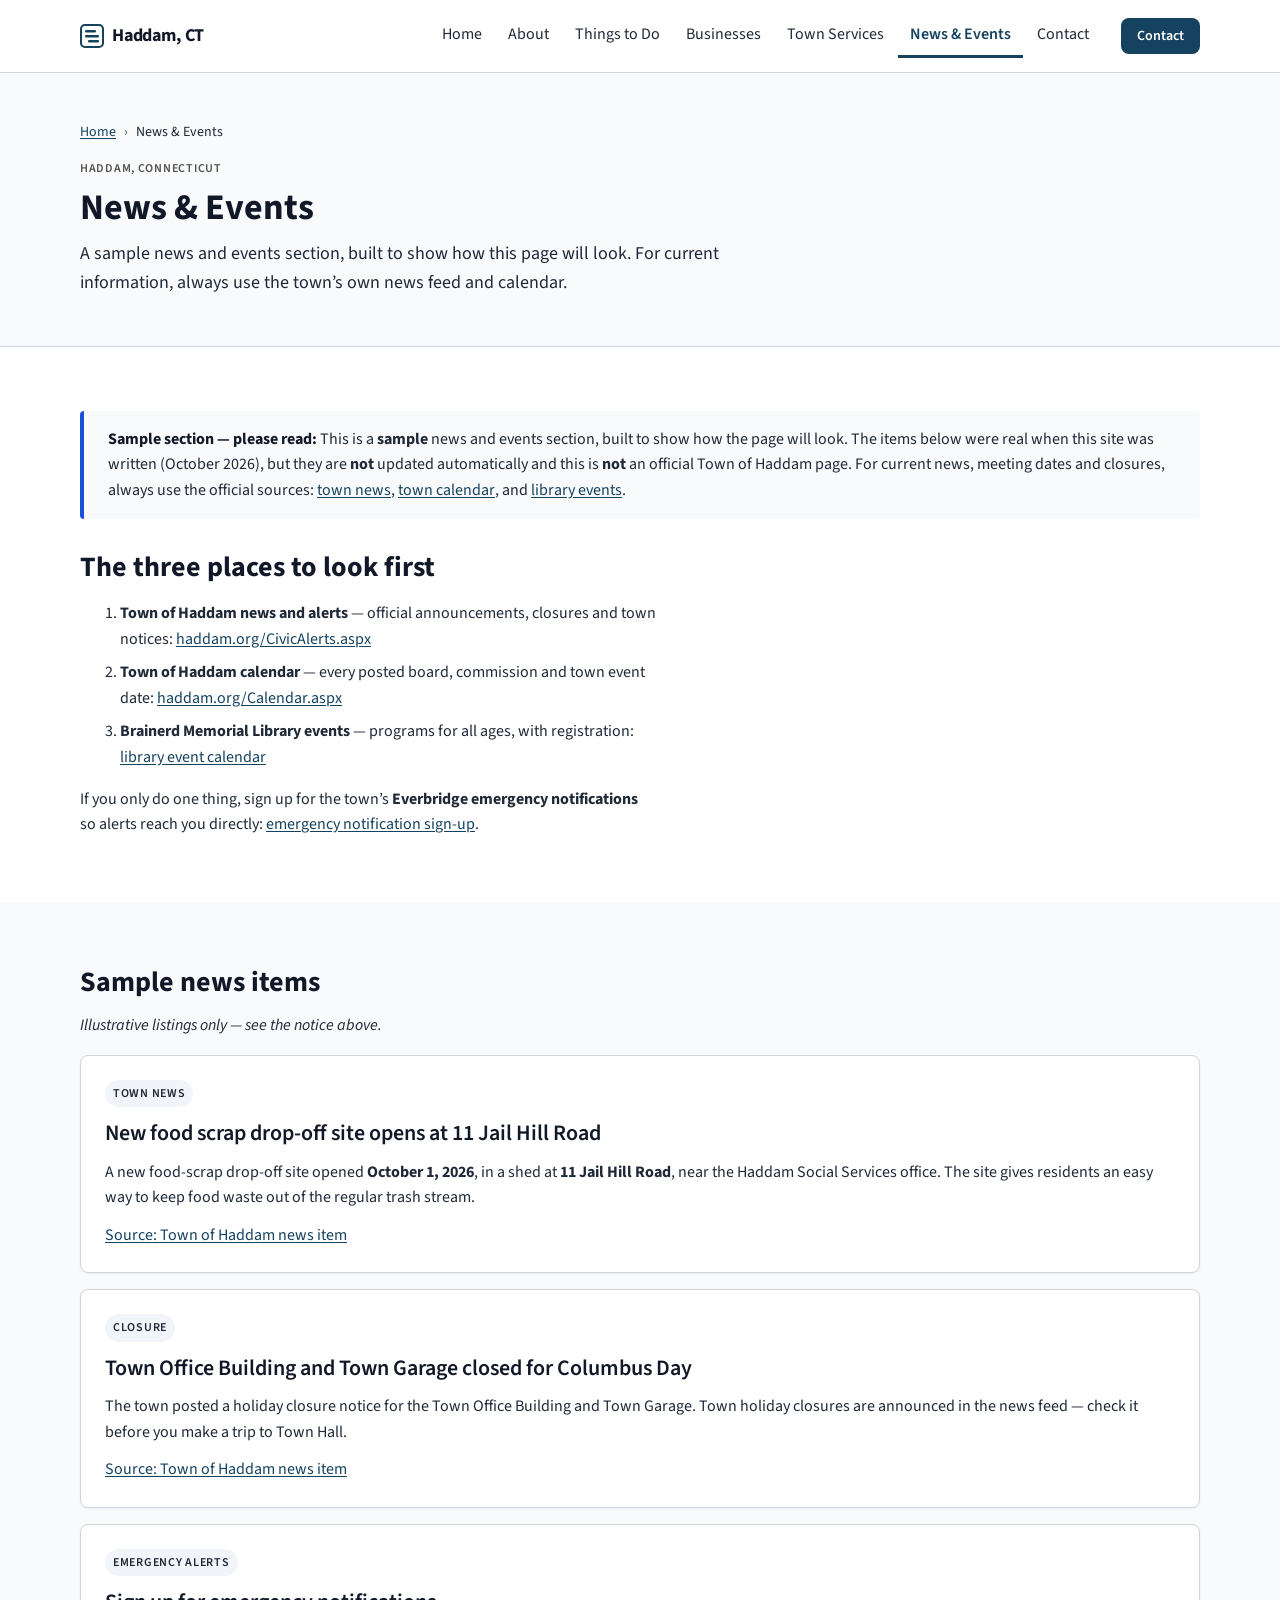
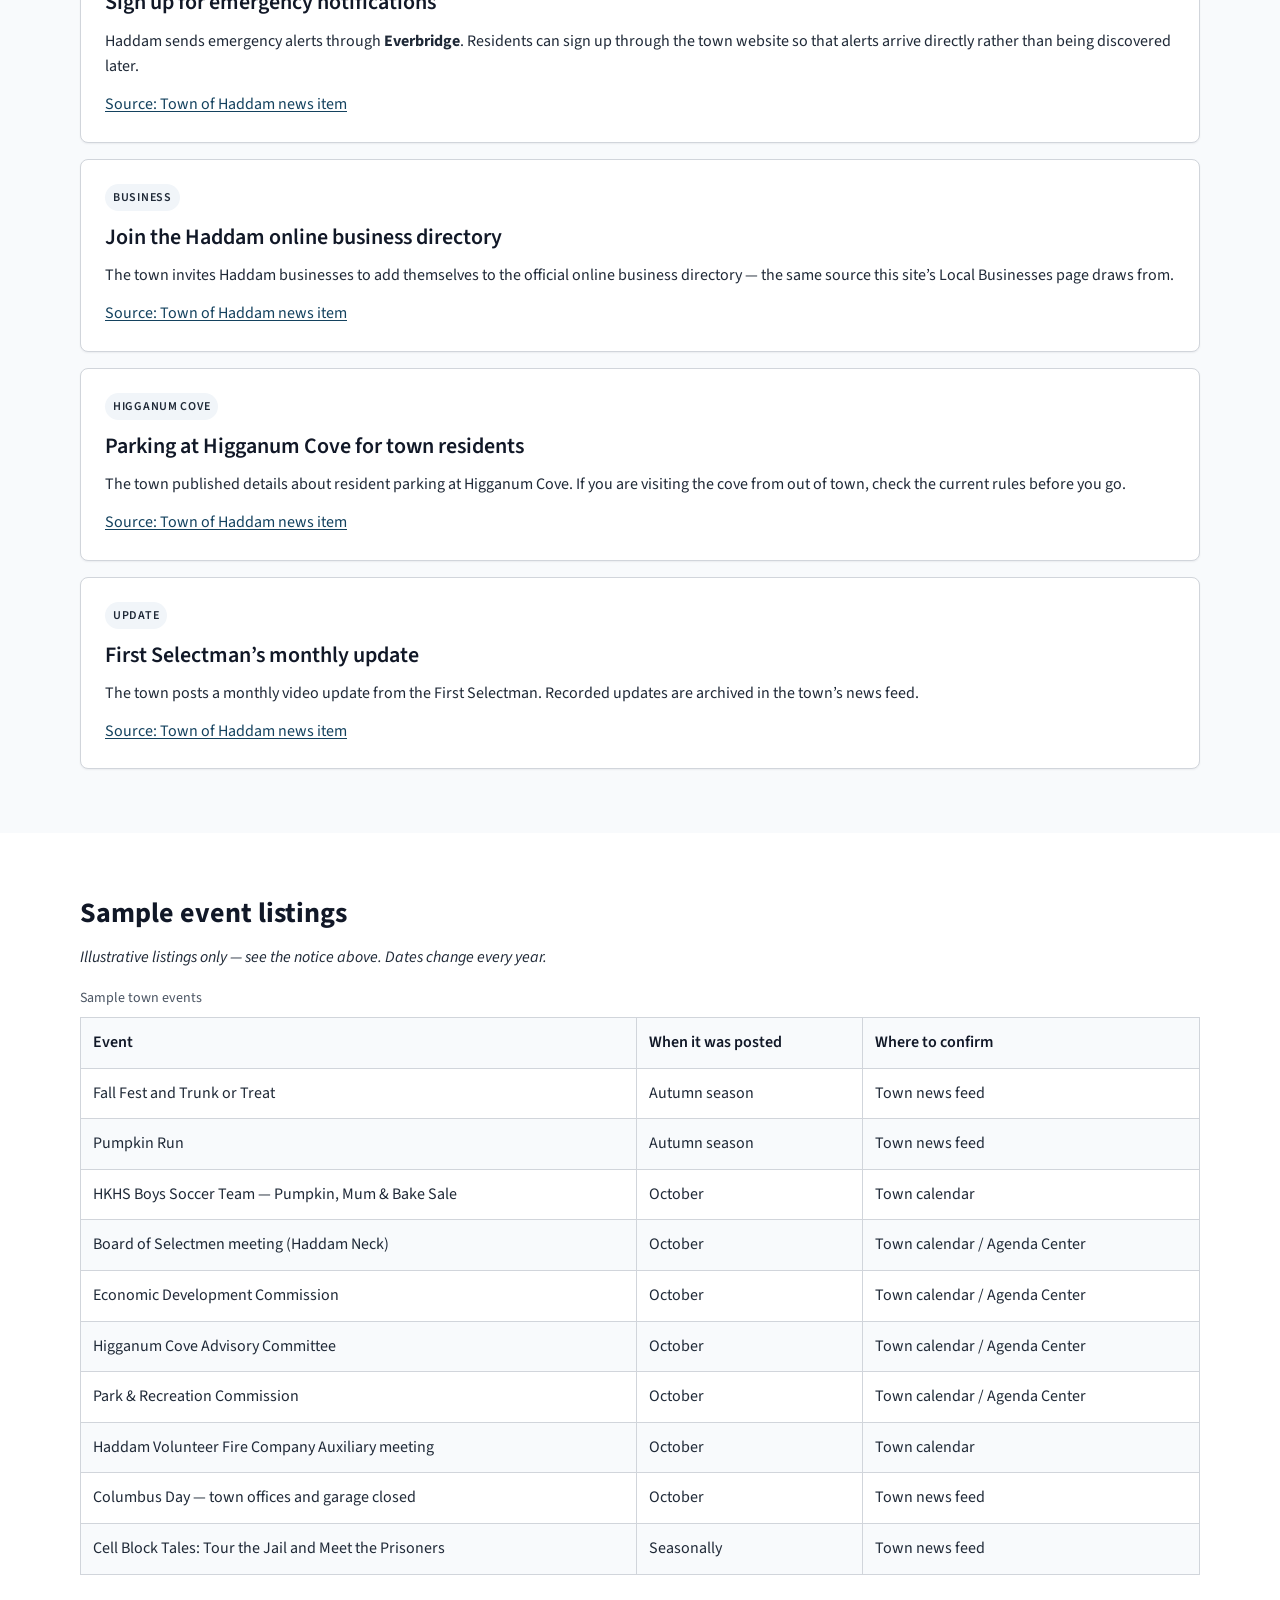
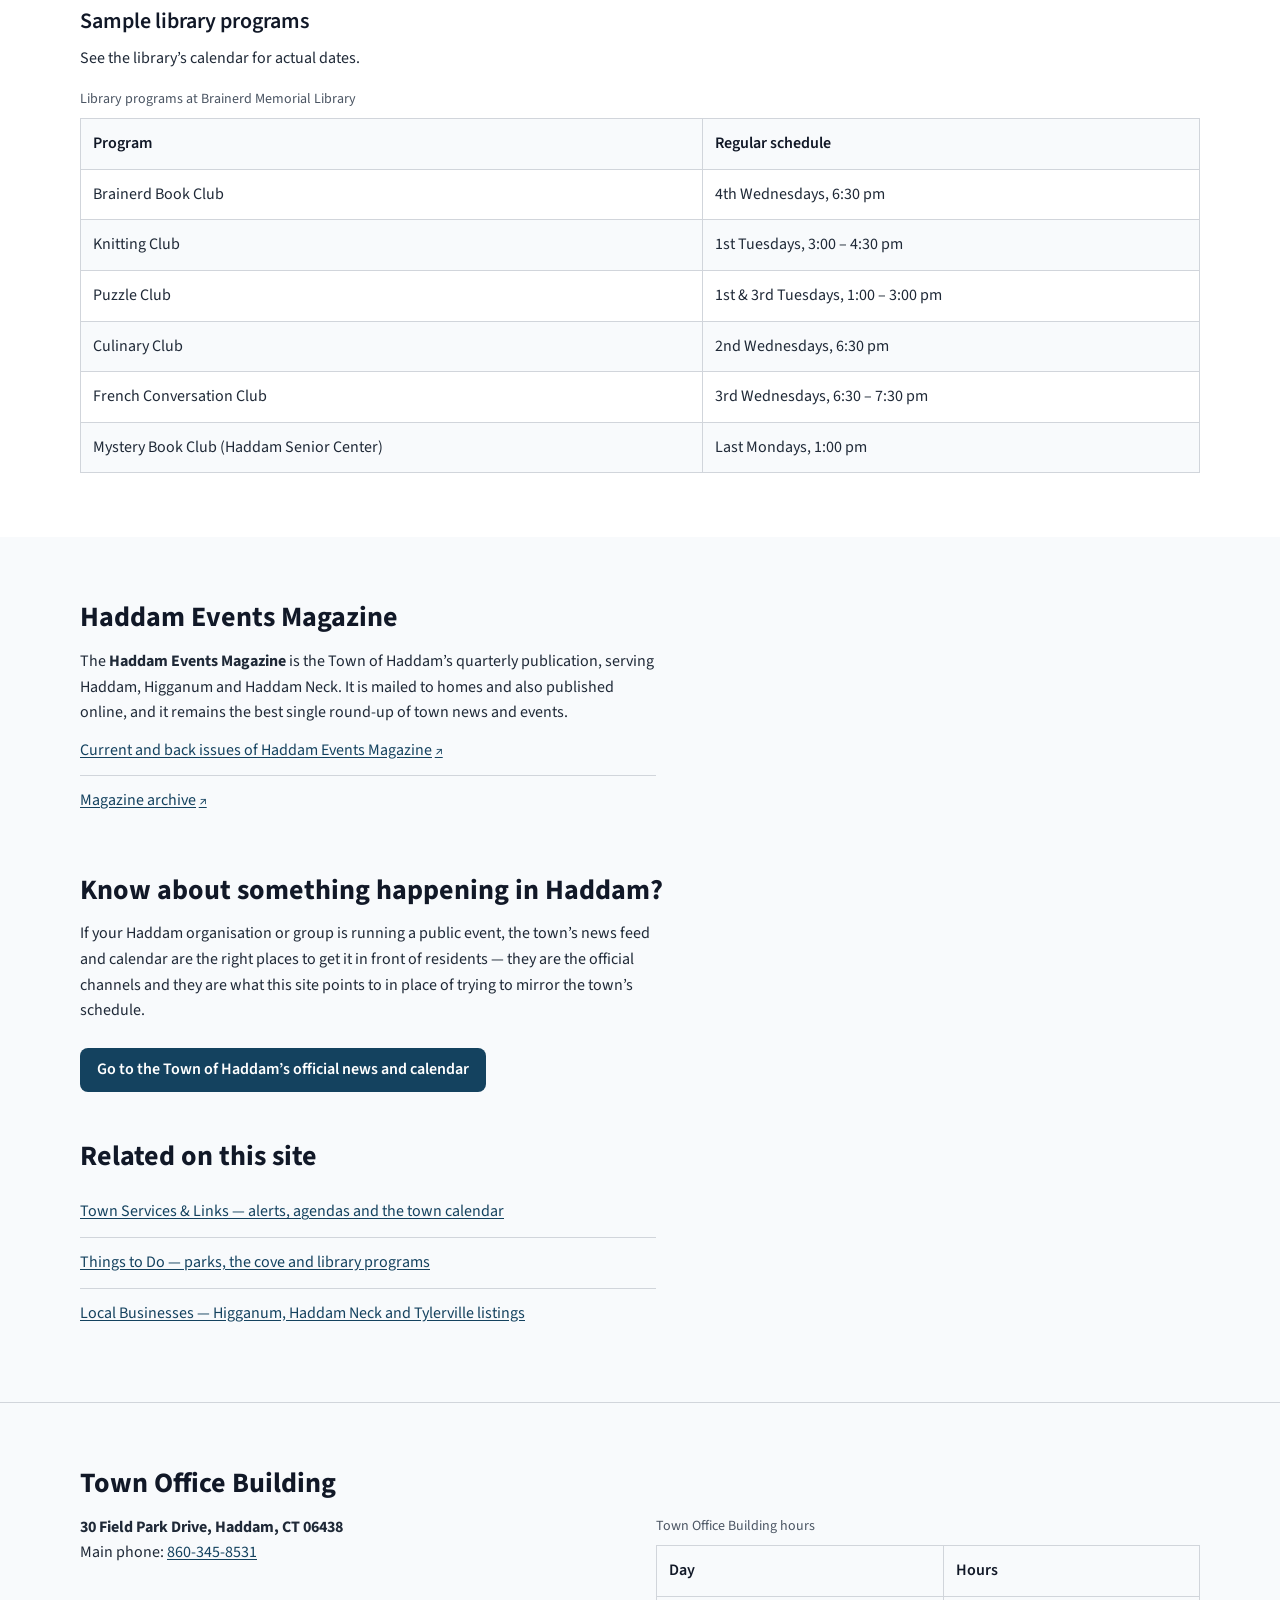
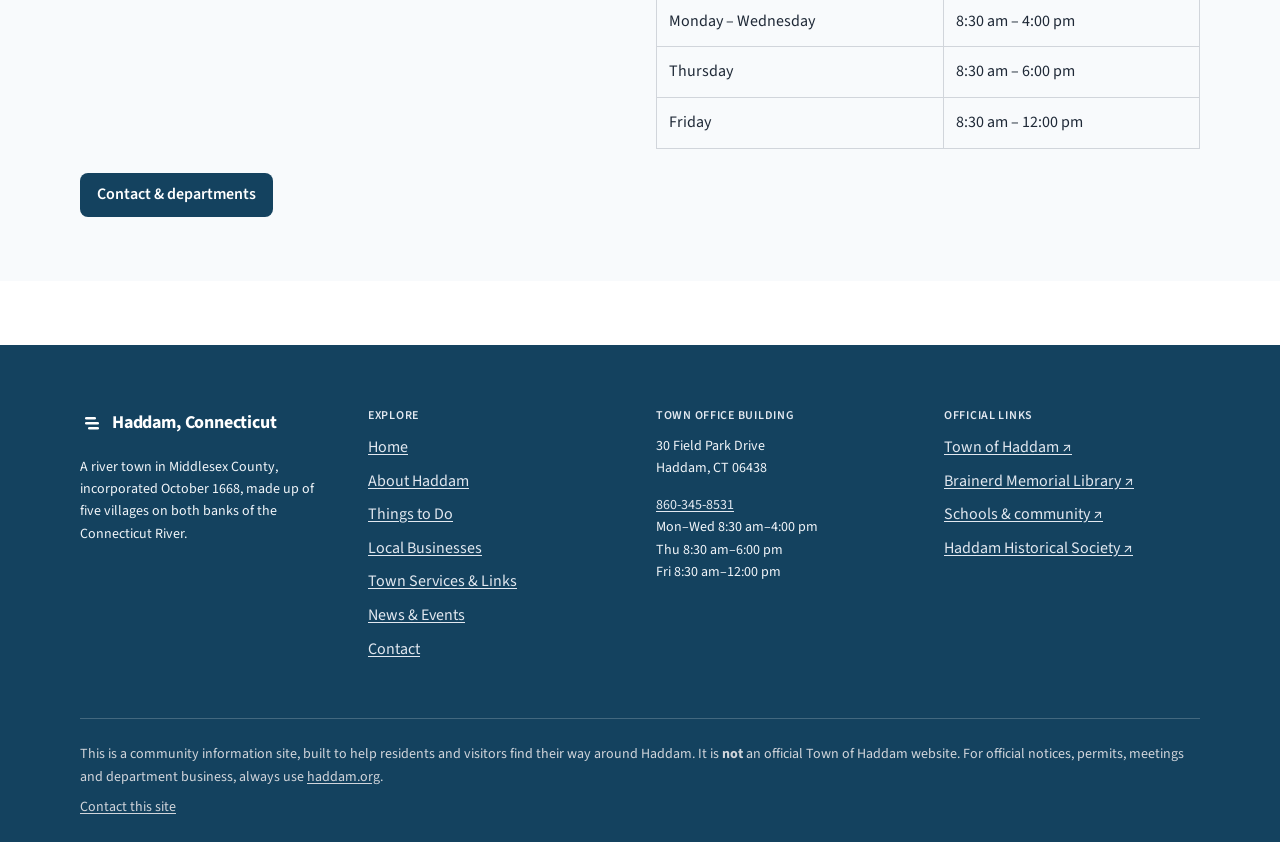
<file: news-events.html>
<!doctype html>
<html lang="en" class="no-js">
<head>
<meta charset="utf-8">
<meta name="viewport" content="width=device-width, initial-scale=1">
<title>Haddam, CT News &amp; Events (Sample Section)</title>
<meta name="description" content="News and events for Haddam, Connecticut. This section shows clearly labelled sample listings to demonstrate the site layout — for official town news and meeting dates, visit haddam.org.">
<link rel="canonical" href="news-events.html">
<meta property="og:type" content="article">
<meta property="og:site_name" content="Haddam, Connecticut">
<meta property="og:title" content="Haddam, CT News &amp; Events (Sample Section)">
<meta property="og:description" content="Sample news and event listings for Haddam, Connecticut, with links to the town's official news feed and calendar.">
<meta property="og:url" content="news-events.html">
<link rel="preconnect" href="https://fonts.gstatic.com" crossorigin>
<link rel="stylesheet" href="https://fonts.googleapis.com/css2?family=Source+Sans+3:ital,wght@0,400;0,600;0,700;1,400&display=swap">
<link rel="stylesheet" href="css/main.css">
<link rel="icon" href="favicon.svg" type="image/svg+xml">
<script>document.documentElement.classList.replace('no-js','js');</script>
</head>
<body>
<a class="skip-link" href="#main">Skip to main content</a>

<header class="site-header">
  <div class="container header-inner">
    <a class="brand" href="index.html">
      <svg class="mark" width="24" height="24" viewBox="0 0 24 24" aria-hidden="true" focusable="false">
        <rect x="1" y="1" width="22" height="22" rx="4" fill="none" stroke="currentColor" stroke-width="2"/>
        <rect x="5" y="6" width="11" height="2.6" rx="1.3" fill="currentColor"/>
        <rect x="5" y="11" width="14" height="2.6" rx="1.3" fill="currentColor"/>
        <rect x="8" y="16" width="11" height="2.6" rx="1.3" fill="currentColor"/>
      </svg>
      Haddam, CT
    </a>
    <button class="nav-toggle" type="button" aria-expanded="false" aria-controls="site-nav">
      <svg class="icon-menu" width="20" height="20" viewBox="0 0 24 24" aria-hidden="true" focusable="false" fill="none" stroke="currentColor" stroke-width="2" stroke-linecap="round"><path d="M3 6h18M3 12h18M3 18h18"/></svg>
      <svg class="icon-close" width="20" height="20" viewBox="0 0 24 24" aria-hidden="true" focusable="false" fill="none" stroke="currentColor" stroke-width="2" stroke-linecap="round"><path d="M6 6l12 12M18 6L6 18"/></svg>
      Menu
    </button>
    <nav id="site-nav" aria-label="Primary" hidden>
      <ul class="nav-list">
        <li><a href="index.html">Home</a></li>
        <li><a href="about.html">About<span class="sr-only"> Haddam</span></a></li>
        <li><a href="things-to-do.html">Things to Do</a></li>
        <li><a href="businesses.html">Businesses</a></li>
        <li><a href="services.html">Town Services</a></li>
        <li><a href="news-events.html" aria-current="page">News &amp; Events</a></li>
        <li><a href="contact.html">Contact</a></li>
      </ul>
      <p class="nav-utility"><a href="contact.html">Contact</a></p>
    </nav>
  </div>
</header>

<main id="main">

  <div class="page-header">
    <div class="container">
      <nav class="breadcrumb" aria-label="Breadcrumb">
        <ol>
          <li><a href="index.html">Home</a></li>
          <li aria-current="page">News &amp; Events</li>
        </ol>
      </nav>
      <p class="eyebrow">Haddam, Connecticut</p>
      <h1>News &amp; Events</h1>
      <p class="lead">A sample news and events section, built to show how this page will look. For current information, always use the town&rsquo;s own news feed and calendar.</p>
    </div>
  </div>

  <section>
    <div class="container">
      <div class="callout callout--info">
        <p><strong class="lead-in">Sample section &mdash; please read:</strong> This is a <strong>sample</strong> news and events section, built to show how the page will look. The items below were real when this site was written (October 2026), but they are <strong>not</strong> updated automatically and this is <strong>not</strong> an official Town of Haddam page. For current news, meeting dates and closures, always use the official sources: <a href="https://www.haddam.org/CivicAlerts.aspx" target="_blank" rel="noopener">town news<span class="sr-only"> (opens in a new tab)</span></a>, <a href="https://www.haddam.org/Calendar.aspx" target="_blank" rel="noopener">town calendar<span class="sr-only"> (opens in a new tab)</span></a>, and <a href="https://engagedpatrons.org/EventsCalendar.cfm?SiteID=9303" target="_blank" rel="noopener">library events<span class="sr-only"> (opens in a new tab)</span></a>.</p>
      </div>

      <h2>The three places to look first</h2>
      <ol class="prose measure">
        <li><strong>Town of Haddam news and alerts</strong> — official announcements, closures and town notices: <a href="https://www.haddam.org/CivicAlerts.aspx" target="_blank" rel="noopener">haddam.org/CivicAlerts.aspx<span class="sr-only"> (opens in a new tab)</span></a></li>
        <li><strong>Town of Haddam calendar</strong> — every posted board, commission and town event date: <a href="https://www.haddam.org/Calendar.aspx" target="_blank" rel="noopener">haddam.org/Calendar.aspx<span class="sr-only"> (opens in a new tab)</span></a></li>
        <li><strong>Brainerd Memorial Library events</strong> — programs for all ages, with registration: <a href="https://engagedpatrons.org/EventsCalendar.cfm?SiteID=9303" target="_blank" rel="noopener">library event calendar<span class="sr-only"> (opens in a new tab)</span></a></li>
      </ol>
      <div class="prose measure">
        <p>If you only do one thing, sign up for the town&rsquo;s <strong>Everbridge emergency notifications</strong> so alerts reach you directly: <a href="https://www.haddam.org/CivicAlerts.aspx?AID=102" target="_blank" rel="noopener">emergency notification sign-up<span class="sr-only"> (opens in a new tab)</span></a>.</p>
      </div>
    </div>
  </section>

  <section class="section--alt">
    <div class="container">
      <h2>Sample news items</h2>
      <p class="measure"><em>Illustrative listings only — see the notice above.</em></p>

      <article class="card" style="margin-bottom:var(--space-4)">
        <p class="badge">Town news</p>
        <h3>New food scrap drop-off site opens at 11 Jail Hill Road</h3>
        <p>A new food-scrap drop-off site opened <strong>October 1, 2026</strong>, in a shed at <strong>11 Jail Hill Road</strong>, near the Haddam Social Services office. The site gives residents an easy way to keep food waste out of the regular trash stream.</p>
        <p><a href="https://www.haddam.org/CivicAlerts.aspx?AID=191" target="_blank" rel="noopener">Source: Town of Haddam news item<span class="sr-only"> (opens in a new tab)</span></a></p>
      </article>

      <article class="card" style="margin-bottom:var(--space-4)">
        <p class="badge">Closure</p>
        <h3>Town Office Building and Town Garage closed for Columbus Day</h3>
        <p>The town posted a holiday closure notice for the Town Office Building and Town Garage. Town holiday closures are announced in the news feed — check it before you make a trip to Town Hall.</p>
        <p><a href="https://www.haddam.org/CivicAlerts.aspx?AID=187" target="_blank" rel="noopener">Source: Town of Haddam news item<span class="sr-only"> (opens in a new tab)</span></a></p>
      </article>

      <article class="card" style="margin-bottom:var(--space-4)">
        <p class="badge">Emergency alerts</p>
        <h3>Sign up for emergency notifications</h3>
        <p>Haddam sends emergency alerts through <strong>Everbridge</strong>. Residents can sign up through the town website so that alerts arrive directly rather than being discovered later.</p>
        <p><a href="https://www.haddam.org/CivicAlerts.aspx?AID=102" target="_blank" rel="noopener">Source: Town of Haddam news item<span class="sr-only"> (opens in a new tab)</span></a></p>
      </article>

      <article class="card" style="margin-bottom:var(--space-4)">
        <p class="badge">Business</p>
        <h3>Join the Haddam online business directory</h3>
        <p>The town invites Haddam businesses to add themselves to the official online business directory — the same source this site&rsquo;s Local Businesses page draws from.</p>
        <p><a href="https://www.haddam.org/CivicAlerts.aspx?AID=131" target="_blank" rel="noopener">Source: Town of Haddam news item<span class="sr-only"> (opens in a new tab)</span></a></p>
      </article>

      <article class="card" style="margin-bottom:var(--space-4)">
        <p class="badge">Higganum Cove</p>
        <h3>Parking at Higganum Cove for town residents</h3>
        <p>The town published details about resident parking at Higganum Cove. If you are visiting the cove from out of town, check the current rules before you go.</p>
        <p><a href="https://www.haddam.org/CivicAlerts.aspx?AID=139" target="_blank" rel="noopener">Source: Town of Haddam news item<span class="sr-only"> (opens in a new tab)</span></a></p>
      </article>

      <article class="card">
        <p class="badge">Update</p>
        <h3>First Selectman&rsquo;s monthly update</h3>
        <p>The town posts a monthly video update from the First Selectman. Recorded updates are archived in the town&rsquo;s news feed.</p>
        <p><a href="https://www.haddam.org/CivicAlerts.aspx?AID=82" target="_blank" rel="noopener">Source: Town of Haddam news item<span class="sr-only"> (opens in a new tab)</span></a></p>
      </article>
    </div>
  </section>

  <section>
    <div class="container">
      <h2>Sample event listings</h2>
      <p class="measure"><em>Illustrative listings only — see the notice above. Dates change every year.</em></p>
      <div class="table-scroll" role="region" aria-label="Sample Haddam event listings" tabindex="0">
        <table>
          <caption>Sample town events</caption>
          <thead><tr><th scope="col">Event</th><th scope="col">When it was posted</th><th scope="col">Where to confirm</th></tr></thead>
          <tbody>
            <tr><td>Fall Fest and Trunk or Treat</td><td>Autumn season</td><td>Town news feed</td></tr>
            <tr><td>Pumpkin Run</td><td>Autumn season</td><td>Town news feed</td></tr>
            <tr><td>HKHS Boys Soccer Team — Pumpkin, Mum &amp; Bake Sale</td><td>October</td><td>Town calendar</td></tr>
            <tr><td>Board of Selectmen meeting (Haddam Neck)</td><td>October</td><td>Town calendar / Agenda Center</td></tr>
            <tr><td>Economic Development Commission</td><td>October</td><td>Town calendar / Agenda Center</td></tr>
            <tr><td>Higganum Cove Advisory Committee</td><td>October</td><td>Town calendar / Agenda Center</td></tr>
            <tr><td>Park &amp; Recreation Commission</td><td>October</td><td>Town calendar / Agenda Center</td></tr>
            <tr><td>Haddam Volunteer Fire Company Auxiliary meeting</td><td>October</td><td>Town calendar</td></tr>
            <tr><td>Columbus Day — town offices and garage closed</td><td>October</td><td>Town news feed</td></tr>
            <tr><td>Cell Block Tales: Tour the Jail and Meet the Prisoners</td><td>Seasonally</td><td>Town news feed</td></tr>
          </tbody>
        </table>
      </div>

      <h3 style="margin-top:var(--space-6)">Sample library programs</h3>
      <p class="measure">See the library&rsquo;s calendar for actual dates.</p>
      <div class="table-scroll" role="region" aria-label="Sample library program schedules" tabindex="0">
        <table>
          <caption>Library programs at Brainerd Memorial Library</caption>
          <thead><tr><th scope="col">Program</th><th scope="col">Regular schedule</th></tr></thead>
          <tbody>
            <tr><td>Brainerd Book Club</td><td class="num">4th Wednesdays, 6:30 pm</td></tr>
            <tr><td>Knitting Club</td><td class="num">1st Tuesdays, 3:00 &ndash; 4:30 pm</td></tr>
            <tr><td>Puzzle Club</td><td class="num">1st &amp; 3rd Tuesdays, 1:00 &ndash; 3:00 pm</td></tr>
            <tr><td>Culinary Club</td><td class="num">2nd Wednesdays, 6:30 pm</td></tr>
            <tr><td>French Conversation Club</td><td class="num">3rd Wednesdays, 6:30 &ndash; 7:30 pm</td></tr>
            <tr><td>Mystery Book Club (Haddam Senior Center)</td><td class="num">Last Mondays, 1:00 pm</td></tr>
          </tbody>
        </table>
      </div>
    </div>
  </section>

  <section class="section--alt">
    <div class="container">
      <h2>Haddam Events Magazine</h2>
      <div class="prose measure">
        <p>The <strong>Haddam Events Magazine</strong> is the Town of Haddam&rsquo;s quarterly publication, serving Haddam, Higganum and Haddam Neck. It is mailed to homes and also published online, and it remains the best single round-up of town news and events.</p>
      </div>
      <ul class="link-list link-list--external measure">
        <li><a href="https://www.haddam.org/573/Haddam-Events-Magazine" target="_blank" rel="noopener">Current and back issues of Haddam Events Magazine<span class="sr-only"> (opens in a new tab)</span></a></li>
        <li><a href="https://www.haddam.org/Archive.aspx?AMID=45" target="_blank" rel="noopener">Magazine archive<span class="sr-only"> (opens in a new tab)</span></a></li>
      </ul>

      <h2 style="margin-top:var(--space-7)">Know about something happening in Haddam?</h2>
      <div class="prose measure">
        <p>If your Haddam organisation or group is running a public event, the town&rsquo;s news feed and calendar are the right places to get it in front of residents — they are the official channels and they are what this site points to in place of trying to mirror the town&rsquo;s schedule.</p>
      </div>
      <div class="cta-row" style="margin-top:var(--space-5)">
        <a class="btn btn--primary" href="https://www.haddam.org/" target="_blank" rel="noopener">Go to the Town of Haddam&rsquo;s official news and calendar<span class="sr-only"> (opens in a new tab)</span></a>
      </div>

      <h2 style="margin-top:var(--space-7)">Related on this site</h2>
      <ul class="link-list measure">
        <li><a href="services.html">Town Services &amp; Links &mdash; alerts, agendas and the town calendar</a></li>
        <li><a href="things-to-do.html">Things to Do &mdash; parks, the cove and library programs</a></li>
        <li><a href="businesses.html">Local Businesses &mdash; Higganum, Haddam Neck and Tylerville listings</a></li>
      </ul>
    </div>
  </section>

  <section class="contact-band">
    <div class="container">
      <h2>Town Office Building</h2>
      <div class="split">
        <address class="prose">
          <p><strong>30 Field Park Drive, Haddam, CT 06438</strong><br>
          Main phone: <a class="num" href="tel:+18603458531">860-345-8531</a></p>
        </address>
        <div>
          <table>
            <caption>Town Office Building hours</caption>
            <thead><tr><th scope="col">Day</th><th scope="col">Hours</th></tr></thead>
            <tbody>
              <tr><td>Monday &ndash; Wednesday</td><td class="num">8:30 am &ndash; 4:00 pm</td></tr>
              <tr><td>Thursday</td><td class="num">8:30 am &ndash; 6:00 pm</td></tr>
              <tr><td>Friday</td><td class="num">8:30 am &ndash; 12:00 pm</td></tr>
            </tbody>
          </table>
        </div>
      </div>
      <div class="cta-row" style="margin-top:var(--space-5)">
        <a class="btn btn--primary" href="contact.html">Contact &amp; departments</a>
      </div>
    </div>
  </section>

</main>

<footer class="site-footer">
  <div class="container">
    <div class="footer-grid">
      <div>
        <a class="brand" href="index.html">
          <svg class="mark" width="24" height="24" viewBox="0 0 24 24" aria-hidden="true" focusable="false">
            <rect x="5" y="6" width="11" height="2.6" rx="1.3" fill="currentColor"/>
            <rect x="5" y="11" width="14" height="2.6" rx="1.3" fill="currentColor"/>
            <rect x="8" y="16" width="11" height="2.6" rx="1.3" fill="currentColor"/>
          </svg>
          Haddam, Connecticut
        </a>
        <p style="margin-top:var(--space-3)">A river town in Middlesex County, incorporated October 1668, made up of five villages on both banks of the Connecticut River.</p>
      </div>
      <div>
        <h2>Explore</h2>
        <ul>
          <li><a href="index.html">Home</a></li>
          <li><a href="about.html">About Haddam</a></li>
          <li><a href="things-to-do.html">Things to Do</a></li>
          <li><a href="businesses.html">Local Businesses</a></li>
          <li><a href="services.html">Town Services &amp; Links</a></li>
          <li><a href="news-events.html">News &amp; Events</a></li>
          <li><a href="contact.html">Contact</a></li>
        </ul>
      </div>
      <div>
        <h2>Town Office Building</h2>
        <address>
          <p>30 Field Park Drive<br>Haddam, CT 06438</p>
          <p><a class="num" href="tel:+18603458531">860-345-8531</a></p>
        </address>
        <p>Mon&ndash;Wed 8:30 am&ndash;4:00 pm<br>Thu 8:30 am&ndash;6:00 pm<br>Fri 8:30 am&ndash;12:00 pm</p>
      </div>
      <div>
        <h2>Official links</h2>
        <ul>
          <li><a href="https://www.haddam.org/" target="_blank" rel="noopener">Town of Haddam<span class="sr-only"> (opens in a new tab)</span> &#8599;</a></li>
          <li><a href="https://brainerdlibrary.org/" target="_blank" rel="noopener">Brainerd Memorial Library<span class="sr-only"> (opens in a new tab)</span> &#8599;</a></li>
          <li><a href="https://www.haddam.org/31/Community" target="_blank" rel="noopener">Schools &amp; community<span class="sr-only"> (opens in a new tab)</span> &#8599;</a></li>
          <li><a href="https://www.haddamhistory.org/" target="_blank" rel="noopener">Haddam Historical Society<span class="sr-only"> (opens in a new tab)</span> &#8599;</a></li>
        </ul>
      </div>
    </div>
    <div class="footer-bottom">
      <p>This is a community information site, built to help residents and visitors find their way around Haddam. It is <strong>not</strong> an official Town of Haddam website. For official notices, permits, meetings and department business, always use <a href="https://www.haddam.org/" target="_blank" rel="noopener">haddam.org<span class="sr-only"> (opens in a new tab)</span></a>.</p>
      <p><a href="contact.html">Contact this site</a></p>
    </div>
  </div>
</footer>

<script src="js/site.js" defer></script>
</body>
</html>
</file>
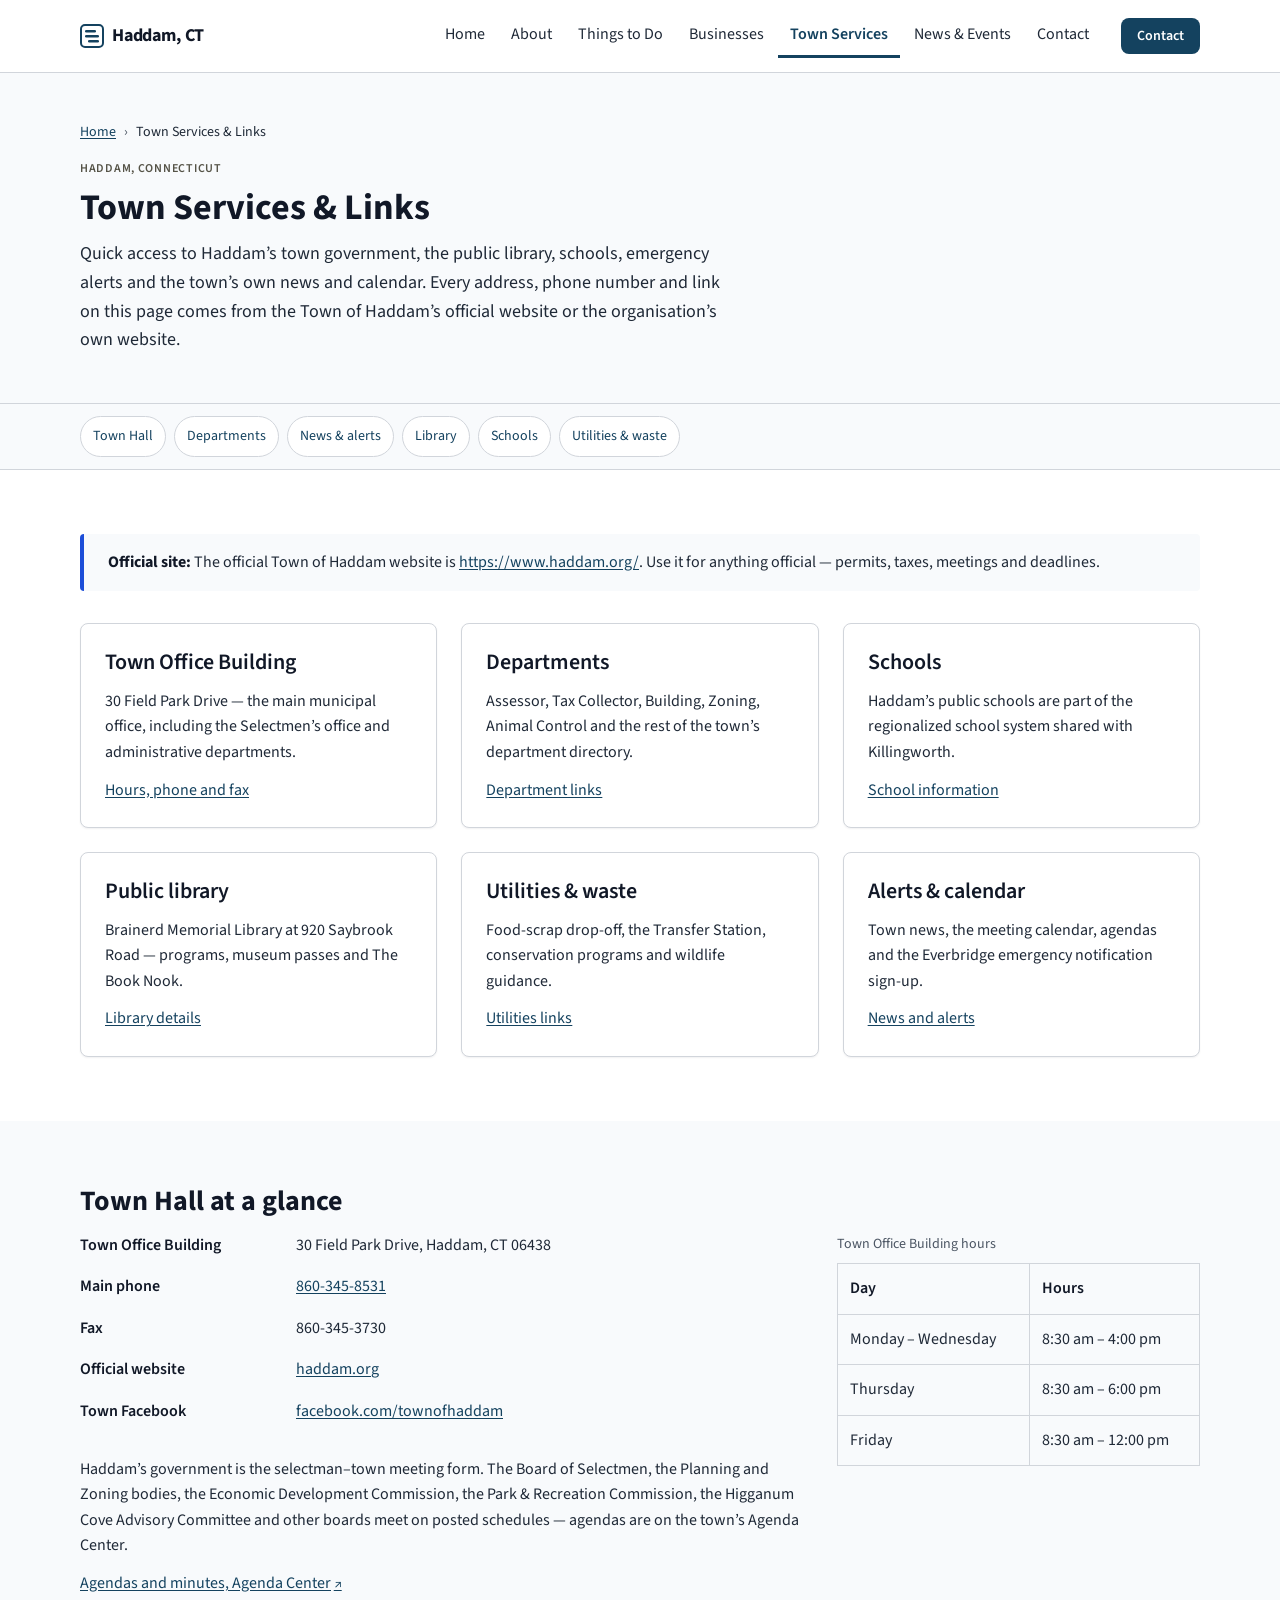
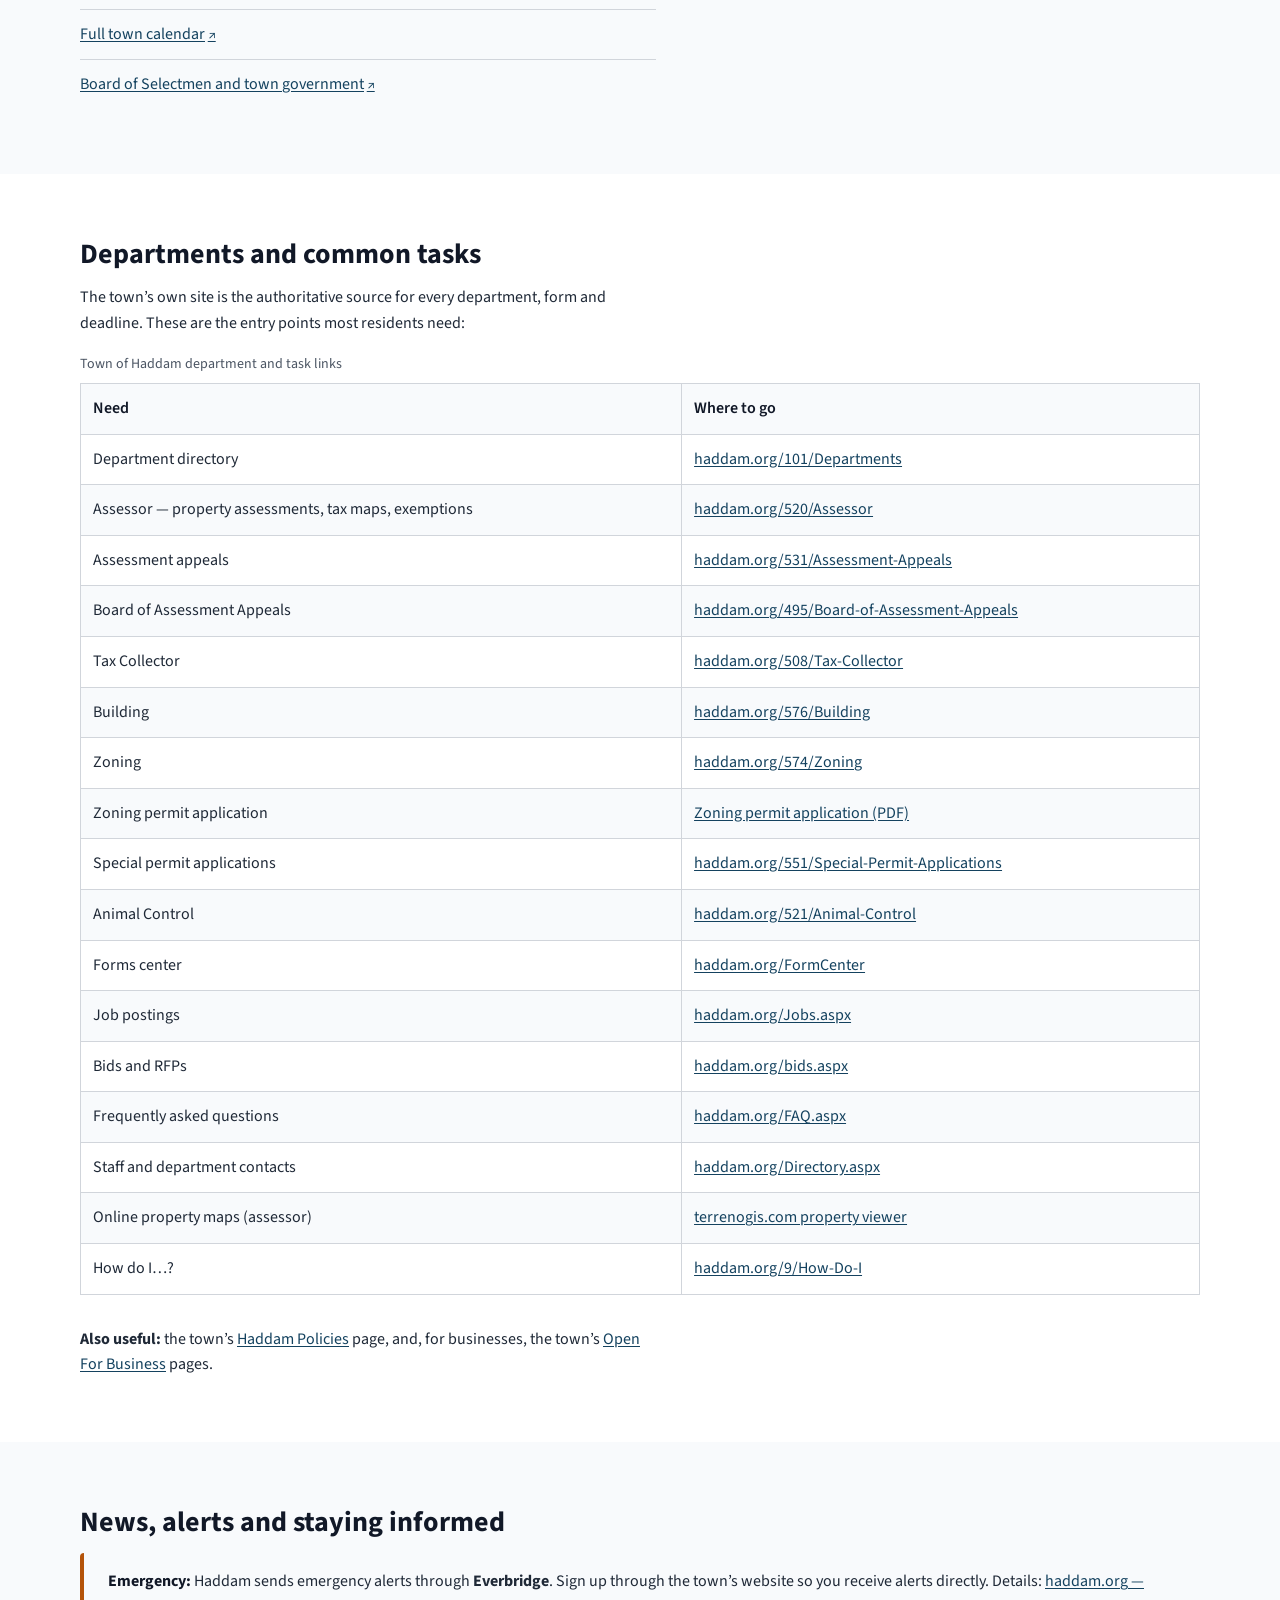
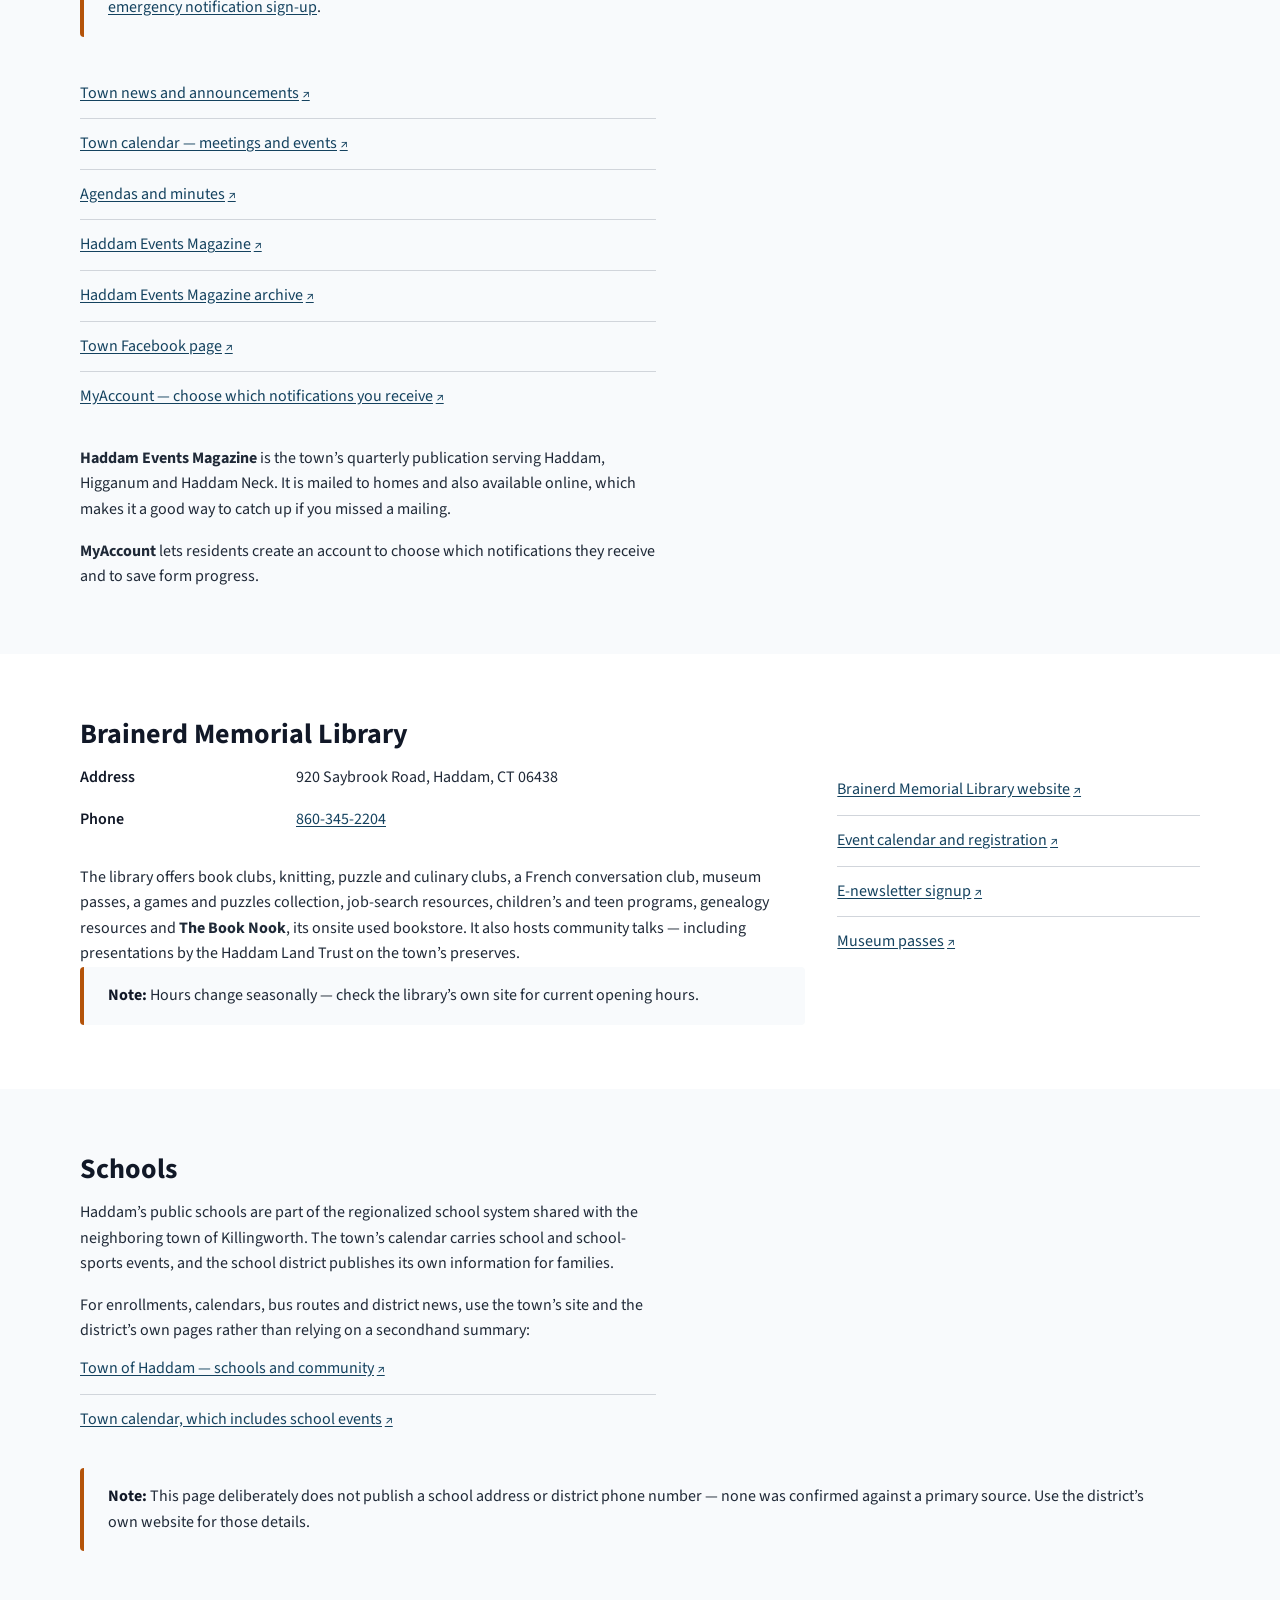
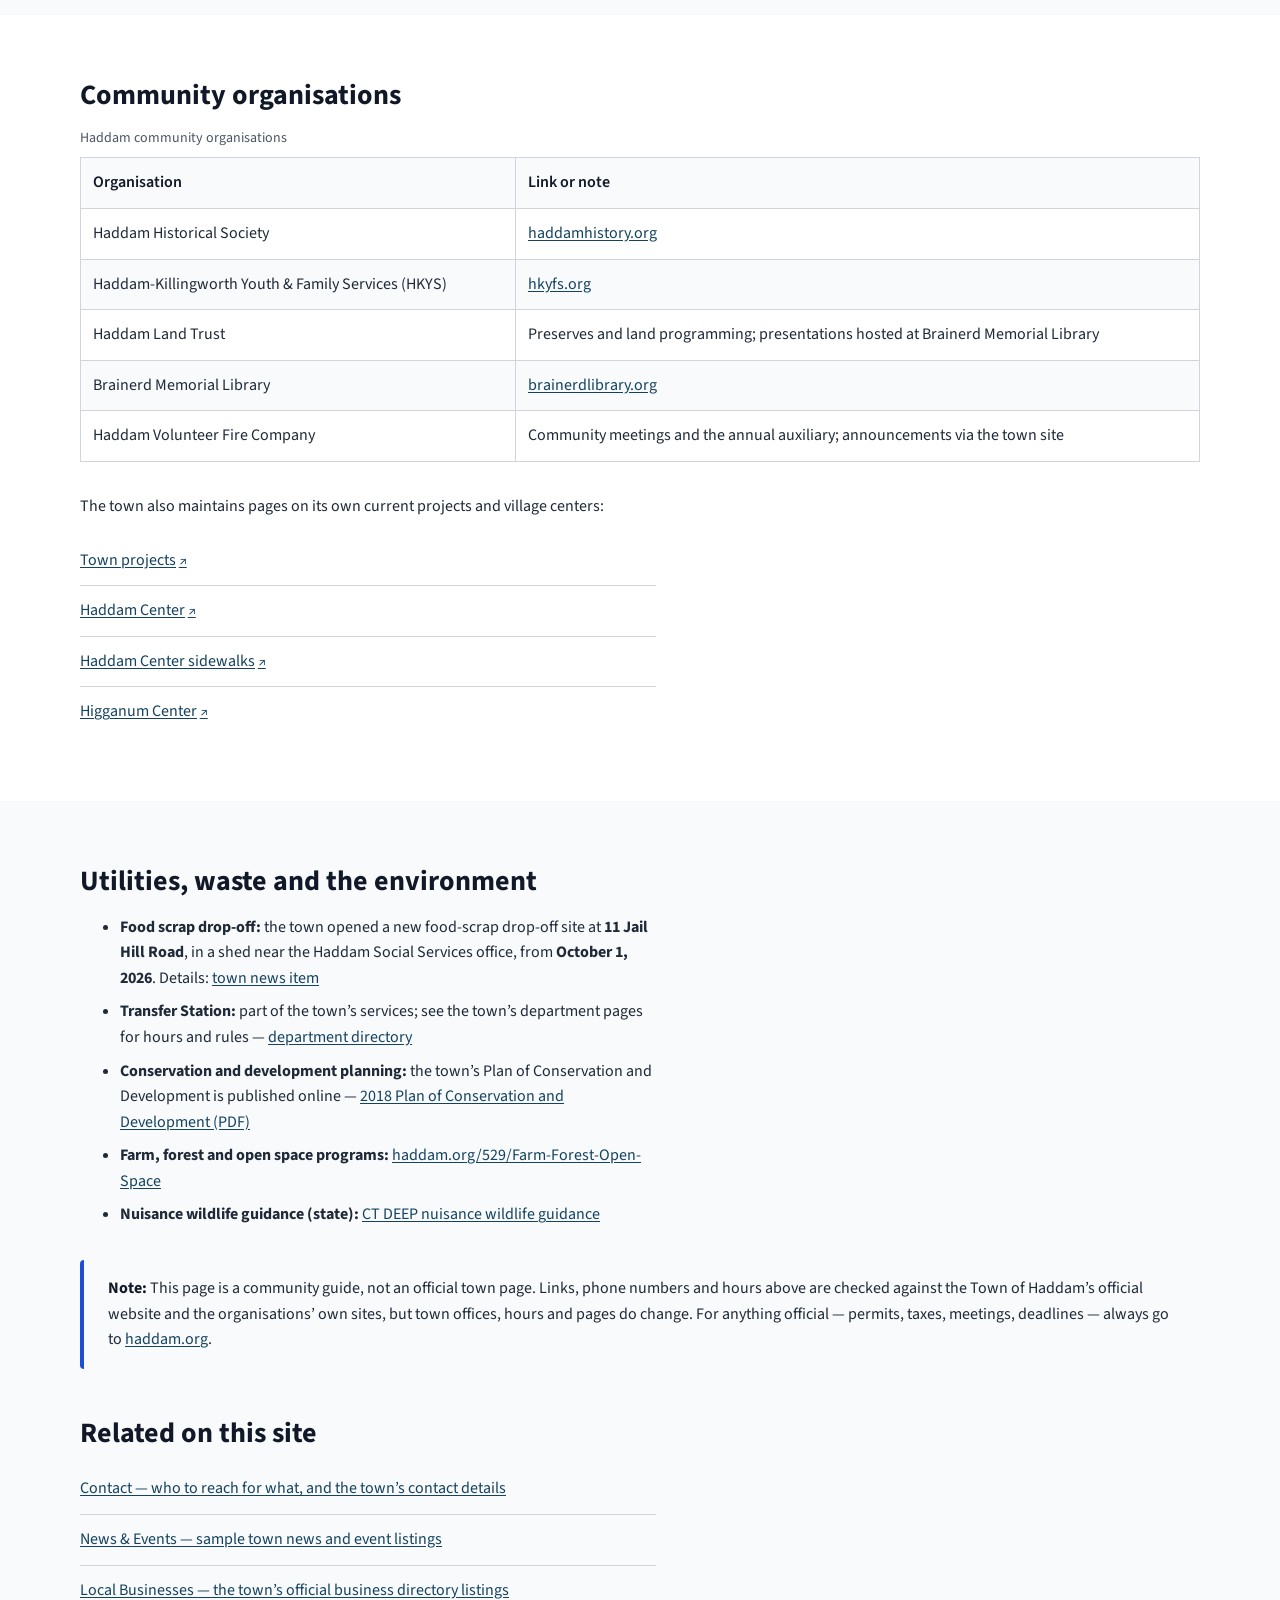
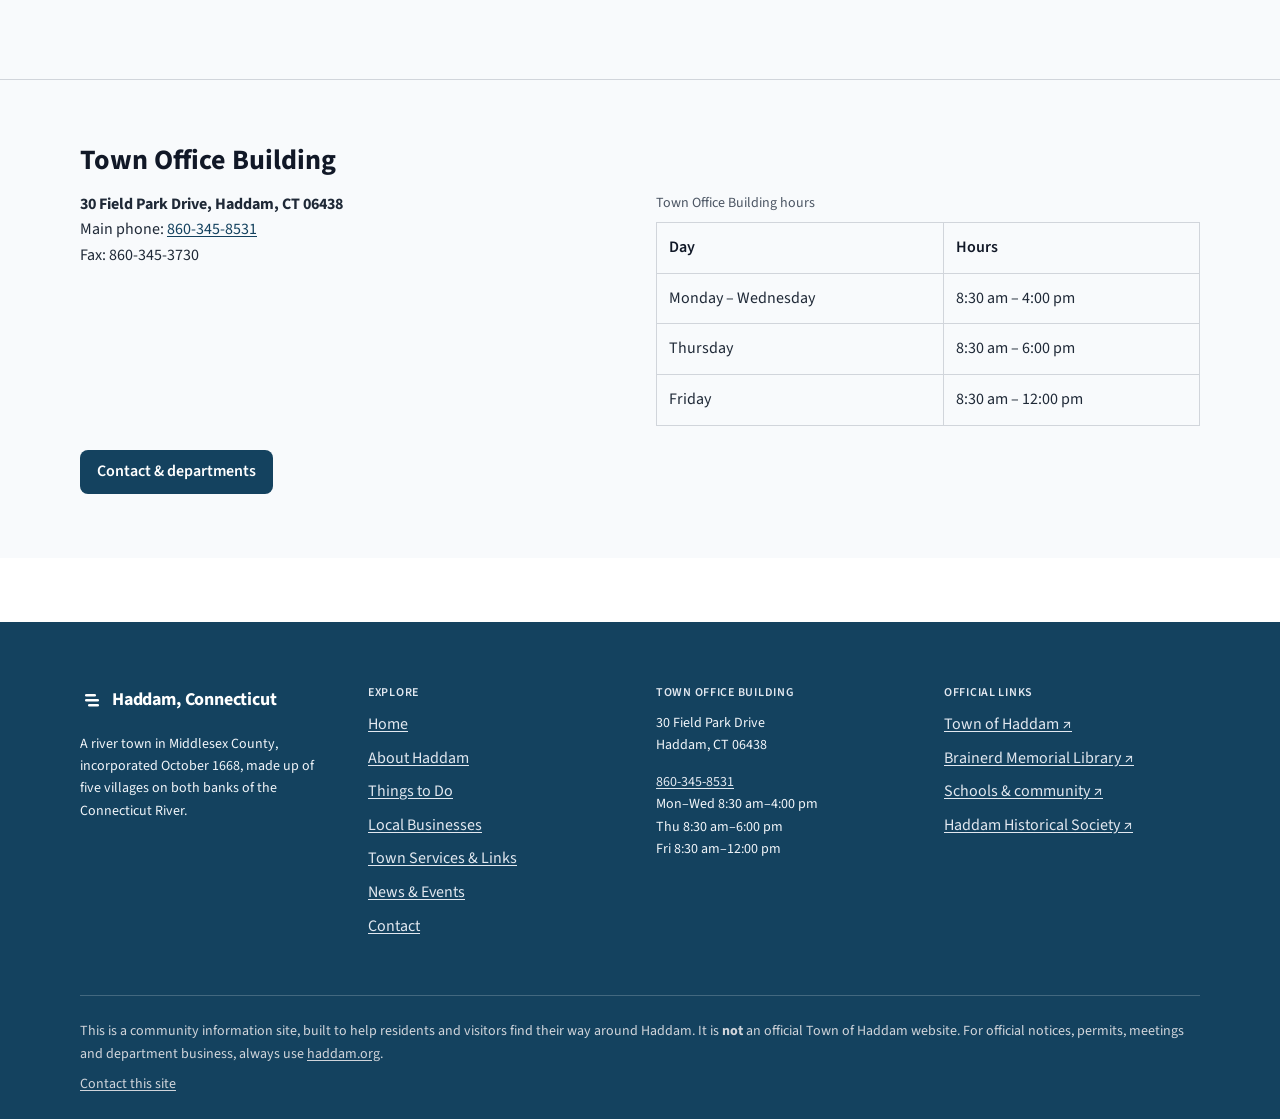
<file: services.html>
<!doctype html>
<html lang="en" class="no-js">
<head>
<meta charset="utf-8">
<meta name="viewport" content="width=device-width, initial-scale=1">
<title>Haddam, CT Town Services &amp; Links — Town Hall, Library, Schools, Alerts</title>
<meta name="description" content="Town services and useful links for Haddam, Connecticut — Town Office Building hours and phone, town departments, the library, schools, emergency alerts and the town's news and calendar.">
<link rel="canonical" href="services.html">
<meta property="og:type" content="article">
<meta property="og:site_name" content="Haddam, Connecticut">
<meta property="og:title" content="Haddam, CT Town Services &amp; Links — Town Hall, Library, Schools, Alerts">
<meta property="og:description" content="Town Office Building hours, departments, the library, schools and emergency alerts for Haddam, Connecticut.">
<meta property="og:url" content="services.html">
<link rel="preconnect" href="https://fonts.gstatic.com" crossorigin>
<link rel="stylesheet" href="https://fonts.googleapis.com/css2?family=Source+Sans+3:ital,wght@0,400;0,600;0,700;1,400&display=swap">
<link rel="stylesheet" href="css/main.css">
<link rel="icon" href="favicon.svg" type="image/svg+xml">
<script>document.documentElement.classList.replace('no-js','js');</script>
</head>
<body>
<a class="skip-link" href="#main">Skip to main content</a>

<header class="site-header">
  <div class="container header-inner">
    <a class="brand" href="index.html">
      <svg class="mark" width="24" height="24" viewBox="0 0 24 24" aria-hidden="true" focusable="false">
        <rect x="1" y="1" width="22" height="22" rx="4" fill="none" stroke="currentColor" stroke-width="2"/>
        <rect x="5" y="6" width="11" height="2.6" rx="1.3" fill="currentColor"/>
        <rect x="5" y="11" width="14" height="2.6" rx="1.3" fill="currentColor"/>
        <rect x="8" y="16" width="11" height="2.6" rx="1.3" fill="currentColor"/>
      </svg>
      Haddam, CT
    </a>
    <button class="nav-toggle" type="button" aria-expanded="false" aria-controls="site-nav">
      <svg class="icon-menu" width="20" height="20" viewBox="0 0 24 24" aria-hidden="true" focusable="false" fill="none" stroke="currentColor" stroke-width="2" stroke-linecap="round"><path d="M3 6h18M3 12h18M3 18h18"/></svg>
      <svg class="icon-close" width="20" height="20" viewBox="0 0 24 24" aria-hidden="true" focusable="false" fill="none" stroke="currentColor" stroke-width="2" stroke-linecap="round"><path d="M6 6l12 12M18 6L6 18"/></svg>
      Menu
    </button>
    <nav id="site-nav" aria-label="Primary" hidden>
      <ul class="nav-list">
        <li><a href="index.html">Home</a></li>
        <li><a href="about.html">About<span class="sr-only"> Haddam</span></a></li>
        <li><a href="things-to-do.html">Things to Do</a></li>
        <li><a href="businesses.html">Businesses</a></li>
        <li><a href="services.html" aria-current="page">Town Services</a></li>
        <li><a href="news-events.html">News &amp; Events</a></li>
        <li><a href="contact.html">Contact</a></li>
      </ul>
      <p class="nav-utility"><a href="contact.html">Contact</a></p>
    </nav>
  </div>
</header>

<main id="main">

  <div class="page-header">
    <div class="container">
      <nav class="breadcrumb" aria-label="Breadcrumb">
        <ol>
          <li><a href="index.html">Home</a></li>
          <li aria-current="page">Town Services &amp; Links</li>
        </ol>
      </nav>
      <p class="eyebrow">Haddam, Connecticut</p>
      <h1>Town Services &amp; Links</h1>
      <p class="lead">Quick access to Haddam&rsquo;s town government, the public library, schools, emergency alerts and the town&rsquo;s own news and calendar. Every address, phone number and link on this page comes from the Town of Haddam&rsquo;s official website or the organisation&rsquo;s own website.</p>
    </div>
  </div>

  <nav class="jump-nav" aria-label="On this page">
    <div class="container">
      <ul>
        <li><a href="#town-hall">Town Hall</a></li>
        <li><a href="#departments">Departments</a></li>
        <li><a href="#news">News &amp; alerts</a></li>
        <li><a href="#library">Library</a></li>
        <li><a href="#schools">Schools</a></li>
        <li><a href="#utilities">Utilities &amp; waste</a></li>
      </ul>
    </div>
  </nav>

  <section>
    <div class="container">
      <div class="callout callout--info">
        <p><strong class="lead-in">Official site:</strong> The official Town of Haddam website is <a href="https://www.haddam.org/" target="_blank" rel="noopener">https://www.haddam.org/<span class="sr-only"> (opens in a new tab)</span></a>. Use it for anything official — permits, taxes, meetings and deadlines.</p>
      </div>

      <div class="grid grid--cards">
        <article class="card">
          <h3>Town Office Building</h3>
          <p>30 Field Park Drive &mdash; the main municipal office, including the Selectmen&rsquo;s office and administrative departments.</p>
          <p><a href="#town-hall">Hours, phone and fax</a></p>
        </article>
        <article class="card">
          <h3>Departments</h3>
          <p>Assessor, Tax Collector, Building, Zoning, Animal Control and the rest of the town&rsquo;s department directory.</p>
          <p><a href="#departments">Department links</a></p>
        </article>
        <article class="card">
          <h3>Schools</h3>
          <p>Haddam&rsquo;s public schools are part of the regionalized school system shared with Killingworth.</p>
          <p><a href="#schools">School information</a></p>
        </article>
        <article class="card">
          <h3>Public library</h3>
          <p>Brainerd Memorial Library at 920 Saybrook Road &mdash; programs, museum passes and The Book Nook.</p>
          <p><a href="#library">Library details</a></p>
        </article>
        <article class="card">
          <h3>Utilities &amp; waste</h3>
          <p>Food-scrap drop-off, the Transfer Station, conservation programs and wildlife guidance.</p>
          <p><a href="#utilities">Utilities links</a></p>
        </article>
        <article class="card">
          <h3>Alerts &amp; calendar</h3>
          <p>Town news, the meeting calendar, agendas and the Everbridge emergency notification sign-up.</p>
          <p><a href="#news">News and alerts</a></p>
        </article>
      </div>
    </div>
  </section>

  <section id="town-hall" class="section--alt">
    <div class="container">
      <h2>Town Hall at a glance</h2>
      <div class="split split--sidebar">
        <div>
          <dl class="facts">
            <dt>Town Office Building</dt><dd>30 Field Park Drive, Haddam, CT 06438</dd>
            <dt>Main phone</dt><dd><a class="num" href="tel:+18603458531">860-345-8531</a></dd>
            <dt>Fax</dt><dd class="num">860-345-3730</dd>
            <dt>Official website</dt><dd><a href="https://www.haddam.org/" target="_blank" rel="noopener">haddam.org<span class="sr-only"> (opens in a new tab)</span></a></dd>
            <dt>Town Facebook</dt><dd><a href="https://www.facebook.com/townofhaddam" target="_blank" rel="noopener">facebook.com/townofhaddam<span class="sr-only"> (opens in a new tab)</span></a></dd>
          </dl>
          <div class="prose" style="margin-top:var(--space-5)">
            <p>Haddam&rsquo;s government is the selectman–town meeting form. The Board of Selectmen, the Planning and Zoning bodies, the Economic Development Commission, the Park &amp; Recreation Commission, the Higganum Cove Advisory Committee and other boards meet on posted schedules — agendas are on the town&rsquo;s Agenda Center.</p>
          </div>
          <ul class="link-list link-list--external measure">
            <li><a href="https://www.haddam.org/AgendaCenter" target="_blank" rel="noopener">Agendas and minutes, Agenda Center<span class="sr-only"> (opens in a new tab)</span></a></li>
            <li><a href="https://www.haddam.org/Calendar.aspx" target="_blank" rel="noopener">Full town calendar<span class="sr-only"> (opens in a new tab)</span></a></li>
            <li><a href="https://www.haddam.org/27/Government" target="_blank" rel="noopener">Board of Selectmen and town government<span class="sr-only"> (opens in a new tab)</span></a></li>
          </ul>
        </div>
        <div>
          <table>
            <caption>Town Office Building hours</caption>
            <thead><tr><th scope="col">Day</th><th scope="col">Hours</th></tr></thead>
            <tbody>
              <tr><td>Monday &ndash; Wednesday</td><td class="num">8:30 am &ndash; 4:00 pm</td></tr>
              <tr><td>Thursday</td><td class="num">8:30 am &ndash; 6:00 pm</td></tr>
              <tr><td>Friday</td><td class="num">8:30 am &ndash; 12:00 pm</td></tr>
            </tbody>
          </table>
        </div>
      </div>
    </div>
  </section>

  <section id="departments">
    <div class="container">
      <h2>Departments and common tasks</h2>
      <p class="measure">The town&rsquo;s own site is the authoritative source for every department, form and deadline. These are the entry points most residents need:</p>
      <div class="table-scroll" role="region" aria-label="Town departments and where to find them" tabindex="0">
        <table>
          <caption>Town of Haddam department and task links</caption>
          <thead><tr><th scope="col">Need</th><th scope="col">Where to go</th></tr></thead>
          <tbody>
            <tr><td>Department directory</td><td><a href="https://www.haddam.org/101/Departments" target="_blank" rel="noopener">haddam.org/101/Departments<span class="sr-only"> (opens in a new tab)</span></a></td></tr>
            <tr><td>Assessor — property assessments, tax maps, exemptions</td><td><a href="https://www.haddam.org/520/Assessor" target="_blank" rel="noopener">haddam.org/520/Assessor<span class="sr-only"> (opens in a new tab)</span></a></td></tr>
            <tr><td>Assessment appeals</td><td><a href="https://www.haddam.org/531/Assessment-Appeals" target="_blank" rel="noopener">haddam.org/531/Assessment-Appeals<span class="sr-only"> (opens in a new tab)</span></a></td></tr>
            <tr><td>Board of Assessment Appeals</td><td><a href="https://www.haddam.org/495/Board-of-Assessment-Appeals" target="_blank" rel="noopener">haddam.org/495/Board-of-Assessment-Appeals<span class="sr-only"> (opens in a new tab)</span></a></td></tr>
            <tr><td>Tax Collector</td><td><a href="https://www.haddam.org/508/Tax-Collector" target="_blank" rel="noopener">haddam.org/508/Tax-Collector<span class="sr-only"> (opens in a new tab)</span></a></td></tr>
            <tr><td>Building</td><td><a href="https://www.haddam.org/576/Building" target="_blank" rel="noopener">haddam.org/576/Building<span class="sr-only"> (opens in a new tab)</span></a></td></tr>
            <tr><td>Zoning</td><td><a href="https://www.haddam.org/574/Zoning" target="_blank" rel="noopener">haddam.org/574/Zoning<span class="sr-only"> (opens in a new tab)</span></a></td></tr>
            <tr><td>Zoning permit application</td><td><a href="https://www.haddam.org/DocumentCenter/View/190/Zoning-Permit-Application-PDF" target="_blank" rel="noopener">Zoning permit application (PDF)<span class="sr-only"> (opens in a new tab)</span></a></td></tr>
            <tr><td>Special permit applications</td><td><a href="https://www.haddam.org/551/Special-Permit-Applications" target="_blank" rel="noopener">haddam.org/551/Special-Permit-Applications<span class="sr-only"> (opens in a new tab)</span></a></td></tr>
            <tr><td>Animal Control</td><td><a href="https://www.haddam.org/521/Animal-Control" target="_blank" rel="noopener">haddam.org/521/Animal-Control<span class="sr-only"> (opens in a new tab)</span></a></td></tr>
            <tr><td>Forms center</td><td><a href="https://www.haddam.org/FormCenter" target="_blank" rel="noopener">haddam.org/FormCenter<span class="sr-only"> (opens in a new tab)</span></a></td></tr>
            <tr><td>Job postings</td><td><a href="https://www.haddam.org/Jobs.aspx" target="_blank" rel="noopener">haddam.org/Jobs.aspx<span class="sr-only"> (opens in a new tab)</span></a></td></tr>
            <tr><td>Bids and RFPs</td><td><a href="https://www.haddam.org/bids.aspx" target="_blank" rel="noopener">haddam.org/bids.aspx<span class="sr-only"> (opens in a new tab)</span></a></td></tr>
            <tr><td>Frequently asked questions</td><td><a href="https://www.haddam.org/FAQ.aspx" target="_blank" rel="noopener">haddam.org/FAQ.aspx<span class="sr-only"> (opens in a new tab)</span></a></td></tr>
            <tr><td>Staff and department contacts</td><td><a href="https://www.haddam.org/Directory.aspx" target="_blank" rel="noopener">haddam.org/Directory.aspx<span class="sr-only"> (opens in a new tab)</span></a></td></tr>
            <tr><td>Online property maps (assessor)</td><td><a href="https://terrenogis.com/?viewer=cama/haddamct" target="_blank" rel="noopener">terrenogis.com property viewer<span class="sr-only"> (opens in a new tab)</span></a></td></tr>
            <tr><td>How do I…?</td><td><a href="https://www.haddam.org/9/How-Do-I" target="_blank" rel="noopener">haddam.org/9/How-Do-I<span class="sr-only"> (opens in a new tab)</span></a></td></tr>
          </tbody>
        </table>
      </div>
      <div class="prose measure">
        <p><strong>Also useful:</strong> the town&rsquo;s <a href="https://www.haddam.org/572/Haddam-Policies" target="_blank" rel="noopener">Haddam Policies<span class="sr-only"> (opens in a new tab)</span></a> page, and, for businesses, the town&rsquo;s <a href="https://www.haddam.org/570/Open-For-Business" target="_blank" rel="noopener">Open For Business<span class="sr-only"> (opens in a new tab)</span></a> pages.</p>
      </div>
    </div>
  </section>

  <section id="news" class="section--alt">
    <div class="container">
      <h2>News, alerts and staying informed</h2>
      <div class="callout callout--warning">
        <p><strong class="lead-in">Emergency:</strong> Haddam sends emergency alerts through <strong>Everbridge</strong>. Sign up through the town&rsquo;s website so you receive alerts directly. Details: <a href="https://www.haddam.org/CivicAlerts.aspx?AID=102" target="_blank" rel="noopener">haddam.org &mdash; emergency notification sign-up<span class="sr-only"> (opens in a new tab)</span></a>.</p>
      </div>
      <ul class="link-list link-list--external measure">
        <li><a href="https://www.haddam.org/CivicAlerts.aspx" target="_blank" rel="noopener">Town news and announcements<span class="sr-only"> (opens in a new tab)</span></a></li>
        <li><a href="https://www.haddam.org/Calendar.aspx" target="_blank" rel="noopener">Town calendar &mdash; meetings and events<span class="sr-only"> (opens in a new tab)</span></a></li>
        <li><a href="https://www.haddam.org/AgendaCenter" target="_blank" rel="noopener">Agendas and minutes<span class="sr-only"> (opens in a new tab)</span></a></li>
        <li><a href="https://www.haddam.org/573/Haddam-Events-Magazine" target="_blank" rel="noopener">Haddam Events Magazine<span class="sr-only"> (opens in a new tab)</span></a></li>
        <li><a href="https://www.haddam.org/Archive.aspx?AMID=45" target="_blank" rel="noopener">Haddam Events Magazine archive<span class="sr-only"> (opens in a new tab)</span></a></li>
        <li><a href="https://www.facebook.com/townofhaddam" target="_blank" rel="noopener">Town Facebook page<span class="sr-only"> (opens in a new tab)</span></a></li>
        <li><a href="https://www.haddam.org/MyAccount" target="_blank" rel="noopener">MyAccount &mdash; choose which notifications you receive<span class="sr-only"> (opens in a new tab)</span></a></li>
      </ul>
      <div class="prose measure" style="margin-top:var(--space-5)">
        <p><strong>Haddam Events Magazine</strong> is the town&rsquo;s quarterly publication serving Haddam, Higganum and Haddam Neck. It is mailed to homes and also available online, which makes it a good way to catch up if you missed a mailing.</p>
        <p><strong>MyAccount</strong> lets residents create an account to choose which notifications they receive and to save form progress.</p>
      </div>
    </div>
  </section>

  <section id="library">
    <div class="container">
      <h2>Brainerd Memorial Library</h2>
      <div class="split split--sidebar">
        <div>
          <dl class="facts">
            <dt>Address</dt><dd>920 Saybrook Road, Haddam, CT 06438</dd>
            <dt>Phone</dt><dd><a class="num" href="tel:+18603452204">860-345-2204</a></dd>
          </dl>
          <div class="prose" style="margin-top:var(--space-5)">
            <p>The library offers book clubs, knitting, puzzle and culinary clubs, a French conversation club, museum passes, a games and puzzles collection, job-search resources, children&rsquo;s and teen programs, genealogy resources and <strong>The Book Nook</strong>, its onsite used bookstore. It also hosts community talks — including presentations by the Haddam Land Trust on the town&rsquo;s preserves.</p>
          </div>
          <div class="callout callout--warning">
            <p><strong class="lead-in">Note:</strong> Hours change seasonally — check the library&rsquo;s own site for current opening hours.</p>
          </div>
        </div>
        <ul class="link-list link-list--external">
          <li><a href="https://brainerdlibrary.org/" target="_blank" rel="noopener">Brainerd Memorial Library website<span class="sr-only"> (opens in a new tab)</span></a></li>
          <li><a href="https://engagedpatrons.org/EventsCalendar.cfm?SiteID=9303" target="_blank" rel="noopener">Event calendar and registration<span class="sr-only"> (opens in a new tab)</span></a></li>
          <li><a href="https://brainerdlibrary.org/library-e-news/" target="_blank" rel="noopener">E-newsletter signup<span class="sr-only"> (opens in a new tab)</span></a></li>
          <li><a href="https://brainerdlibrary.org/museum-passes/" target="_blank" rel="noopener">Museum passes<span class="sr-only"> (opens in a new tab)</span></a></li>
        </ul>
      </div>
    </div>
  </section>

  <section id="schools" class="section--alt">
    <div class="container">
      <h2>Schools</h2>
      <div class="prose measure">
        <p>Haddam&rsquo;s public schools are part of the regionalized school system shared with the neighboring town of Killingworth. The town&rsquo;s calendar carries school and school-sports events, and the school district publishes its own information for families.</p>
        <p>For enrollments, calendars, bus routes and district news, use the town&rsquo;s site and the district&rsquo;s own pages rather than relying on a secondhand summary:</p>
      </div>
      <ul class="link-list link-list--external measure">
        <li><a href="https://www.haddam.org/31/Community" target="_blank" rel="noopener">Town of Haddam &mdash; schools and community<span class="sr-only"> (opens in a new tab)</span></a></li>
        <li><a href="https://www.haddam.org/Calendar.aspx" target="_blank" rel="noopener">Town calendar, which includes school events<span class="sr-only"> (opens in a new tab)</span></a></li>
      </ul>
      <div class="callout callout--warning" style="margin-top:var(--space-5)">
        <p><strong class="lead-in">Note:</strong> This page deliberately does not publish a school address or district phone number — none was confirmed against a primary source. Use the district&rsquo;s own website for those details.</p>
      </div>
    </div>
  </section>

  <section>
    <div class="container">
      <h2>Community organisations</h2>
      <div class="table-scroll" role="region" aria-label="Community organisations in Haddam" tabindex="0">
        <table>
          <caption>Haddam community organisations</caption>
          <thead><tr><th scope="col">Organisation</th><th scope="col">Link or note</th></tr></thead>
          <tbody>
            <tr><td>Haddam Historical Society</td><td><a href="https://www.haddamhistory.org/" target="_blank" rel="noopener">haddamhistory.org<span class="sr-only"> (opens in a new tab)</span></a></td></tr>
            <tr><td>Haddam-Killingworth Youth &amp; Family Services (HKYS)</td><td><a href="https://hkyfs.org/" target="_blank" rel="noopener">hkyfs.org<span class="sr-only"> (opens in a new tab)</span></a></td></tr>
            <tr><td>Haddam Land Trust</td><td>Preserves and land programming; presentations hosted at Brainerd Memorial Library</td></tr>
            <tr><td>Brainerd Memorial Library</td><td><a href="https://brainerdlibrary.org/" target="_blank" rel="noopener">brainerdlibrary.org<span class="sr-only"> (opens in a new tab)</span></a></td></tr>
            <tr><td>Haddam Volunteer Fire Company</td><td>Community meetings and the annual auxiliary; announcements via the town site</td></tr>
          </tbody>
        </table>
      </div>
      <p class="measure">The town also maintains pages on its own current projects and village centers:</p>
      <ul class="link-list link-list--external measure">
        <li><a href="https://www.haddam.org/569/Projects" target="_blank" rel="noopener">Town projects<span class="sr-only"> (opens in a new tab)</span></a></li>
        <li><a href="https://www.haddam.org/579/Haddam-Center" target="_blank" rel="noopener">Haddam Center<span class="sr-only"> (opens in a new tab)</span></a></li>
        <li><a href="https://www.haddam.org/711/Haddam-Center-Sidewalks" target="_blank" rel="noopener">Haddam Center sidewalks<span class="sr-only"> (opens in a new tab)</span></a></li>
        <li><a href="https://www.haddam.org/578/Higganum-Center" target="_blank" rel="noopener">Higganum Center<span class="sr-only"> (opens in a new tab)</span></a></li>
      </ul>
    </div>
  </section>

  <section id="utilities" class="section--alt">
    <div class="container">
      <h2>Utilities, waste and the environment</h2>
      <ul class="prose measure">
        <li><strong>Food scrap drop-off:</strong> the town opened a new food-scrap drop-off site at <strong>11 Jail Hill Road</strong>, in a shed near the Haddam Social Services office, from <strong>October 1, 2026</strong>. Details: <a href="https://www.haddam.org/CivicAlerts.aspx?AID=191" target="_blank" rel="noopener">town news item<span class="sr-only"> (opens in a new tab)</span></a></li>
        <li><strong>Transfer Station:</strong> part of the town&rsquo;s services; see the town&rsquo;s department pages for hours and rules — <a href="https://www.haddam.org/101/Departments" target="_blank" rel="noopener">department directory<span class="sr-only"> (opens in a new tab)</span></a></li>
        <li><strong>Conservation and development planning:</strong> the town&rsquo;s Plan of Conservation and Development is published online — <a href="https://www.haddam.org/DocumentCenter/View/188/2018-Plan-of-Conservation-and-Development-POCD-PDF" target="_blank" rel="noopener">2018 Plan of Conservation and Development (PDF)<span class="sr-only"> (opens in a new tab)</span></a></li>
        <li><strong>Farm, forest and open space programs:</strong> <a href="https://www.haddam.org/529/Farm-Forest-Open-Space" target="_blank" rel="noopener">haddam.org/529/Farm-Forest-Open-Space<span class="sr-only"> (opens in a new tab)</span></a></li>
        <li><strong>Nuisance wildlife guidance (state):</strong> <a href="https://portal.ct.gov/deep/wildlife/nuisance-wildlife/" target="_blank" rel="noopener">CT DEEP nuisance wildlife guidance<span class="sr-only"> (opens in a new tab)</span></a></li>
      </ul>

      <div class="callout callout--info" style="margin-top:var(--space-6)">
        <p><strong class="lead-in">Note:</strong> This page is a community guide, not an official town page. Links, phone numbers and hours above are checked against the Town of Haddam&rsquo;s official website and the organisations&rsquo; own sites, but town offices, hours and pages do change. For anything official — permits, taxes, meetings, deadlines — always go to <a href="https://www.haddam.org/" target="_blank" rel="noopener">haddam.org<span class="sr-only"> (opens in a new tab)</span></a>.</p>
      </div>

      <h2 style="margin-top:var(--space-7)">Related on this site</h2>
      <ul class="link-list measure">
        <li><a href="contact.html">Contact &mdash; who to reach for what, and the town&rsquo;s contact details</a></li>
        <li><a href="news-events.html">News &amp; Events &mdash; sample town news and event listings</a></li>
        <li><a href="businesses.html">Local Businesses &mdash; the town&rsquo;s official business directory listings</a></li>
      </ul>
    </div>
  </section>

  <section class="contact-band">
    <div class="container">
      <h2>Town Office Building</h2>
      <div class="split">
        <address class="prose">
          <p><strong>30 Field Park Drive, Haddam, CT 06438</strong><br>
          Main phone: <a class="num" href="tel:+18603458531">860-345-8531</a><br>
          Fax: <span class="num">860-345-3730</span></p>
        </address>
        <div>
          <table>
            <caption>Town Office Building hours</caption>
            <thead><tr><th scope="col">Day</th><th scope="col">Hours</th></tr></thead>
            <tbody>
              <tr><td>Monday &ndash; Wednesday</td><td class="num">8:30 am &ndash; 4:00 pm</td></tr>
              <tr><td>Thursday</td><td class="num">8:30 am &ndash; 6:00 pm</td></tr>
              <tr><td>Friday</td><td class="num">8:30 am &ndash; 12:00 pm</td></tr>
            </tbody>
          </table>
        </div>
      </div>
      <div class="cta-row" style="margin-top:var(--space-5)">
        <a class="btn btn--primary" href="contact.html">Contact &amp; departments</a>
      </div>
    </div>
  </section>

</main>

<footer class="site-footer">
  <div class="container">
    <div class="footer-grid">
      <div>
        <a class="brand" href="index.html">
          <svg class="mark" width="24" height="24" viewBox="0 0 24 24" aria-hidden="true" focusable="false">
            <rect x="5" y="6" width="11" height="2.6" rx="1.3" fill="currentColor"/>
            <rect x="5" y="11" width="14" height="2.6" rx="1.3" fill="currentColor"/>
            <rect x="8" y="16" width="11" height="2.6" rx="1.3" fill="currentColor"/>
          </svg>
          Haddam, Connecticut
        </a>
        <p style="margin-top:var(--space-3)">A river town in Middlesex County, incorporated October 1668, made up of five villages on both banks of the Connecticut River.</p>
      </div>
      <div>
        <h2>Explore</h2>
        <ul>
          <li><a href="index.html">Home</a></li>
          <li><a href="about.html">About Haddam</a></li>
          <li><a href="things-to-do.html">Things to Do</a></li>
          <li><a href="businesses.html">Local Businesses</a></li>
          <li><a href="services.html">Town Services &amp; Links</a></li>
          <li><a href="news-events.html">News &amp; Events</a></li>
          <li><a href="contact.html">Contact</a></li>
        </ul>
      </div>
      <div>
        <h2>Town Office Building</h2>
        <address>
          <p>30 Field Park Drive<br>Haddam, CT 06438</p>
          <p><a class="num" href="tel:+18603458531">860-345-8531</a></p>
        </address>
        <p>Mon&ndash;Wed 8:30 am&ndash;4:00 pm<br>Thu 8:30 am&ndash;6:00 pm<br>Fri 8:30 am&ndash;12:00 pm</p>
      </div>
      <div>
        <h2>Official links</h2>
        <ul>
          <li><a href="https://www.haddam.org/" target="_blank" rel="noopener">Town of Haddam<span class="sr-only"> (opens in a new tab)</span> &#8599;</a></li>
          <li><a href="https://brainerdlibrary.org/" target="_blank" rel="noopener">Brainerd Memorial Library<span class="sr-only"> (opens in a new tab)</span> &#8599;</a></li>
          <li><a href="https://www.haddam.org/31/Community" target="_blank" rel="noopener">Schools &amp; community<span class="sr-only"> (opens in a new tab)</span> &#8599;</a></li>
          <li><a href="https://www.haddamhistory.org/" target="_blank" rel="noopener">Haddam Historical Society<span class="sr-only"> (opens in a new tab)</span> &#8599;</a></li>
        </ul>
      </div>
    </div>
    <div class="footer-bottom">
      <p>This is a community information site, built to help residents and visitors find their way around Haddam. It is <strong>not</strong> an official Town of Haddam website. For official notices, permits, meetings and department business, always use <a href="https://www.haddam.org/" target="_blank" rel="noopener">haddam.org<span class="sr-only"> (opens in a new tab)</span></a>.</p>
      <p><a href="contact.html">Contact this site</a></p>
    </div>
  </div>
</footer>

<script src="js/site.js" defer></script>
</body>
</html>
</file>
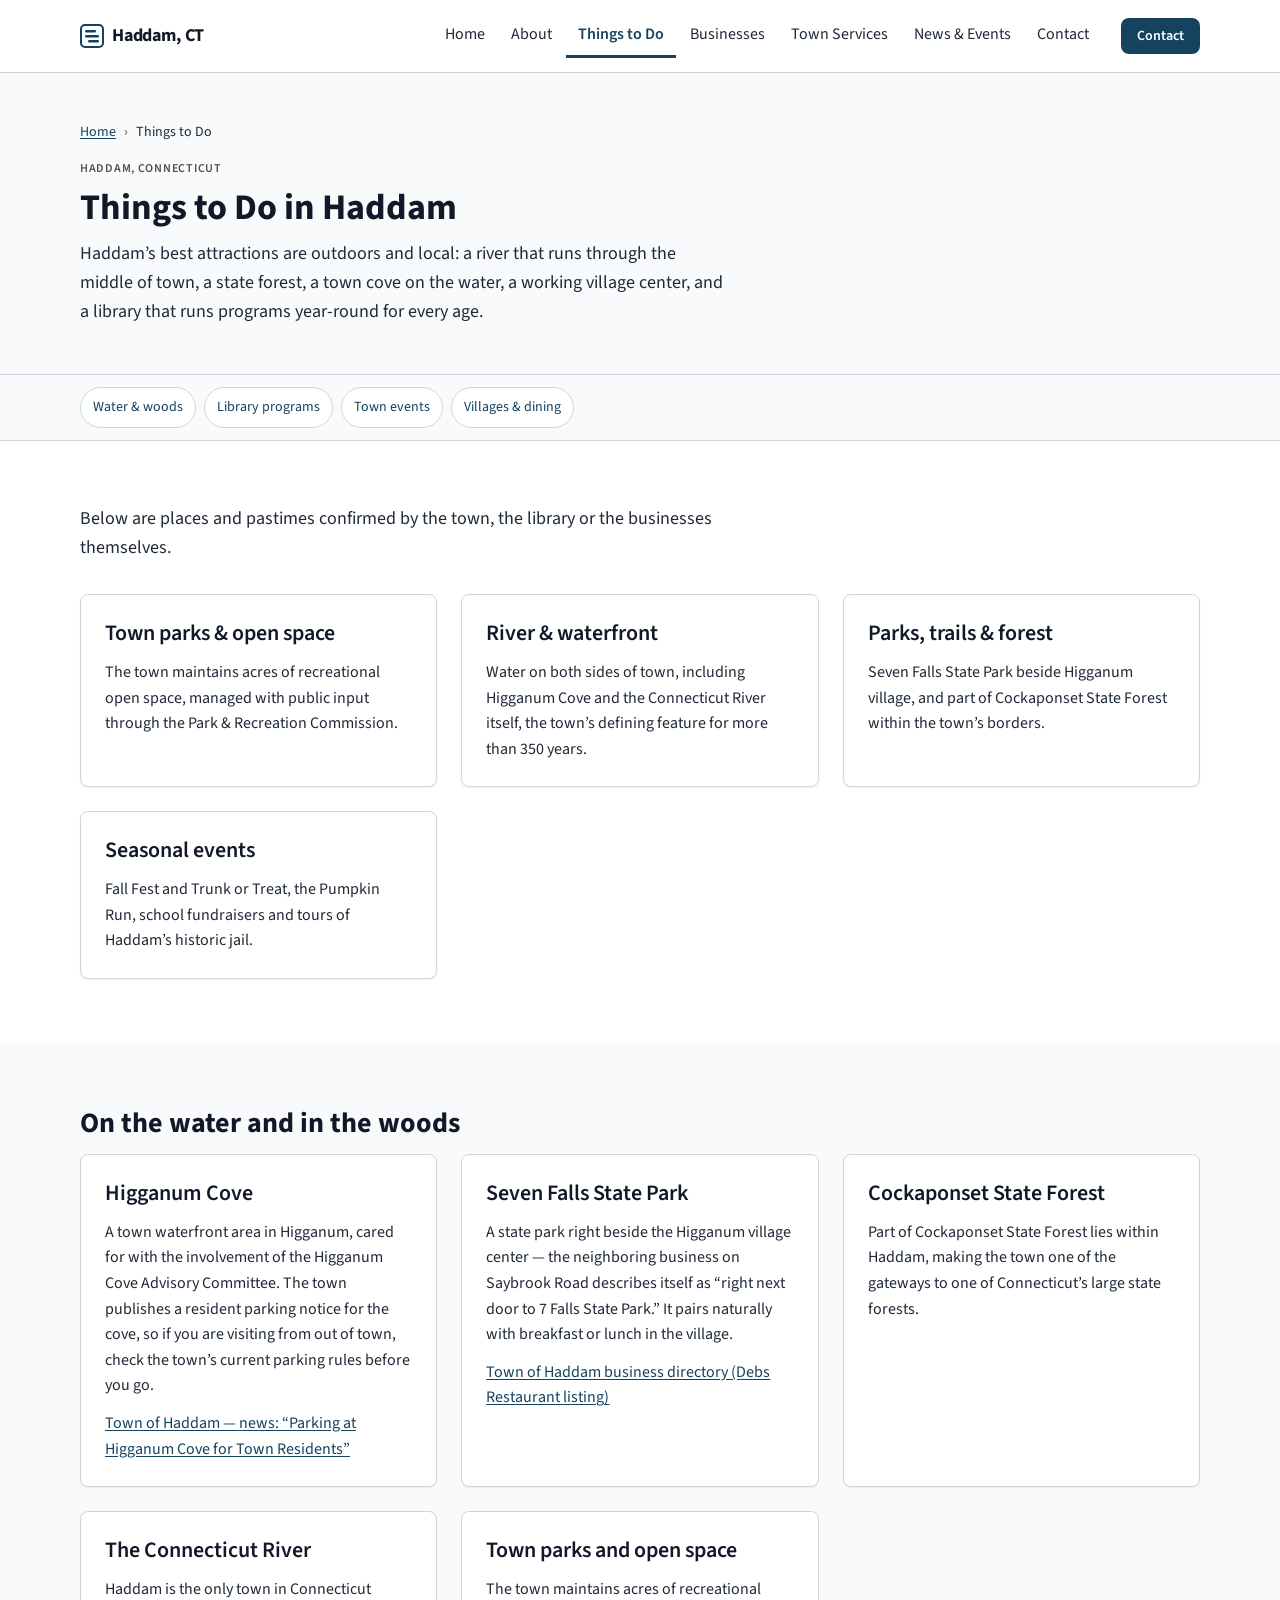
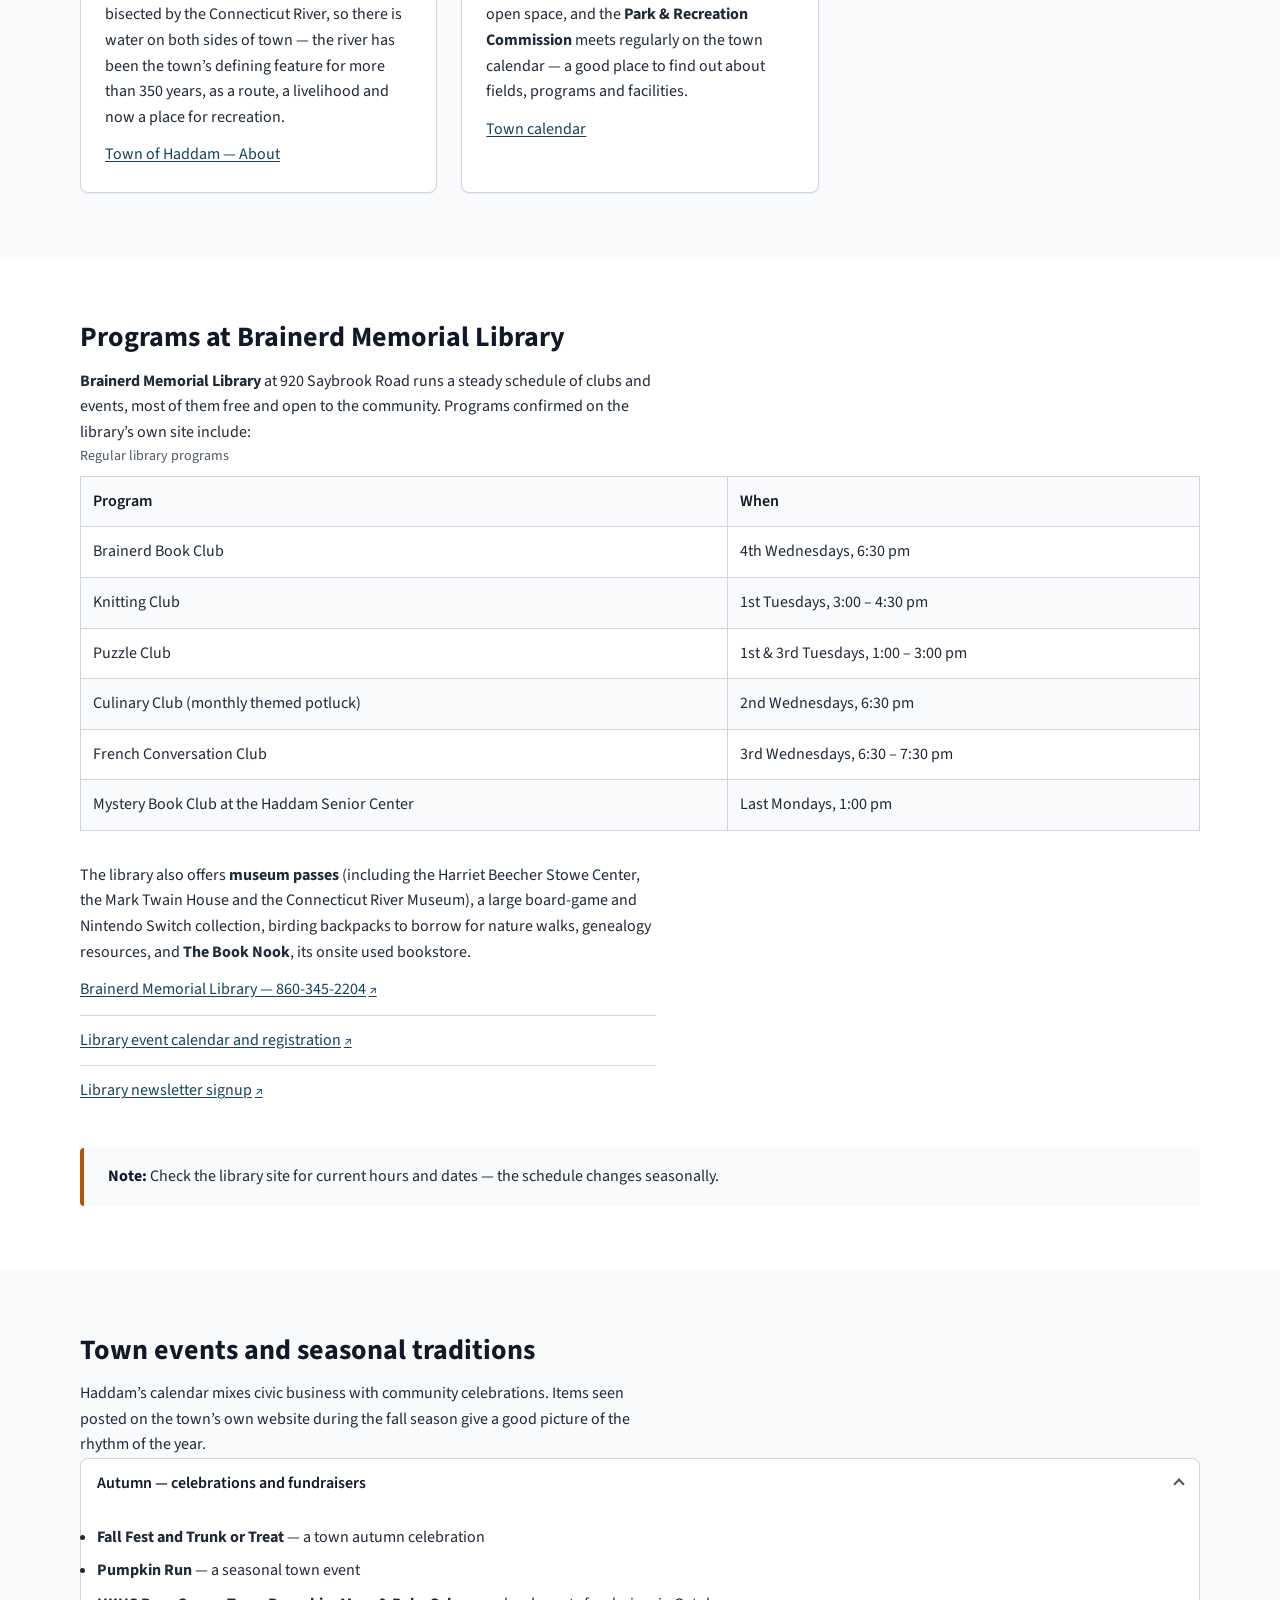
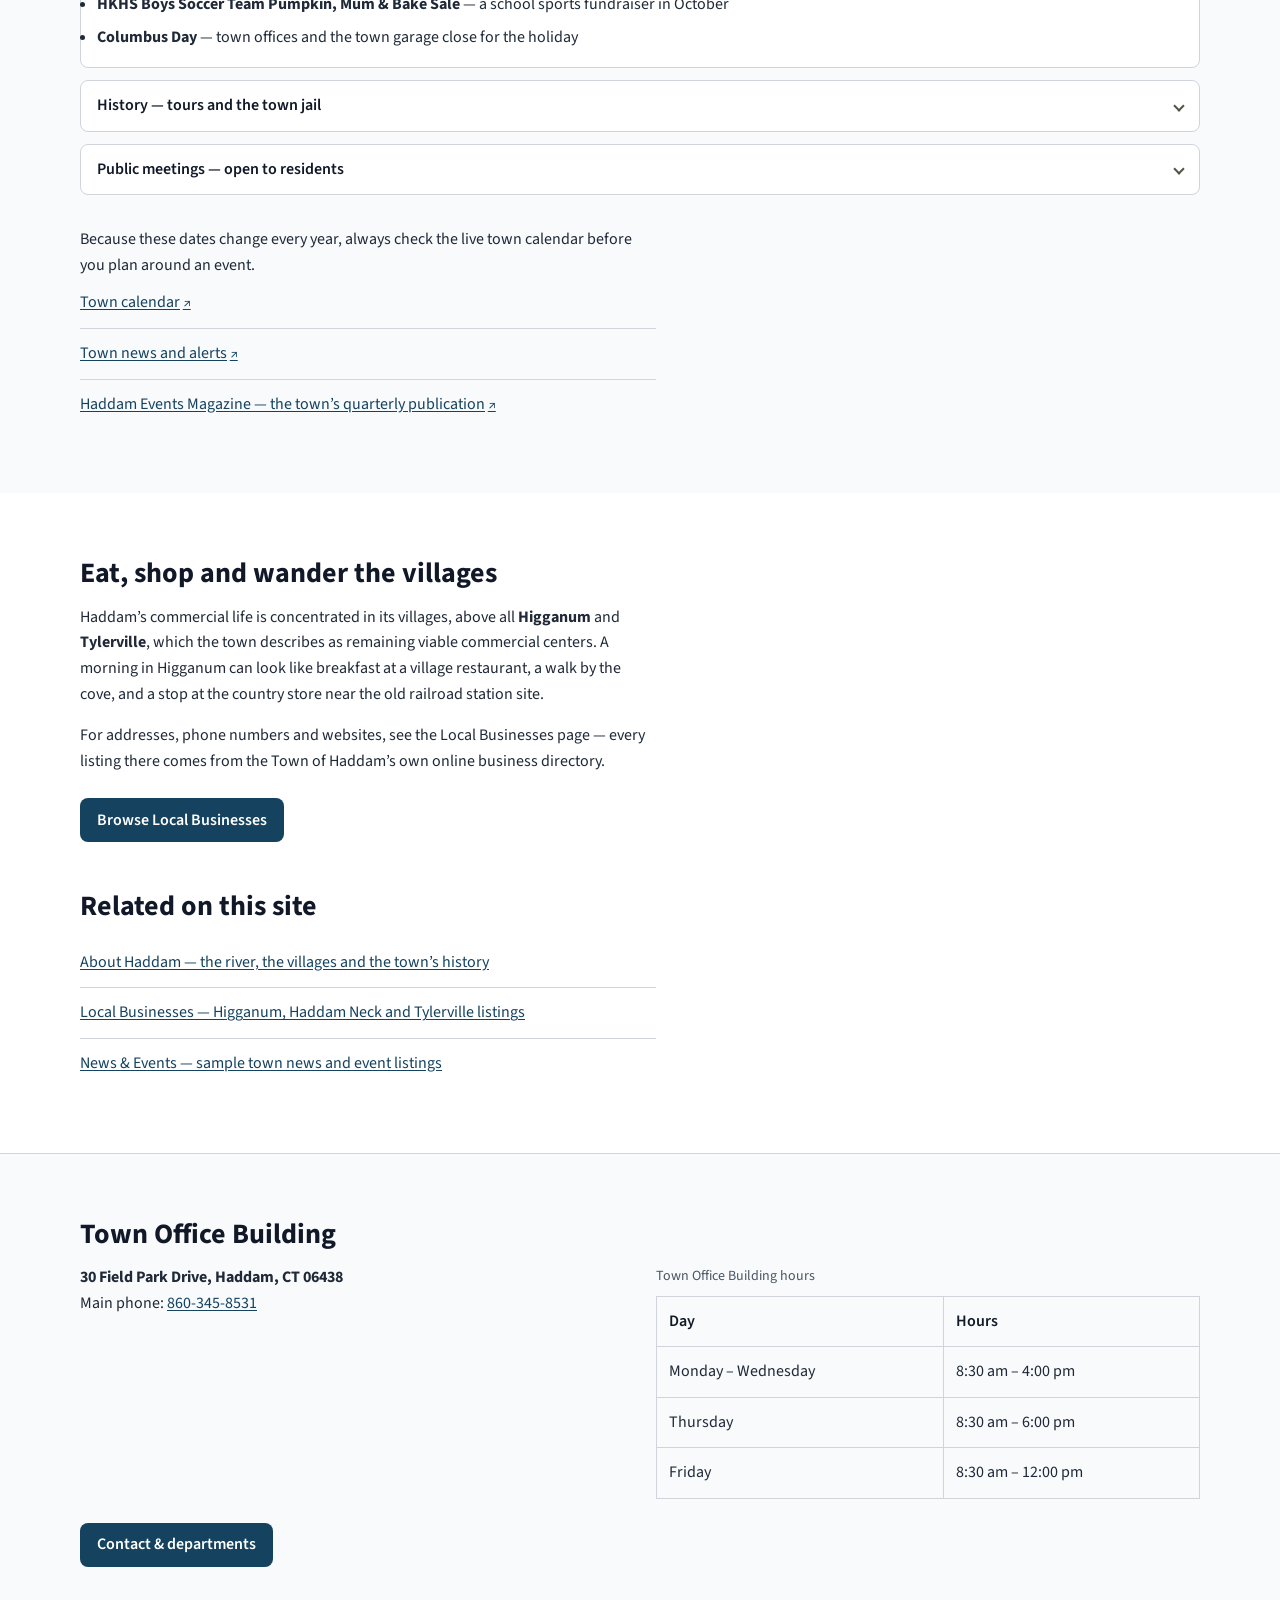
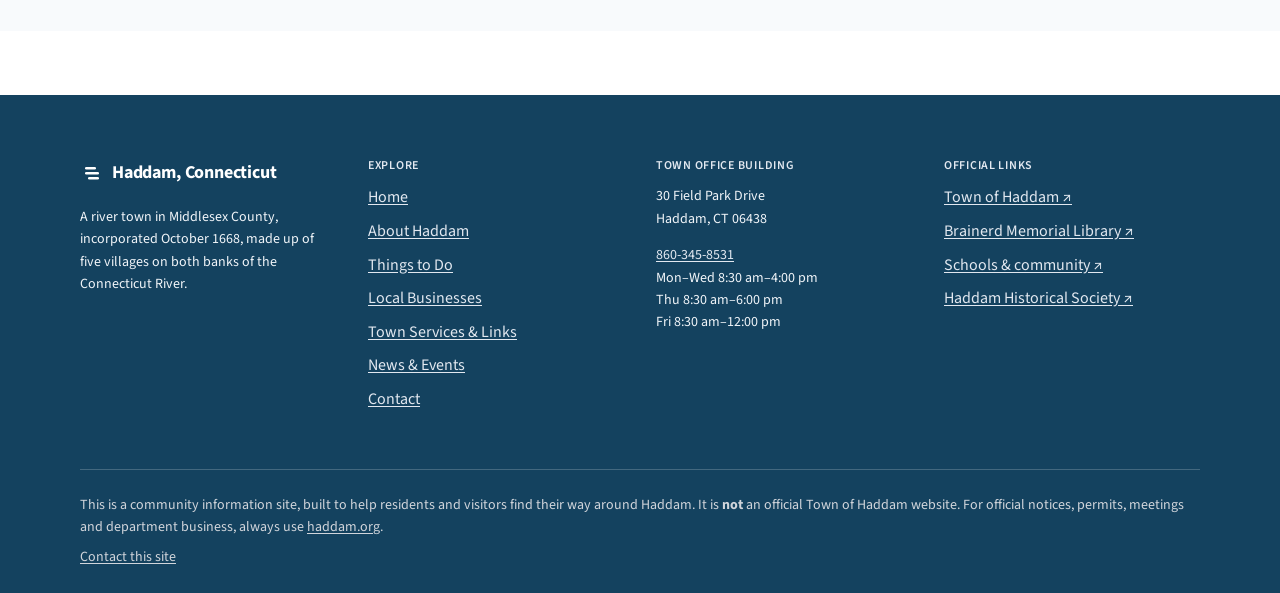
<file: things-to-do.html>
<!doctype html>
<html lang="en" class="no-js">
<head>
<meta charset="utf-8">
<meta name="viewport" content="width=device-width, initial-scale=1">
<title>Things to Do in Haddam, CT — Parks, Trails, Events &amp; Programs</title>
<meta name="description" content="Things to do in Haddam, Connecticut — Seven Falls State Park, Higganum Cove, Cockaponset State Forest, town events, library programs and seasonal traditions.">
<link rel="canonical" href="things-to-do.html">
<meta property="og:type" content="article">
<meta property="og:site_name" content="Haddam, Connecticut">
<meta property="og:title" content="Things to Do in Haddam, CT — Parks, Trails, Events &amp; Programs">
<meta property="og:description" content="River coves and state forest, trails, library programs and seasonal town events in Haddam, Connecticut.">
<meta property="og:url" content="things-to-do.html">
<link rel="preconnect" href="https://fonts.gstatic.com" crossorigin>
<link rel="stylesheet" href="https://fonts.googleapis.com/css2?family=Source+Sans+3:ital,wght@0,400;0,600;0,700;1,400&display=swap">
<link rel="stylesheet" href="css/main.css">
<link rel="icon" href="favicon.svg" type="image/svg+xml">
<script>document.documentElement.classList.replace('no-js','js');</script>
</head>
<body>
<a class="skip-link" href="#main">Skip to main content</a>

<header class="site-header">
  <div class="container header-inner">
    <a class="brand" href="index.html">
      <svg class="mark" width="24" height="24" viewBox="0 0 24 24" aria-hidden="true" focusable="false">
        <rect x="1" y="1" width="22" height="22" rx="4" fill="none" stroke="currentColor" stroke-width="2"/>
        <rect x="5" y="6" width="11" height="2.6" rx="1.3" fill="currentColor"/>
        <rect x="5" y="11" width="14" height="2.6" rx="1.3" fill="currentColor"/>
        <rect x="8" y="16" width="11" height="2.6" rx="1.3" fill="currentColor"/>
      </svg>
      Haddam, CT
    </a>
    <button class="nav-toggle" type="button" aria-expanded="false" aria-controls="site-nav">
      <svg class="icon-menu" width="20" height="20" viewBox="0 0 24 24" aria-hidden="true" focusable="false" fill="none" stroke="currentColor" stroke-width="2" stroke-linecap="round"><path d="M3 6h18M3 12h18M3 18h18"/></svg>
      <svg class="icon-close" width="20" height="20" viewBox="0 0 24 24" aria-hidden="true" focusable="false" fill="none" stroke="currentColor" stroke-width="2" stroke-linecap="round"><path d="M6 6l12 12M18 6L6 18"/></svg>
      Menu
    </button>
    <nav id="site-nav" aria-label="Primary" hidden>
      <ul class="nav-list">
        <li><a href="index.html">Home</a></li>
        <li><a href="about.html">About<span class="sr-only"> Haddam</span></a></li>
        <li><a href="things-to-do.html" aria-current="page">Things to Do</a></li>
        <li><a href="businesses.html">Businesses</a></li>
        <li><a href="services.html">Town Services</a></li>
        <li><a href="news-events.html">News &amp; Events</a></li>
        <li><a href="contact.html">Contact</a></li>
      </ul>
      <p class="nav-utility"><a href="contact.html">Contact</a></p>
    </nav>
  </div>
</header>

<main id="main">

  <div class="page-header">
    <div class="container">
      <nav class="breadcrumb" aria-label="Breadcrumb">
        <ol>
          <li><a href="index.html">Home</a></li>
          <li aria-current="page">Things to Do</li>
        </ol>
      </nav>
      <p class="eyebrow">Haddam, Connecticut</p>
      <h1>Things to Do in Haddam</h1>
      <p class="lead">Haddam&rsquo;s best attractions are outdoors and local: a river that runs through the middle of town, a state forest, a town cove on the water, a working village center, and a library that runs programs year-round for every age.</p>
    </div>
  </div>

  <nav class="jump-nav" aria-label="On this page">
    <div class="container">
      <ul>
        <li><a href="#outdoors">Water &amp; woods</a></li>
        <li><a href="#library">Library programs</a></li>
        <li><a href="#events">Town events</a></li>
        <li><a href="#villages">Villages &amp; dining</a></li>
      </ul>
    </div>
  </nav>

  <section>
    <div class="container">
      <p class="lead measure">Below are places and pastimes confirmed by the town, the library or the businesses themselves.</p>
      <div class="grid grid--cards" style="margin-top:var(--space-6)">
        <article class="card">
          <h3>Town parks &amp; open space</h3>
          <p>The town maintains acres of recreational open space, managed with public input through the Park &amp; Recreation Commission.</p>
        </article>
        <article class="card">
          <h3>River &amp; waterfront</h3>
          <p>Water on both sides of town, including Higganum Cove and the Connecticut River itself, the town&rsquo;s defining feature for more than 350 years.</p>
        </article>
        <article class="card">
          <h3>Parks, trails &amp; forest</h3>
          <p>Seven Falls State Park beside Higganum village, and part of Cockaponset State Forest within the town&rsquo;s borders.</p>
        </article>
        <article class="card">
          <h3>Seasonal events</h3>
          <p>Fall Fest and Trunk or Treat, the Pumpkin Run, school fundraisers and tours of Haddam&rsquo;s historic jail.</p>
        </article>
      </div>
    </div>
  </section>

  <section id="outdoors" class="section--alt">
    <div class="container">
      <h2>On the water and in the woods</h2>
      <div class="grid grid--cards">

        <article class="card">
          <h3>Higganum Cove</h3>
          <p>A town waterfront area in Higganum, cared for with the involvement of the Higganum Cove Advisory Committee. The town publishes a resident parking notice for the cove, so if you are visiting from out of town, check the town&rsquo;s current parking rules before you go.</p>
          <p><a href="https://www.haddam.org/" target="_blank" rel="noopener">Town of Haddam &mdash; news: &ldquo;Parking at Higganum Cove for Town Residents&rdquo;<span class="sr-only"> (opens in a new tab)</span></a></p>
        </article>

        <article class="card">
          <h3>Seven Falls State Park</h3>
          <p>A state park right beside the Higganum village center — the neighboring business on Saybrook Road describes itself as &ldquo;right next door to 7 Falls State Park.&rdquo; It pairs naturally with breakfast or lunch in the village.</p>
          <p><a href="https://www.haddam.org/BusinessDirectoryii.aspx" target="_blank" rel="noopener">Town of Haddam business directory (Debs Restaurant listing)<span class="sr-only"> (opens in a new tab)</span></a></p>
        </article>

        <article class="card">
          <h3>Cockaponset State Forest</h3>
          <p>Part of Cockaponset State Forest lies within Haddam, making the town one of the gateways to one of Connecticut&rsquo;s large state forests.</p>
        </article>

        <article class="card">
          <h3>The Connecticut River</h3>
          <p>Haddam is the only town in Connecticut bisected by the Connecticut River, so there is water on both sides of town — the river has been the town&rsquo;s defining feature for more than 350 years, as a route, a livelihood and now a place for recreation.</p>
          <p><a href="https://www.haddam.org/571/About" target="_blank" rel="noopener">Town of Haddam &mdash; About<span class="sr-only"> (opens in a new tab)</span></a></p>
        </article>

        <article class="card">
          <h3>Town parks and open space</h3>
          <p>The town maintains acres of recreational open space, and the <strong>Park &amp; Recreation Commission</strong> meets regularly on the town calendar — a good place to find out about fields, programs and facilities.</p>
          <p><a href="https://www.haddam.org/Calendar.aspx" target="_blank" rel="noopener">Town calendar<span class="sr-only"> (opens in a new tab)</span></a></p>
        </article>

      </div>
    </div>
  </section>

  <section id="library">
    <div class="container">
      <h2>Programs at Brainerd Memorial Library</h2>
      <div class="prose measure">
        <p><strong>Brainerd Memorial Library</strong> at 920 Saybrook Road runs a steady schedule of clubs and events, most of them free and open to the community. Programs confirmed on the library&rsquo;s own site include:</p>
      </div>
      <div class="table-scroll" role="region" aria-label="Library programs and their regular schedules" tabindex="0">
        <table>
          <caption>Regular library programs</caption>
          <thead><tr><th scope="col">Program</th><th scope="col">When</th></tr></thead>
          <tbody>
            <tr><td>Brainerd Book Club</td><td class="num">4th Wednesdays, 6:30 pm</td></tr>
            <tr><td>Knitting Club</td><td class="num">1st Tuesdays, 3:00 &ndash; 4:30 pm</td></tr>
            <tr><td>Puzzle Club</td><td class="num">1st &amp; 3rd Tuesdays, 1:00 &ndash; 3:00 pm</td></tr>
            <tr><td>Culinary Club (monthly themed potluck)</td><td class="num">2nd Wednesdays, 6:30 pm</td></tr>
            <tr><td>French Conversation Club</td><td class="num">3rd Wednesdays, 6:30 &ndash; 7:30 pm</td></tr>
            <tr><td>Mystery Book Club at the Haddam Senior Center</td><td class="num">Last Mondays, 1:00 pm</td></tr>
          </tbody>
        </table>
      </div>
      <div class="prose measure">
        <p>The library also offers <strong>museum passes</strong> (including the Harriet Beecher Stowe Center, the Mark Twain House and the Connecticut River Museum), a large board-game and Nintendo Switch collection, birding backpacks to borrow for nature walks, genealogy resources, and <strong>The Book Nook</strong>, its onsite used bookstore.</p>
      </div>
      <ul class="link-list link-list--external measure">
        <li><a href="https://brainerdlibrary.org/" target="_blank" rel="noopener">Brainerd Memorial Library &mdash; <span class="num">860-345-2204</span><span class="sr-only"> (opens in a new tab)</span></a></li>
        <li><a href="https://engagedpatrons.org/EventsCalendar.cfm?SiteID=9303" target="_blank" rel="noopener">Library event calendar and registration<span class="sr-only"> (opens in a new tab)</span></a></li>
        <li><a href="https://brainerdlibrary.org/library-e-news/" target="_blank" rel="noopener">Library newsletter signup<span class="sr-only"> (opens in a new tab)</span></a></li>
      </ul>
      <div class="callout callout--warning" style="margin-top:var(--space-6)">
        <p><strong class="lead-in">Note:</strong> Check the library site for current hours and dates — the schedule changes seasonally.</p>
      </div>
    </div>
  </section>

  <section id="events" class="section--alt">
    <div class="container">
      <h2>Town events and seasonal traditions</h2>
      <div class="prose measure">
        <p>Haddam&rsquo;s calendar mixes civic business with community celebrations. Items seen posted on the town&rsquo;s own website during the fall season give a good picture of the rhythm of the year.</p>
      </div>

      <details open>
        <summary>Autumn &mdash; celebrations and fundraisers</summary>
        <ul class="prose">
          <li><strong>Fall Fest and Trunk or Treat</strong> — a town autumn celebration</li>
          <li><strong>Pumpkin Run</strong> — a seasonal town event</li>
          <li><strong>HKHS Boys Soccer Team Pumpkin, Mum &amp; Bake Sale</strong> — a school sports fundraiser in October</li>
          <li><strong>Columbus Day</strong> — town offices and the town garage close for the holiday</li>
        </ul>
      </details>

      <details>
        <summary>History &mdash; tours and the town jail</summary>
        <ul class="prose">
          <li><strong>Cell Block Tales: Tour the Jail and Meet the Prisoners</strong> — a program built around Haddam&rsquo;s historic jail, which served the county until the early 1970s</li>
          <li><strong>Haddam Historical Society</strong> — the town&rsquo;s historical society, which welcomes questions about Haddam&rsquo;s past</li>
        </ul>
      </details>

      <details>
        <summary>Public meetings &mdash; open to residents</summary>
        <ul class="prose">
          <li><strong>Haddam Volunteer Fire Company Auxiliary</strong> meetings</li>
          <li><strong>Higganum Cove Advisory Committee</strong> and <strong>Economic Development Commission</strong> meetings — open to the public, and useful if you want to be part of what happens next in town</li>
        </ul>
      </details>

      <div class="prose measure" style="margin-top:var(--space-6)">
        <p>Because these dates change every year, always check the live town calendar before you plan around an event.</p>
      </div>
      <ul class="link-list link-list--external measure">
        <li><a href="https://www.haddam.org/Calendar.aspx" target="_blank" rel="noopener">Town calendar<span class="sr-only"> (opens in a new tab)</span></a></li>
        <li><a href="https://www.haddam.org/CivicAlerts.aspx" target="_blank" rel="noopener">Town news and alerts<span class="sr-only"> (opens in a new tab)</span></a></li>
        <li><a href="https://www.haddam.org/573/Haddam-Events-Magazine" target="_blank" rel="noopener">Haddam Events Magazine &mdash; the town&rsquo;s quarterly publication<span class="sr-only"> (opens in a new tab)</span></a></li>
      </ul>
    </div>
  </section>

  <section id="villages">
    <div class="container">
      <h2>Eat, shop and wander the villages</h2>
      <div class="prose measure">
        <p>Haddam&rsquo;s commercial life is concentrated in its villages, above all <strong>Higganum</strong> and <strong>Tylerville</strong>, which the town describes as remaining viable commercial centers. A morning in Higganum can look like breakfast at a village restaurant, a walk by the cove, and a stop at the country store near the old railroad station site.</p>
        <p>For addresses, phone numbers and websites, see the Local Businesses page — every listing there comes from the Town of Haddam&rsquo;s own online business directory.</p>
      </div>
      <div class="cta-row" style="margin-top:var(--space-5)">
        <a class="btn btn--primary" href="businesses.html">Browse Local Businesses</a>
      </div>

      <h2 style="margin-top:var(--space-7)">Related on this site</h2>
      <ul class="link-list measure">
        <li><a href="about.html">About Haddam &mdash; the river, the villages and the town&rsquo;s history</a></li>
        <li><a href="businesses.html">Local Businesses &mdash; Higganum, Haddam Neck and Tylerville listings</a></li>
        <li><a href="news-events.html">News &amp; Events &mdash; sample town news and event listings</a></li>
      </ul>
    </div>
  </section>

  <section class="contact-band">
    <div class="container">
      <h2>Town Office Building</h2>
      <div class="split">
        <address class="prose">
          <p><strong>30 Field Park Drive, Haddam, CT 06438</strong><br>
          Main phone: <a class="num" href="tel:+18603458531">860-345-8531</a></p>
        </address>
        <div>
          <table>
            <caption>Town Office Building hours</caption>
            <thead><tr><th scope="col">Day</th><th scope="col">Hours</th></tr></thead>
            <tbody>
              <tr><td>Monday &ndash; Wednesday</td><td class="num">8:30 am &ndash; 4:00 pm</td></tr>
              <tr><td>Thursday</td><td class="num">8:30 am &ndash; 6:00 pm</td></tr>
              <tr><td>Friday</td><td class="num">8:30 am &ndash; 12:00 pm</td></tr>
            </tbody>
          </table>
        </div>
      </div>
      <div class="cta-row" style="margin-top:var(--space-5)">
        <a class="btn btn--primary" href="contact.html">Contact &amp; departments</a>
      </div>
    </div>
  </section>

</main>

<footer class="site-footer">
  <div class="container">
    <div class="footer-grid">
      <div>
        <a class="brand" href="index.html">
          <svg class="mark" width="24" height="24" viewBox="0 0 24 24" aria-hidden="true" focusable="false">
            <rect x="5" y="6" width="11" height="2.6" rx="1.3" fill="currentColor"/>
            <rect x="5" y="11" width="14" height="2.6" rx="1.3" fill="currentColor"/>
            <rect x="8" y="16" width="11" height="2.6" rx="1.3" fill="currentColor"/>
          </svg>
          Haddam, Connecticut
        </a>
        <p style="margin-top:var(--space-3)">A river town in Middlesex County, incorporated October 1668, made up of five villages on both banks of the Connecticut River.</p>
      </div>
      <div>
        <h2>Explore</h2>
        <ul>
          <li><a href="index.html">Home</a></li>
          <li><a href="about.html">About Haddam</a></li>
          <li><a href="things-to-do.html">Things to Do</a></li>
          <li><a href="businesses.html">Local Businesses</a></li>
          <li><a href="services.html">Town Services &amp; Links</a></li>
          <li><a href="news-events.html">News &amp; Events</a></li>
          <li><a href="contact.html">Contact</a></li>
        </ul>
      </div>
      <div>
        <h2>Town Office Building</h2>
        <address>
          <p>30 Field Park Drive<br>Haddam, CT 06438</p>
          <p><a class="num" href="tel:+18603458531">860-345-8531</a></p>
        </address>
        <p>Mon&ndash;Wed 8:30 am&ndash;4:00 pm<br>Thu 8:30 am&ndash;6:00 pm<br>Fri 8:30 am&ndash;12:00 pm</p>
      </div>
      <div>
        <h2>Official links</h2>
        <ul>
          <li><a href="https://www.haddam.org/" target="_blank" rel="noopener">Town of Haddam<span class="sr-only"> (opens in a new tab)</span> &#8599;</a></li>
          <li><a href="https://brainerdlibrary.org/" target="_blank" rel="noopener">Brainerd Memorial Library<span class="sr-only"> (opens in a new tab)</span> &#8599;</a></li>
          <li><a href="https://www.haddam.org/31/Community" target="_blank" rel="noopener">Schools &amp; community<span class="sr-only"> (opens in a new tab)</span> &#8599;</a></li>
          <li><a href="https://www.haddamhistory.org/" target="_blank" rel="noopener">Haddam Historical Society<span class="sr-only"> (opens in a new tab)</span> &#8599;</a></li>
        </ul>
      </div>
    </div>
    <div class="footer-bottom">
      <p>This is a community information site, built to help residents and visitors find their way around Haddam. It is <strong>not</strong> an official Town of Haddam website. For official notices, permits, meetings and department business, always use <a href="https://www.haddam.org/" target="_blank" rel="noopener">haddam.org<span class="sr-only"> (opens in a new tab)</span></a>.</p>
      <p><a href="contact.html">Contact this site</a></p>
    </div>
  </div>
</footer>

<script src="js/site.js" defer></script>
</body>
</html>
</file>
<file: css/main.css>
/* ==========================================================================
   Haddam, Connecticut — Community Site · main.css
   Built to design/style-guide.md v1.0 and design/color-palette.md v1.0
   Mobile-first. Plain CSS. No framework, no build step.
   ========================================================================== */

@import url("tokens.css");

/* -------------------------------------------------------------- reset --- */
*, *::before, *::after { box-sizing: border-box; }

html { -webkit-text-size-adjust: 100%; }

body {
  margin: 0;
  font-family: var(--font-sans);
  font-size: var(--fs-body);
  line-height: 1.6;
  color: var(--text);
  background: var(--surface);
  overflow-wrap: break-word;
}

body.nav-open { overflow: hidden; }

img, svg, video { max-width: 100%; height: auto; }
svg { display: block; }

/* ------------------------------------------------------- accessibility -- */
.sr-only {
  position: absolute;
  width: 1px; height: 1px;
  padding: 0; margin: -1px;
  overflow: hidden;
  clip: rect(0, 0, 0, 0);
  white-space: nowrap;
  border: 0;
}

.skip-link {
  position: absolute;
  left: var(--space-4);
  top: -100px;
  z-index: 200;
  padding: var(--space-3) var(--space-5);
  background: var(--primary);
  color: var(--on-primary);
  font-weight: 600;
  text-decoration: none;
  border-radius: var(--radius-md);
}
.skip-link:focus { top: var(--space-4); }

:focus-visible {
  outline: var(--focus-ring);
  outline-offset: 2px;
  border-radius: var(--radius-sm);
}
.on-dark :focus-visible,
.hero :focus-visible,
.site-footer :focus-visible { outline-color: var(--focus-on-dark); }

/* ------------------------------------------------------------- layout --- */
.container {
  width: 100%;
  max-width: var(--container-max);
  margin-inline: auto;
  padding-inline: var(--gutter);
}

.measure { max-width: var(--measure); }

section { padding-block: var(--space-8); }
.section--alt { background: var(--surface-alt); }
.section--tight { padding-block: var(--space-7); }
.section--tight + .section--tight { padding-block: var(--space-5); }

[id] { scroll-margin-top: 88px; }

/* --------------------------------------------------------- typography --- */
h1, h2, h3, h4 {
  color: var(--text-strong);
  margin: 0 0 0.5em;
  text-wrap: balance;
  line-height: 1.2;
}
h1 { font-size: var(--fs-h1); line-height: 1.15; }
h2 { font-size: var(--fs-h2); }
h3 { font-size: var(--fs-h3); font-weight: 600; line-height: 1.3; }
h4 { font-size: var(--fs-h4); font-weight: 600; line-height: 1.4; }

p { margin: 0 0 1em; }
p:last-child, ul:last-child, ol:last-child, dl:last-child { margin-bottom: 0; }

.lead { font-size: var(--fs-body-lg); color: var(--text); }

.eyebrow {
  display: block;
  font-size: var(--fs-xs);
  font-weight: 600;
  text-transform: uppercase;
  letter-spacing: 0.06em;
  color: var(--accent);
  margin: 0 0 var(--space-2);
}

.section-rule {
  border: 0;
  border-top: 1px solid var(--border);
  margin: 0 0 var(--space-6);
}

.num { font-variant-numeric: tabular-nums; }

blockquote {
  margin: 0 0 1em;
  padding: var(--space-4) var(--space-5);
  border-left: 4px solid var(--accent);
  background: var(--accent-tint);
  border-radius: var(--radius-sm);
}

/* -------------------------------------------------------------- links --- */
a { color: var(--link); text-underline-offset: 2px; }
a:hover { color: var(--link-hover); text-decoration-thickness: 2px; }

.ext::after {
  content: "\2197"; /* ↗ */
  display: inline-block;
  margin-left: 0.2em;
  font-size: 0.85em;
  text-decoration: none;
}

/* ---------------------------------------------------------------- nav --- */
.site-header {
  position: sticky;
  top: 0;
  z-index: 100;
  background: var(--surface);
  border-bottom: 1px solid var(--border);
}

.header-inner {
  display: flex;
  align-items: center;
  justify-content: space-between;
  gap: var(--space-4);
  min-height: 64px;
}
@media (min-width: 768px) { .header-inner { min-height: 72px; } }

.brand {
  display: inline-flex;
  align-items: center;
  gap: var(--space-2);
  font-size: var(--fs-h4);
  font-weight: 700;
  letter-spacing: -0.01em;
  color: var(--text-strong);
  text-decoration: none;
  flex: 0 0 auto;
}
.brand:hover { color: var(--primary); }
.brand .mark { color: var(--primary); flex: 0 0 auto; }

.nav-toggle {
  display: inline-flex;
  align-items: center;
  gap: var(--space-2);
  min-height: 44px;
  padding: 0 var(--space-3);
  font: inherit;
  font-weight: 600;
  color: var(--text);
  background: var(--surface);
  border: 1px solid var(--border);
  border-radius: var(--radius-md);
  cursor: pointer;
}
.nav-toggle .icon-close { display: none; }
.nav-toggle[aria-expanded="true"] .icon-menu { display: none; }
.nav-toggle[aria-expanded="true"] .icon-close { display: block; }

@media (min-width: 768px) { .nav-toggle { display: none; } }

#site-nav {
  position: absolute;
  left: 0; right: 0;
  top: 100%;
  background: var(--surface);
  border-bottom: 1px solid var(--border);
  box-shadow: var(--shadow-md);
  max-height: calc(100vh - 64px);
  overflow-y: auto;
}
#site-nav[hidden] { display: none; }

.nav-list {
  list-style: none;
  margin: 0;
  padding: 0;
}
.nav-list a {
  display: flex;
  align-items: center;
  min-height: 48px;
  padding: var(--space-2) var(--gutter);
  font-size: var(--fs-body);
  text-decoration: none;
  color: var(--text);
  border-bottom: 1px solid var(--border);
}
.nav-list a:hover { background: var(--surface-alt); color: var(--primary); }
.nav-list a[aria-current="page"] { font-weight: 600; color: var(--primary); }

.nav-utility a {
  display: inline-flex;
  align-items: center;
  min-height: 44px;
  margin: var(--space-4) var(--gutter);
  font-weight: 600;
  color: var(--primary);
}

@media (min-width: 768px) {
  #site-nav {
    position: static;
    display: flex;
    align-items: center;
    gap: var(--space-2);
    border: 0;
    box-shadow: none;
    background: transparent;
    max-height: none;
    overflow: visible;
    flex: 1 1 auto;
    justify-content: flex-end;
  }
  .nav-list { display: flex; align-items: center; gap: 2px; }
  .nav-list a {
    display: inline-block;
    min-height: 0;
    padding: var(--space-2) var(--space-3);
    font-size: var(--fs-sm);
    border: 0;
    border-bottom: 3px solid transparent;
    color: var(--text);
  }
  .nav-list a[aria-current="page"] { border-bottom-color: var(--primary); }
  .nav-utility { display: none; }
}
@media (min-width: 1024px) {
  .nav-list a { font-size: var(--fs-body); }
  .nav-utility { display: block; }
  .nav-utility a {
    display: inline-flex;
    min-height: 36px;
    margin: 0 0 0 var(--space-3);
    padding: 0 var(--space-4);
    font-size: var(--fs-sm);
    background: var(--primary);
    color: var(--on-primary);
    border-radius: var(--radius-md);
    text-decoration: none;
  }
  .nav-utility a:hover { background: var(--primary-hover); color: var(--on-primary); }
}

/* ----------------------------------------------------------- breadcrumb -- */
.breadcrumb {
  font-size: var(--fs-sm);
  margin-bottom: var(--space-4);
}
.breadcrumb ol {
  list-style: none;
  display: flex;
  flex-wrap: wrap;
  gap: var(--space-2);
  margin: 0;
  padding: 0;
}
.breadcrumb li + li::before {
  content: "\203A"; /* › */
  margin-right: var(--space-2);
  color: var(--text-muted);
}

/* ------------------------------------------------------------ hero ------ */
.hero {
  background: var(--surface-strong);
  color: var(--text-on-dark);
  padding-block: var(--space-8);
}
@media (min-width: 1024px) { .hero { padding-block: var(--space-9); } }

.hero h1 {
  color: #FFFFFF;
  font-size: var(--fs-display);
  line-height: 1.1;
  max-width: 22ch;
}
.hero .hero-sub {
  font-size: var(--fs-body-lg);
  color: var(--grey-200);
  max-width: var(--measure);
  margin-bottom: var(--space-5);
}
.hero p { color: var(--text-on-dark); max-width: var(--measure); }
.hero .cta-row { margin-top: var(--space-6); }

/* ------------------------------------------------------- page header ---- */
.page-header {
  background: var(--surface-alt);
  border-bottom: 1px solid var(--border);
  padding-block: var(--space-7);
}
.page-header h1 { margin-bottom: var(--space-3); }
.page-header .lead { max-width: var(--measure); margin-bottom: 0; }

/* ------------------------------------------------------------ buttons --- */
.cta-row {
  display: flex;
  flex-wrap: wrap;
  gap: var(--space-3);
}

.btn {
  display: inline-flex;
  align-items: center;
  justify-content: center;
  gap: var(--space-2);
  min-height: 44px;
  padding: 0 var(--space-4);
  font-family: inherit;
  font-size: var(--fs-body);
  font-weight: 600;
  line-height: 1.2;
  text-align: center;
  text-decoration: none;
  border-radius: var(--radius-md);
  border: 1px solid transparent;
  cursor: pointer;
}
.btn--sm { min-height: 36px; font-size: var(--fs-sm); }

.btn--primary {
  background: var(--primary);
  color: var(--on-primary);
}
.btn--primary:hover { background: var(--primary-hover); color: var(--on-primary); }
.btn--primary:active { background: var(--primary-active); }

.btn--secondary {
  background: transparent;
  color: var(--primary);
  border-color: var(--primary);
}
.btn--secondary:hover { background: var(--primary-tint); color: var(--primary-hover); }

.btn--on-dark {
  background: transparent;
  color: var(--on-primary);
  border-color: var(--on-primary);
}
.btn--on-dark:hover { background: rgba(255,255,255,.12); color: #FFFFFF; }

.btn--neutral {
  background: var(--grey-100);
  color: var(--text);
  border-color: var(--border);
}
.btn--neutral:hover { background: var(--grey-200); color: var(--text-strong); }

.btn[disabled], .btn[aria-disabled="true"] {
  background: var(--grey-300);
  color: var(--text-muted);
  border-color: var(--grey-300);
  cursor: not-allowed;
  pointer-events: none;
}

/* --------------------------------------------------------------- grid --- */
.grid { display: grid; gap: var(--space-5); grid-template-columns: 1fr; }
@media (min-width: 480px) { .grid--cards { grid-template-columns: repeat(2, 1fr); } }
@media (min-width: 1024px) { .grid--cards { grid-template-columns: repeat(3, 1fr); } }
@media (min-width: 1280px) { .grid--cards--wide { grid-template-columns: repeat(4, 1fr); } }

.split { display: grid; gap: var(--space-6); grid-template-columns: 1fr; }
@media (min-width: 768px) { .split { grid-template-columns: 1fr 1fr; align-items: start; } }
@media (min-width: 1024px) {
  .split--sidebar { grid-template-columns: minmax(0, 8fr) minmax(0, 4fr); }
}

/* -------------------------------------------------------------- cards --- */
.card {
  position: relative;
  display: flex;
  flex-direction: column;
  gap: var(--space-3);
  padding: var(--space-5);
  background: var(--surface);
  border: 1px solid var(--border);
  border-radius: var(--radius-md);
  box-shadow: var(--shadow-sm);
}
.card h3 { margin-bottom: 0; }
.card p { margin-bottom: 0; }

.card-link {
  color: var(--text-strong);
  text-decoration: none;
}
.card-link::after {
  content: "";
  position: absolute;
  inset: 0;
}
.card a:not(.card-link) { position: relative; z-index: 1; }

.card--link .card-link { color: var(--primary); text-decoration: underline; }

@media (hover: hover) {
  .card--link:hover {
    box-shadow: var(--shadow-md);
    border-color: var(--grey-400);
  }
}

.card-icon { color: var(--primary); }

.tile {
  display: flex;
  flex-direction: column;
  gap: var(--space-2);
}
.tile .tile-label { font-weight: 600; color: var(--text-strong); }

/* --------------------------------------------------------------- stats -- */
.stat-strip {
  background: var(--surface-alt);
  border-top: 2px solid var(--primary);
}
.stat-grid { display: grid; gap: var(--space-5); grid-template-columns: 1fr 1fr; }
@media (min-width: 1024px) { .stat-grid { grid-template-columns: repeat(4, 1fr); } }

.stat dt {
  font-size: var(--fs-xs);
  font-weight: 600;
  text-transform: uppercase;
  letter-spacing: 0.06em;
  color: var(--text-muted);
  margin-bottom: var(--space-1);
}
.stat dd {
  margin: 0;
  font-size: var(--fs-h3);
  font-weight: 700;
  color: var(--text-strong);
  font-variant-numeric: tabular-nums;
}

/* --------------------------------------------------------- key facts ---- */
.facts {
  display: grid;
  gap: var(--space-2) var(--space-5);
  grid-template-columns: 1fr;
  margin: 0;
}
@media (min-width: 480px) {
  .facts { grid-template-columns: minmax(140px, 12rem) 1fr; }
}
.facts dt { font-weight: 600; color: var(--text-strong); }
.facts dd { margin: 0 0 var(--space-2); }

/* ------------------------------------------------------------ history --- */
.history {
  background: var(--accent-tint);
  border-radius: var(--radius-md);
  padding: var(--space-5);
}
.history h3, .history h4 { color: var(--text-strong); }
.history .eyebrow { color: var(--accent); }

/* --------------------------------------------------------------- lists -- */
.link-list { list-style: none; margin: 0; padding: 0; }
.link-list li { border-top: 1px solid var(--border); }
.link-list li:first-child { border-top: 0; }
.link-list a {
  display: block;
  padding-block: var(--space-3);
}
.link-list--external a::after {
  content: "\2197";
  margin-left: 0.2em;
  font-size: 0.85em;
}

.teaser-list { list-style: none; margin: 0; padding: 0; }
.teaser-list li {
  padding-block: var(--space-3);
  border-top: 1px solid var(--border);
}
.teaser-list li:first-child { border-top: 0; }
.teaser-list time {
  display: block;
  font-size: var(--fs-sm);
  color: var(--text-muted);
  font-variant-numeric: tabular-nums;
}

.prose ul, .prose ol { padding-left: 1.25em; }
.prose li { margin-bottom: var(--space-2); }
.prose li:last-child { margin-bottom: 0; }

/* --------------------------------------------------------------- chips -- */
.badge {
  display: inline-block;
  align-self: flex-start;
  padding: var(--space-1) var(--space-2);
  font-size: var(--fs-xs);
  font-weight: 600;
  text-transform: uppercase;
  letter-spacing: 0.06em;
  color: var(--text);
  background: var(--grey-100);
  border-radius: var(--radius-pill);
}

.filter-chips { display: flex; flex-wrap: wrap; gap: var(--space-2); list-style: none; margin: 0; padding: 0; }
.filter-chips a {
  display: block;
  padding: var(--space-2) var(--space-3);
  font-size: var(--fs-sm);
  text-decoration: none;
  color: var(--primary);
  background: var(--primary-tint);
  border-radius: var(--radius-pill);
}
.filter-chips a:hover { background: var(--grey-200); color: var(--primary-hover); }

/* ----------------------------------------------------------- callouts --- */
.callout {
  padding: var(--space-4) var(--space-5);
  background: var(--surface-alt);
  border-left: 4px solid var(--info);
  border-radius: var(--radius-sm);
  margin-bottom: var(--space-6);
}
.callout:last-child { margin-bottom: 0; }
.callout p:last-child { margin-bottom: 0; }
.callout strong.lead-in { color: var(--text-strong); }
.callout--info { border-left-color: var(--info); }
.callout--warning { border-left-color: var(--warning); }
.callout--success { border-left-color: var(--success); }
.callout--danger { border-left-color: var(--danger); }

/* ------------------------------------------------------------- tables --- */
.table-scroll {
  overflow-x: auto;
  margin-bottom: var(--space-6);
}
.table-scroll:last-child { margin-bottom: 0; }

table {
  width: 100%;
  border-collapse: collapse;
  font-size: var(--fs-body);
}
caption {
  text-align: left;
  font-size: var(--fs-sm);
  color: var(--text-muted);
  padding-bottom: var(--space-2);
}
th, td {
  text-align: left;
  padding: var(--space-3);
  border: 1px solid var(--border);
  vertical-align: top;
}
th { background: var(--surface-alt); color: var(--text-strong); font-weight: 600; }
tbody tr:nth-child(even) { background: var(--grey-50); }

/* --------------------------------------------------------- businesses --- */
.business-card address {
  font-style: normal;
  font-size: var(--fs-sm);
  color: var(--text-muted);
}
.business-meta {
  display: flex;
  flex-wrap: wrap;
  gap: var(--space-2) var(--space-4);
  font-size: var(--fs-sm);
  align-items: baseline;
}
.business-meta .no-site { color: var(--text-muted); font-style: italic; }

.filter-bar {
  display: grid;
  gap: var(--space-4);
  grid-template-columns: 1fr;
  padding: var(--space-5);
  background: var(--surface);
  border: 1px solid var(--border);
  border-radius: var(--radius-md);
  box-shadow: var(--shadow-sm);
  margin-bottom: var(--space-6);
}
@media (min-width: 768px) {
  .filter-bar {
    position: sticky;
    top: 80px;
    z-index: 50;
    grid-template-columns: 2fr 1fr auto;
    align-items: end;
  }
}

.field { display: flex; flex-direction: column; gap: var(--space-1); }
.field label { font-size: var(--fs-sm); font-weight: 600; color: var(--text-strong); }
input, select, textarea {
  font-family: inherit;
  font-size: var(--fs-body);
  min-height: 44px;
  padding: var(--space-2) var(--space-3);
  color: var(--text);
  background: var(--surface);
  border: 1px solid var(--border-strong);
  border-radius: var(--radius-sm);
}
textarea { min-height: 8rem; resize: vertical; }
input[type="checkbox"] { min-height: 0; }

#filter-status {
  font-size: var(--fs-sm);
  color: var(--text-muted);
  grid-column: 1 / -1;
}

/* --------------------------------------------------------------- forms -- */
.form-grid { display: grid; gap: var(--space-4); grid-template-columns: 1fr; }
@media (min-width: 480px) { .form-grid--two { grid-template-columns: 1fr 1fr; } }
.form-note { font-size: var(--fs-sm); color: var(--text-muted); }
.required-note { font-weight: 400; color: var(--text-muted); font-size: var(--fs-sm); }

/* ---------------------------------------------------------- accordion --- */
details {
  border: 1px solid var(--border);
  border-radius: var(--radius-md);
  background: var(--surface);
  margin-bottom: var(--space-3);
}
summary {
  display: flex;
  align-items: center;
  justify-content: space-between;
  gap: var(--space-3);
  min-height: 44px;
  padding: var(--space-3) var(--space-4);
  font-weight: 600;
  color: var(--text-strong);
  cursor: pointer;
  list-style: none;
}
summary::-webkit-details-marker { display: none; }
summary::after {
  content: "";
  flex: 0 0 auto;
  width: 8px; height: 8px;
  border-right: 2px solid var(--accent);
  border-bottom: 2px solid var(--accent);
  transform: rotate(45deg);
}
details[open] > summary::after { transform: rotate(-135deg); }
details > :not(summary) { padding-inline: var(--space-4); }
details > :last-child { padding-bottom: var(--space-4); }

/* -------------------------------------------------------- jump nav ------ */
.jump-nav {
  background: var(--surface-alt);
  border-bottom: 1px solid var(--border);
  padding-block: var(--space-3);
}
.jump-nav ul {
  display: flex;
  flex-wrap: wrap;
  gap: var(--space-2);
  list-style: none;
  margin: 0;
  padding: 0;
}
.jump-nav a {
  display: block;
  padding: var(--space-2) var(--space-3);
  font-size: var(--fs-sm);
  text-decoration: none;
  color: var(--primary);
  background: var(--surface);
  border: 1px solid var(--border);
  border-radius: var(--radius-pill);
}
.jump-nav a:hover { border-color: var(--primary); background: var(--primary-tint); }

/* ------------------------------------------------------------ contact --- */
.contact-band {
  background: var(--surface-alt);
  border-top: 1px solid var(--border);
}
.contact-band address { font-style: normal; }

.map-panel {
  display: flex;
  align-items: center;
  justify-content: center;
  aspect-ratio: 16 / 9;
  background: var(--grey-100);
  border: 1px solid var(--border);
  border-radius: var(--radius-md);
  color: var(--grey-500);
  font-size: var(--fs-sm);
}

/* ------------------------------------------------------------- footer --- */
.site-footer {
  background: var(--surface-strong);
  color: var(--text-on-dark);
  padding-block: var(--space-8) var(--space-5);
  margin-top: var(--space-8);
}
.site-footer h2 {
  font-size: var(--fs-xs);
  font-weight: 600;
  text-transform: uppercase;
  letter-spacing: 0.06em;
  color: var(--grey-200);
  margin-bottom: var(--space-3);
}
.site-footer a { color: var(--grey-200); }
.site-footer a:hover { color: #FFFFFF; text-decoration-thickness: 2px; }
.site-footer .brand { color: #FFFFFF; }
.site-footer .brand .mark { color: #FFFFFF; }
.site-footer ul { list-style: none; margin: 0; padding: 0; }
.site-footer li { margin-bottom: var(--space-2); }
.site-footer address { font-style: normal; }
.site-footer p { color: var(--text-on-dark); font-size: var(--fs-sm); }

.footer-grid { display: grid; gap: var(--space-6); grid-template-columns: 1fr; }
@media (min-width: 768px) { .footer-grid { grid-template-columns: repeat(2, 1fr); } }
@media (min-width: 1024px) { .footer-grid { grid-template-columns: repeat(4, 1fr); } }

.footer-bottom {
  margin-top: var(--space-7);
  padding-top: var(--space-5);
  border-top: 1px solid rgba(255,255,255,.2);
  font-size: var(--fs-sm);
  color: var(--grey-300);
  display: flex;
  flex-wrap: wrap;
  gap: var(--space-2) var(--space-5);
  justify-content: space-between;
}
.footer-bottom p { color: var(--grey-300); margin: 0; }
.footer-bottom a { color: var(--grey-300); }

/* ------------------------------------------------------------ motion ---- */
@media (prefers-reduced-motion: no-preference) {
  html { scroll-behavior: smooth; }
  .card--link { transition: box-shadow .15s ease, border-color .15s ease; }
  .btn { transition: background-color .15s ease, color .15s ease; }
}

/* ------------------------------------------------------------- print ---- */
@media print {
  .site-header, .site-footer, .jump-nav, .filter-bar, .contact-band,
  .nav-toggle, .skip-link, .cta-row { display: none !important; }
  body { color: #000; background: #FFF; }
  a { color: #000; }
  a[href^="http"]::after { content: " (" attr(href) ")"; font-size: 0.8em; }
  section { padding-block: 0; }
}
</file>
